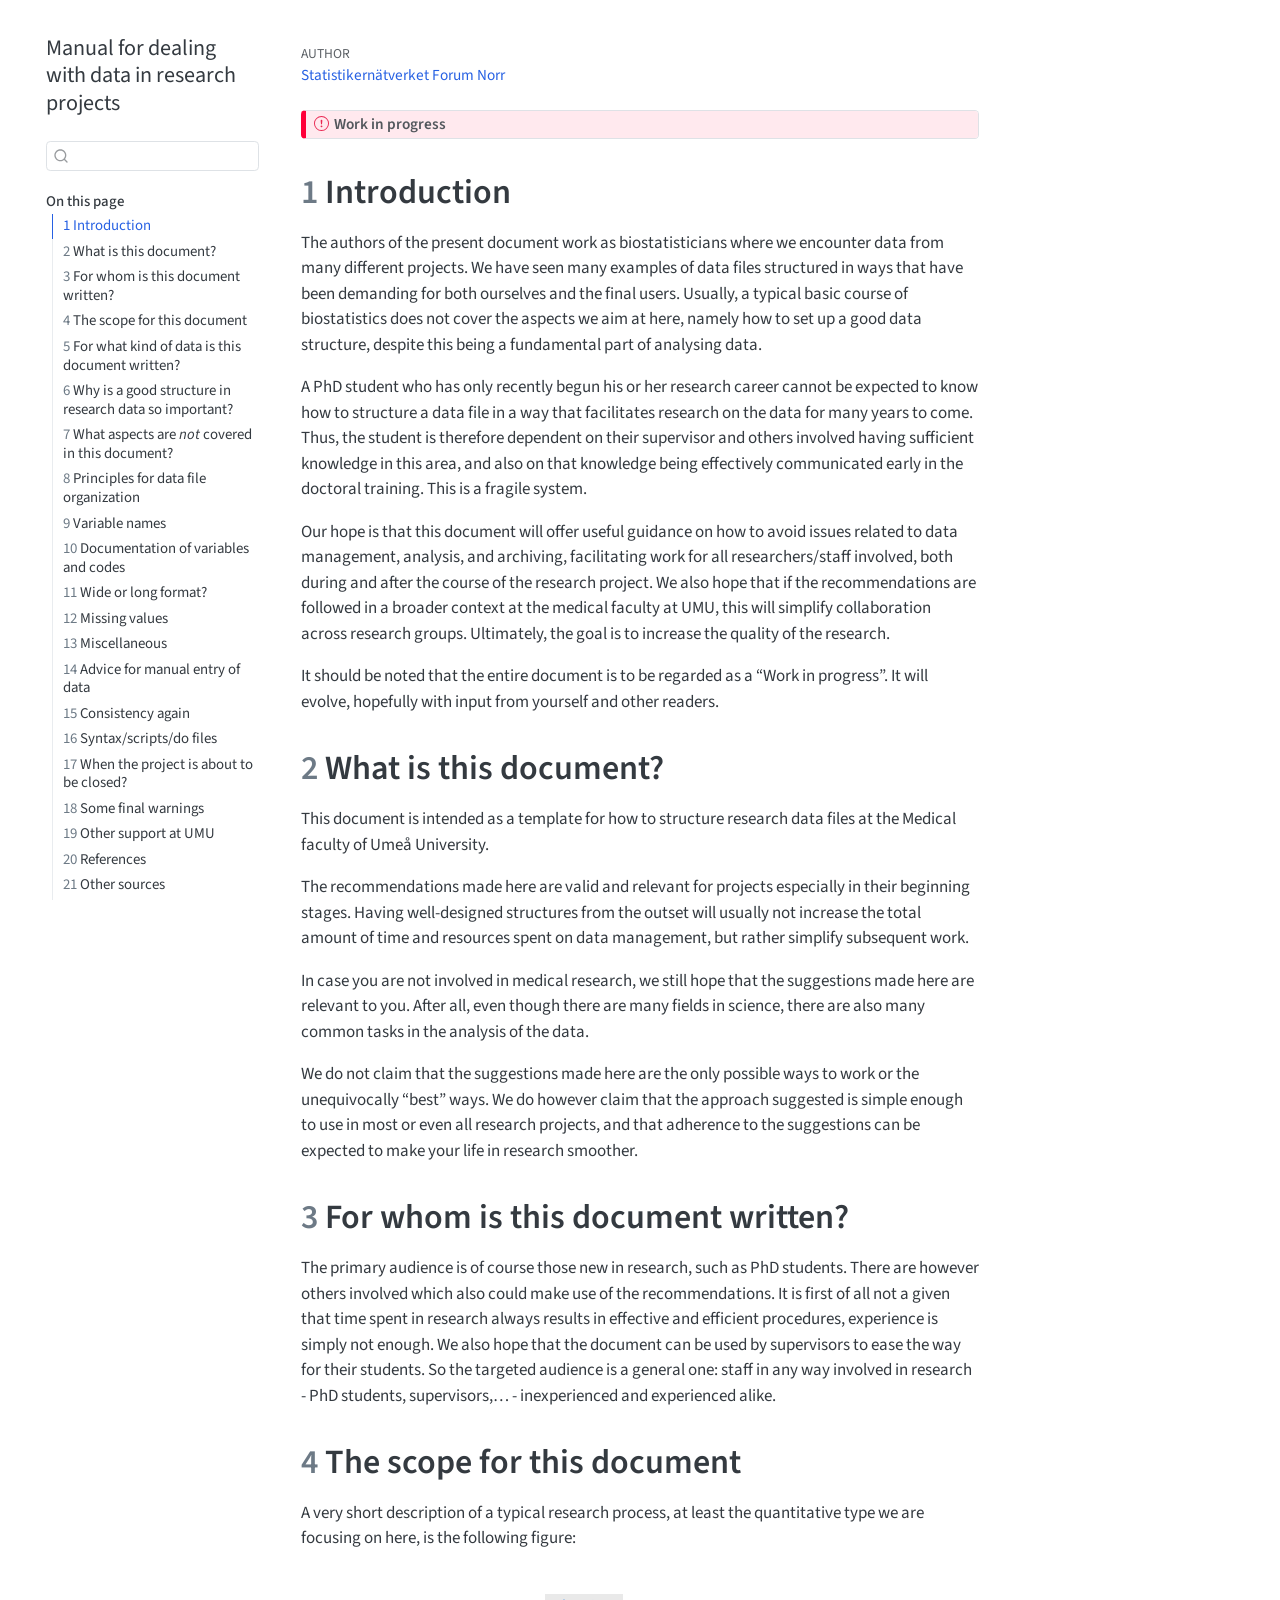
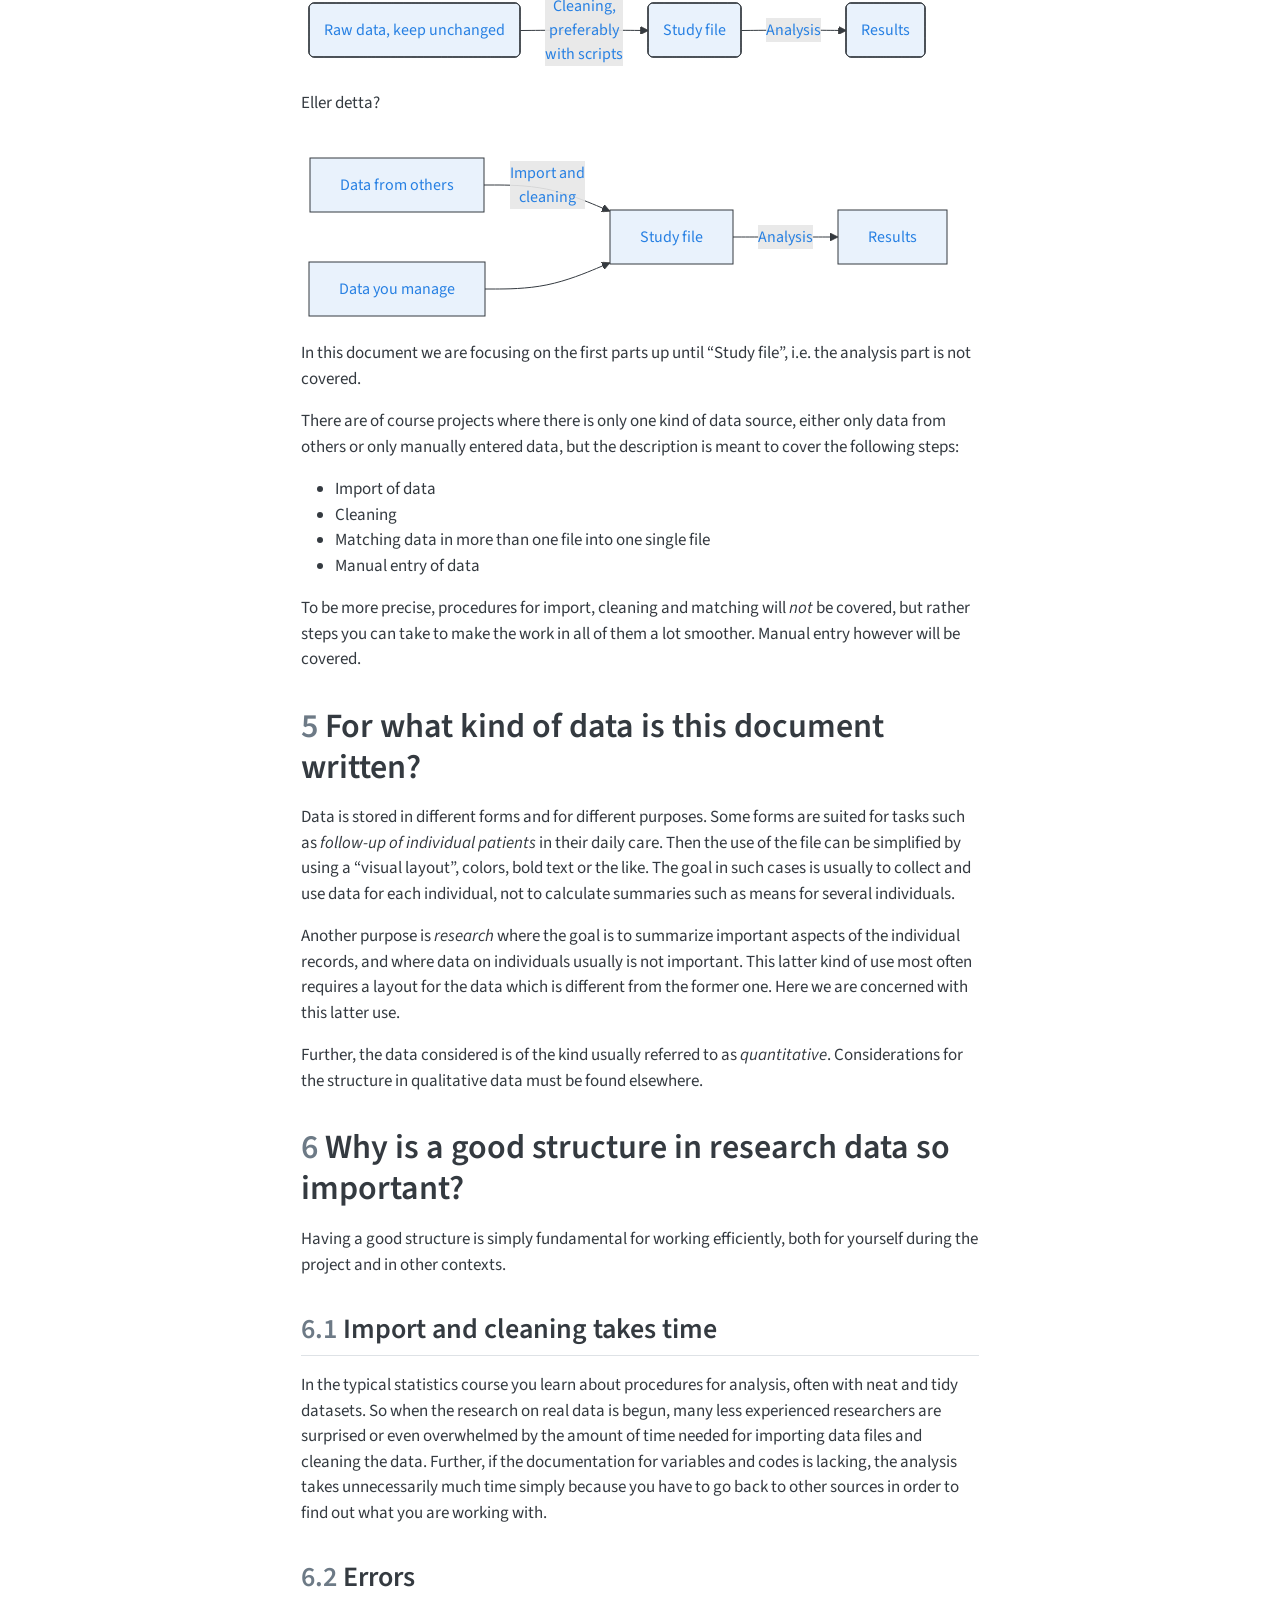
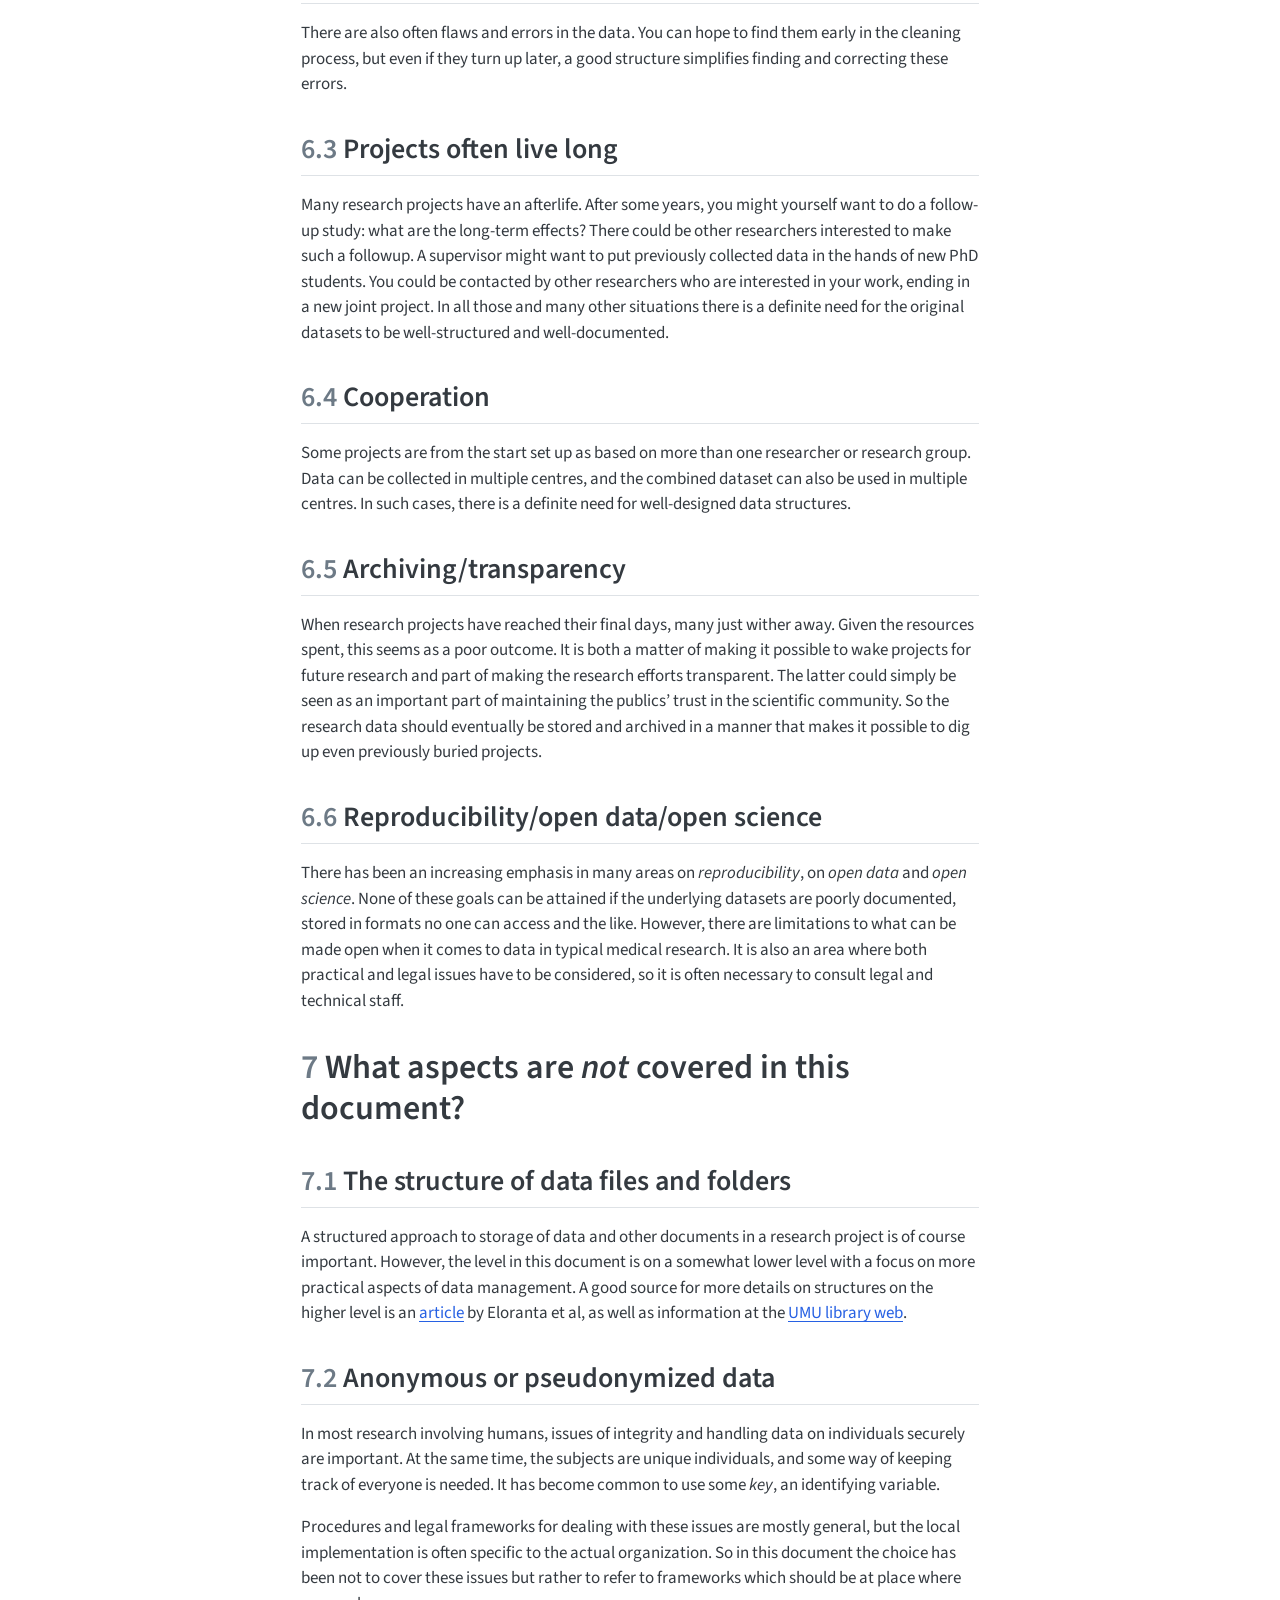
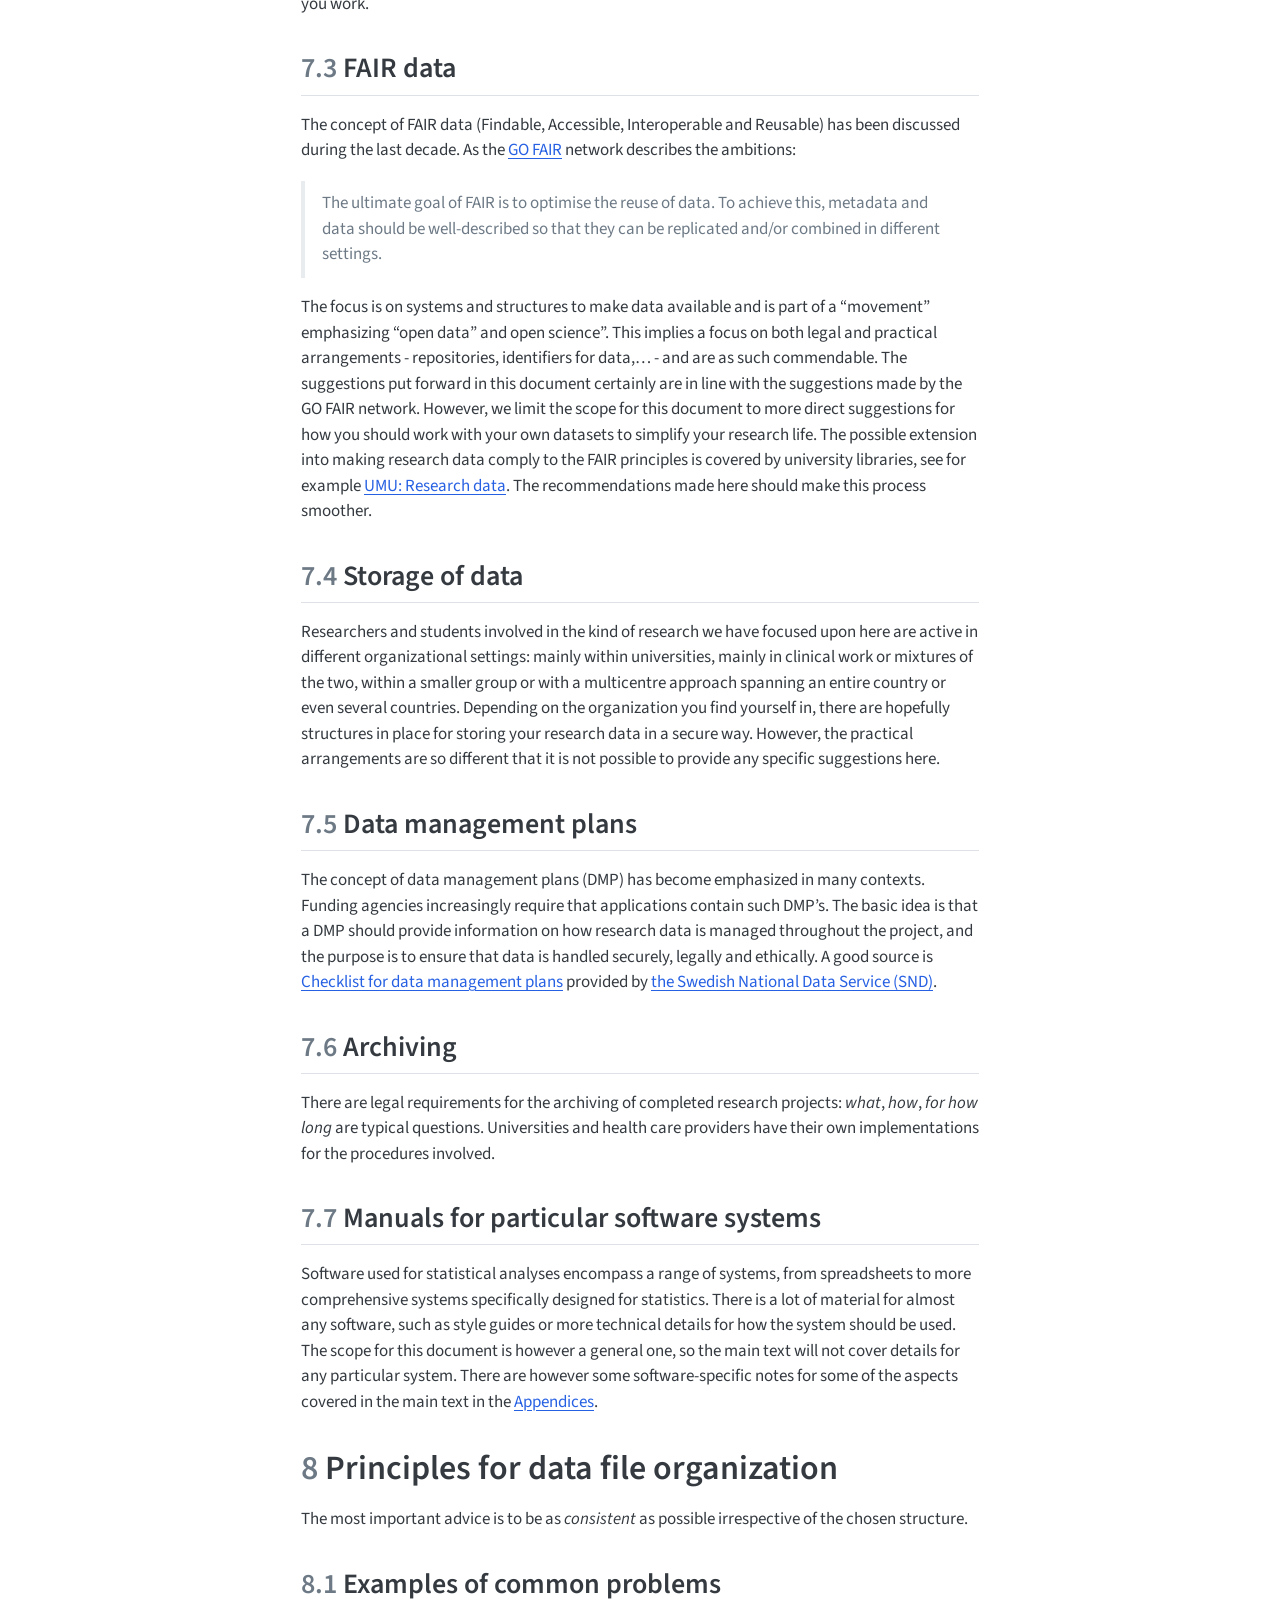
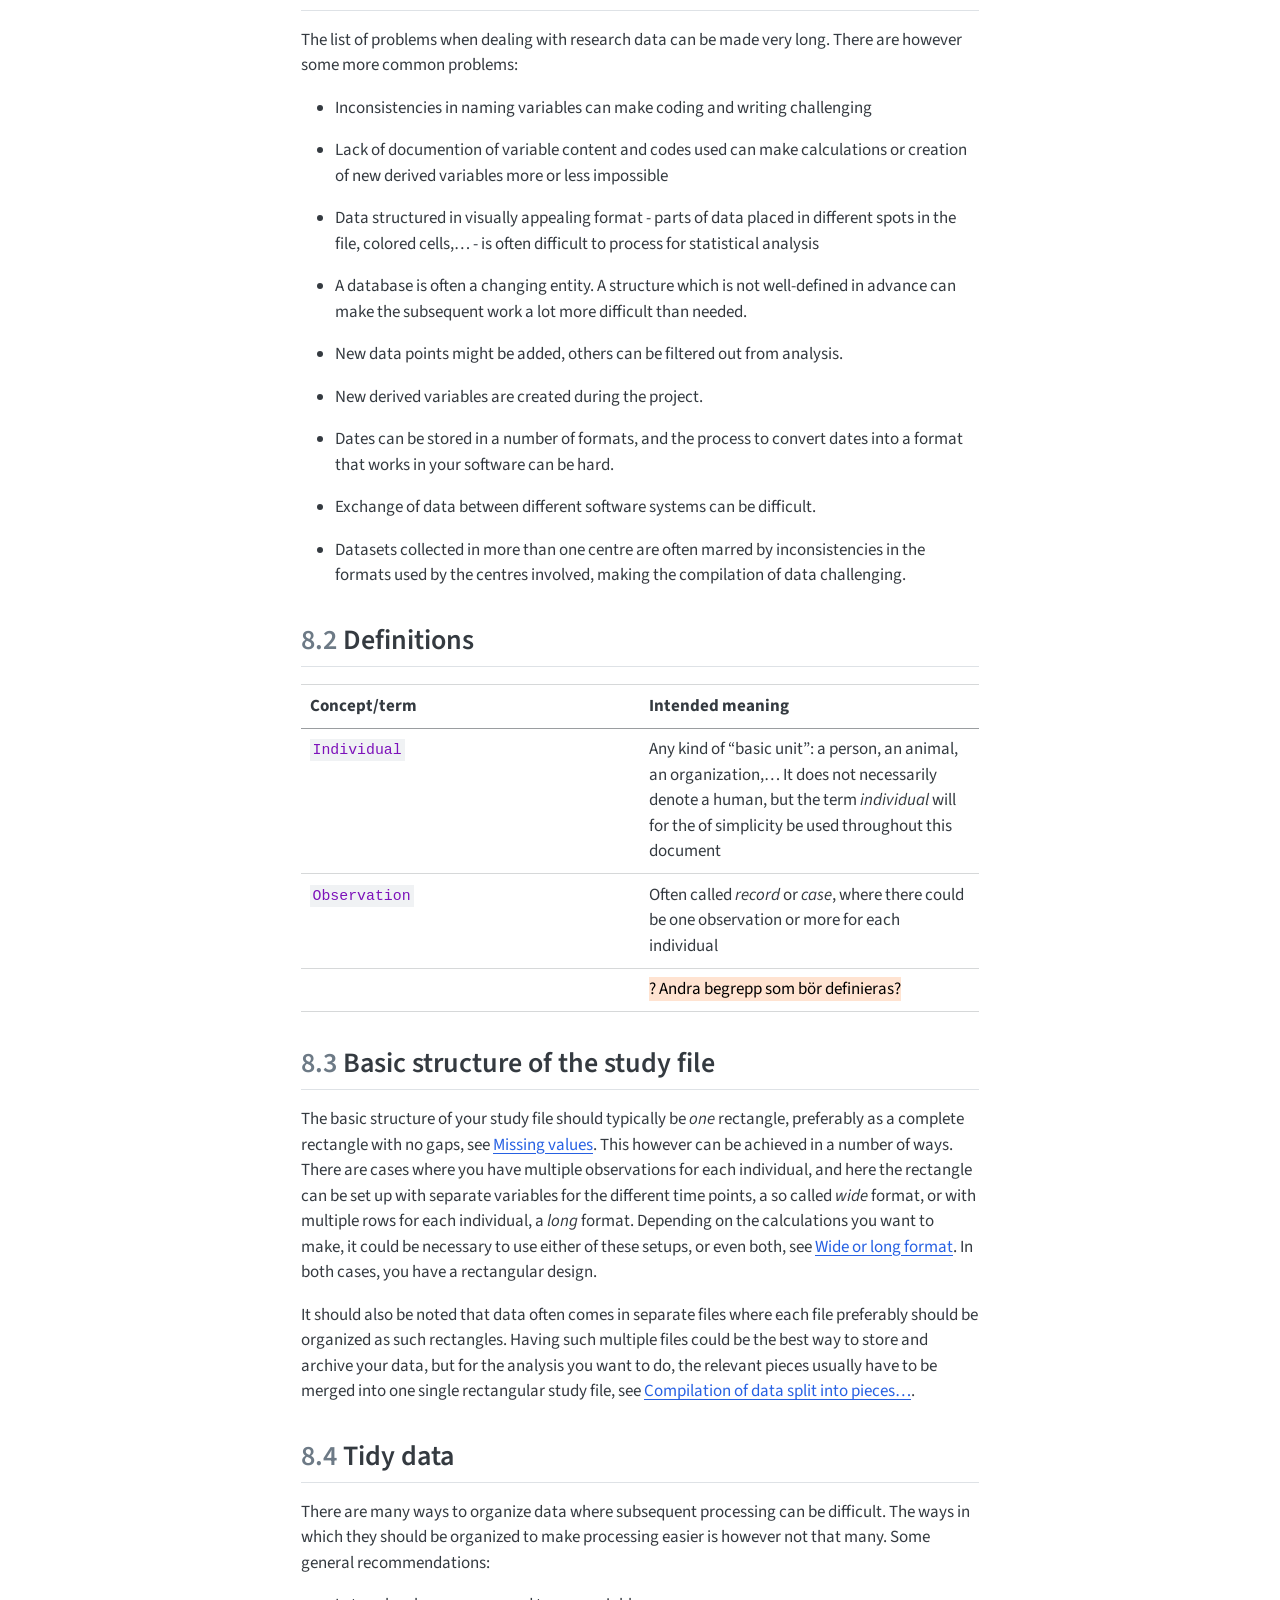
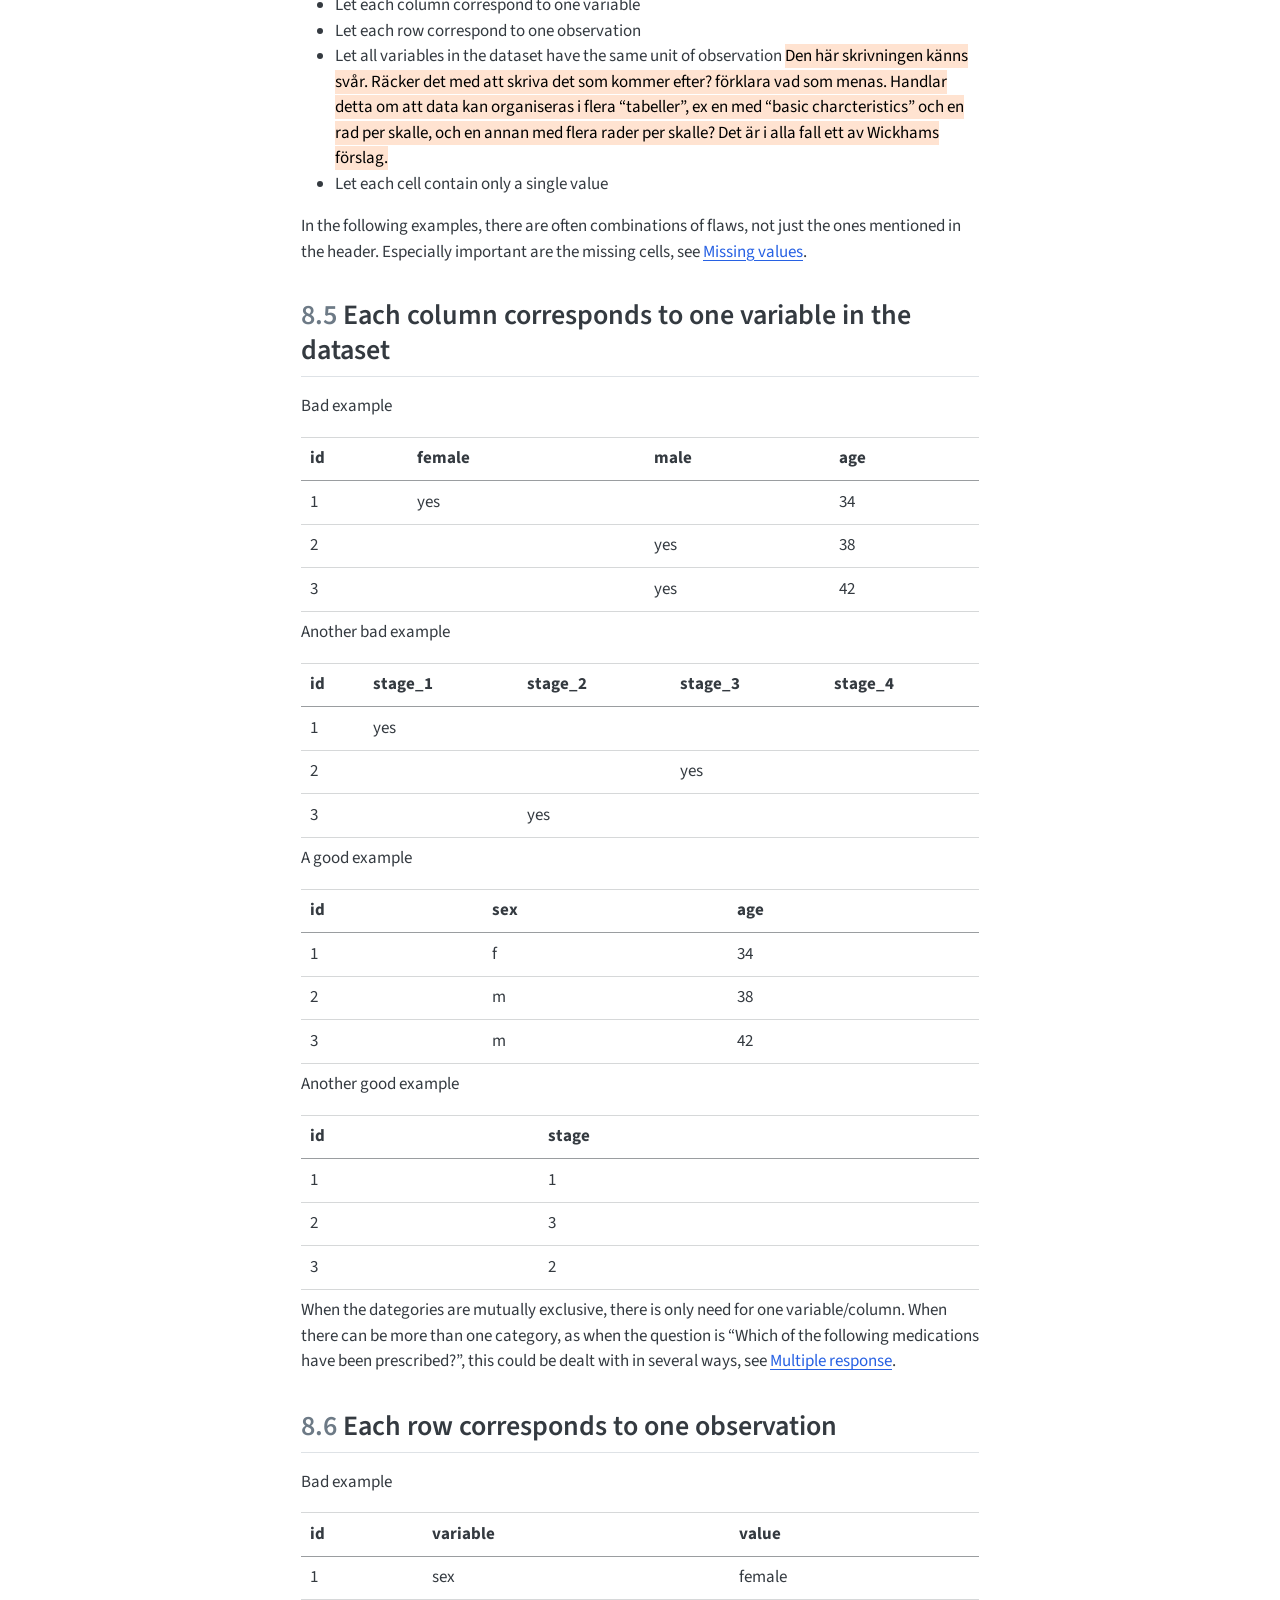
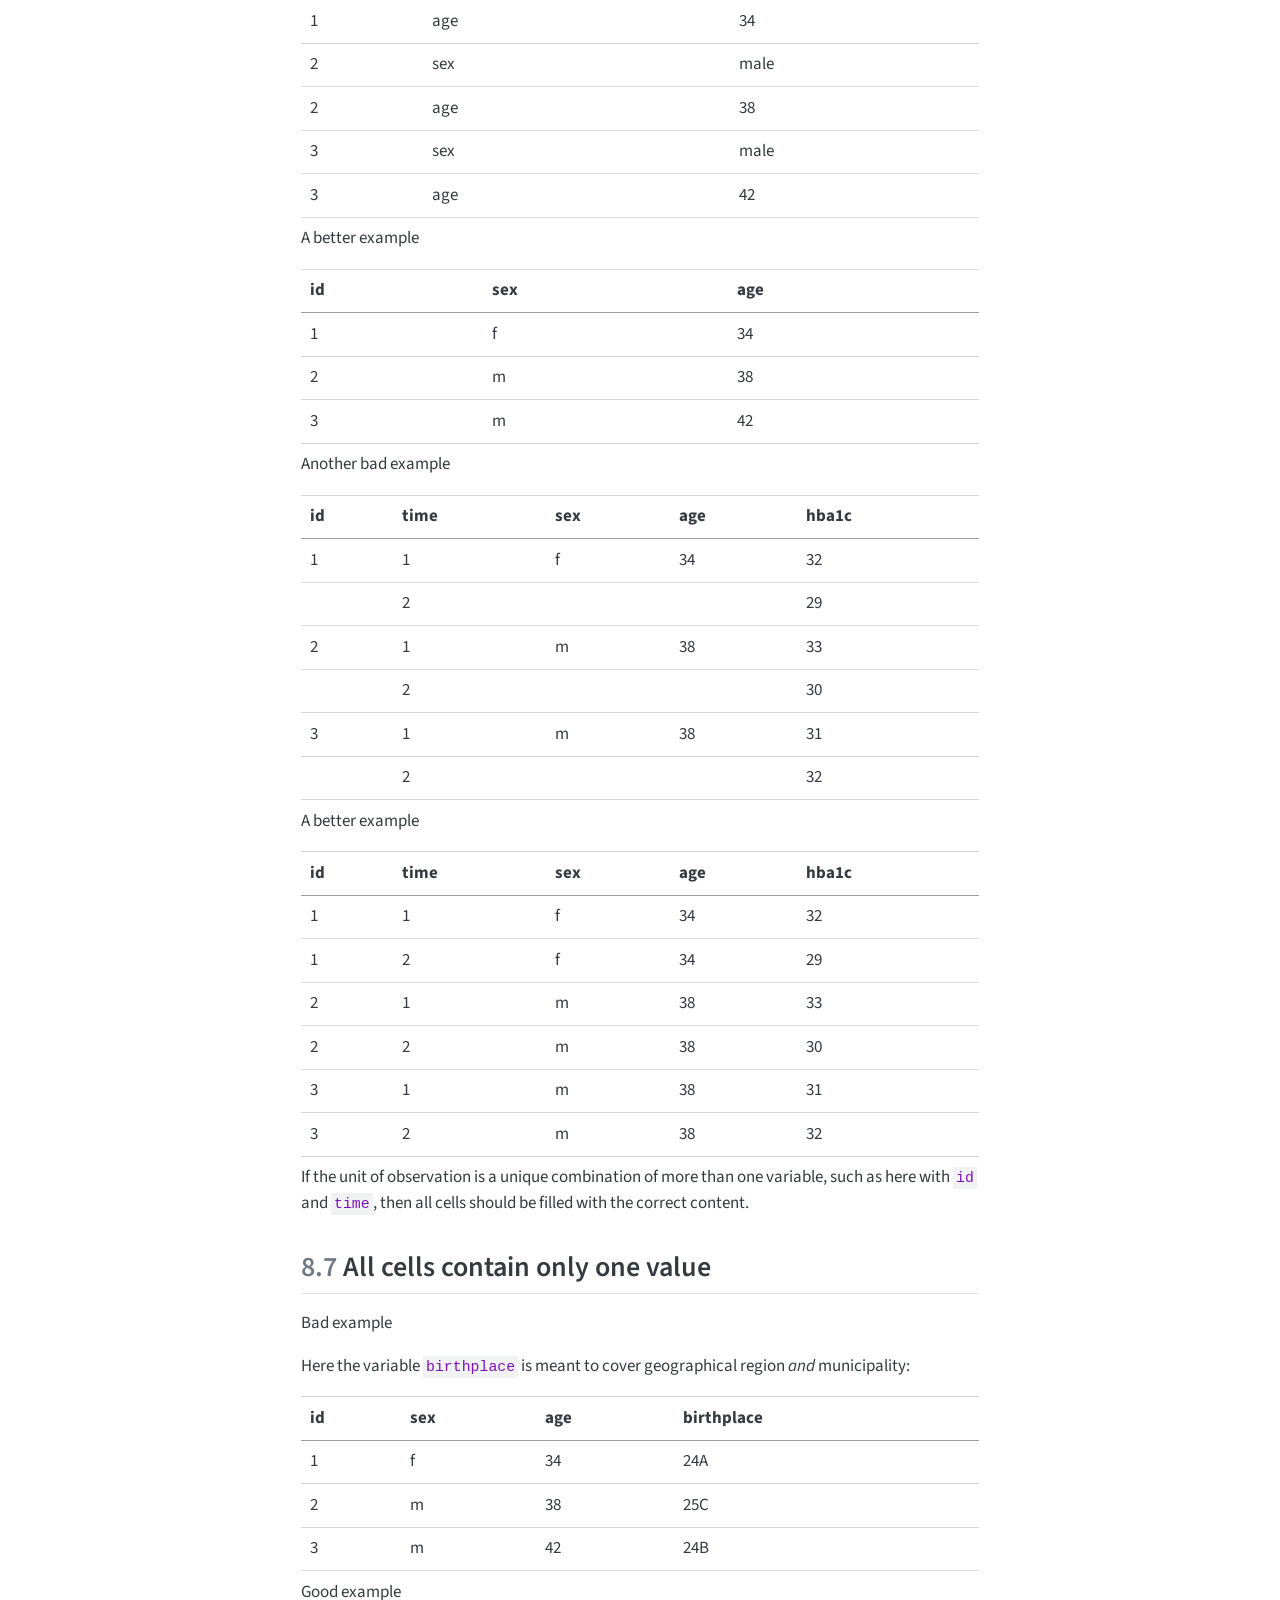
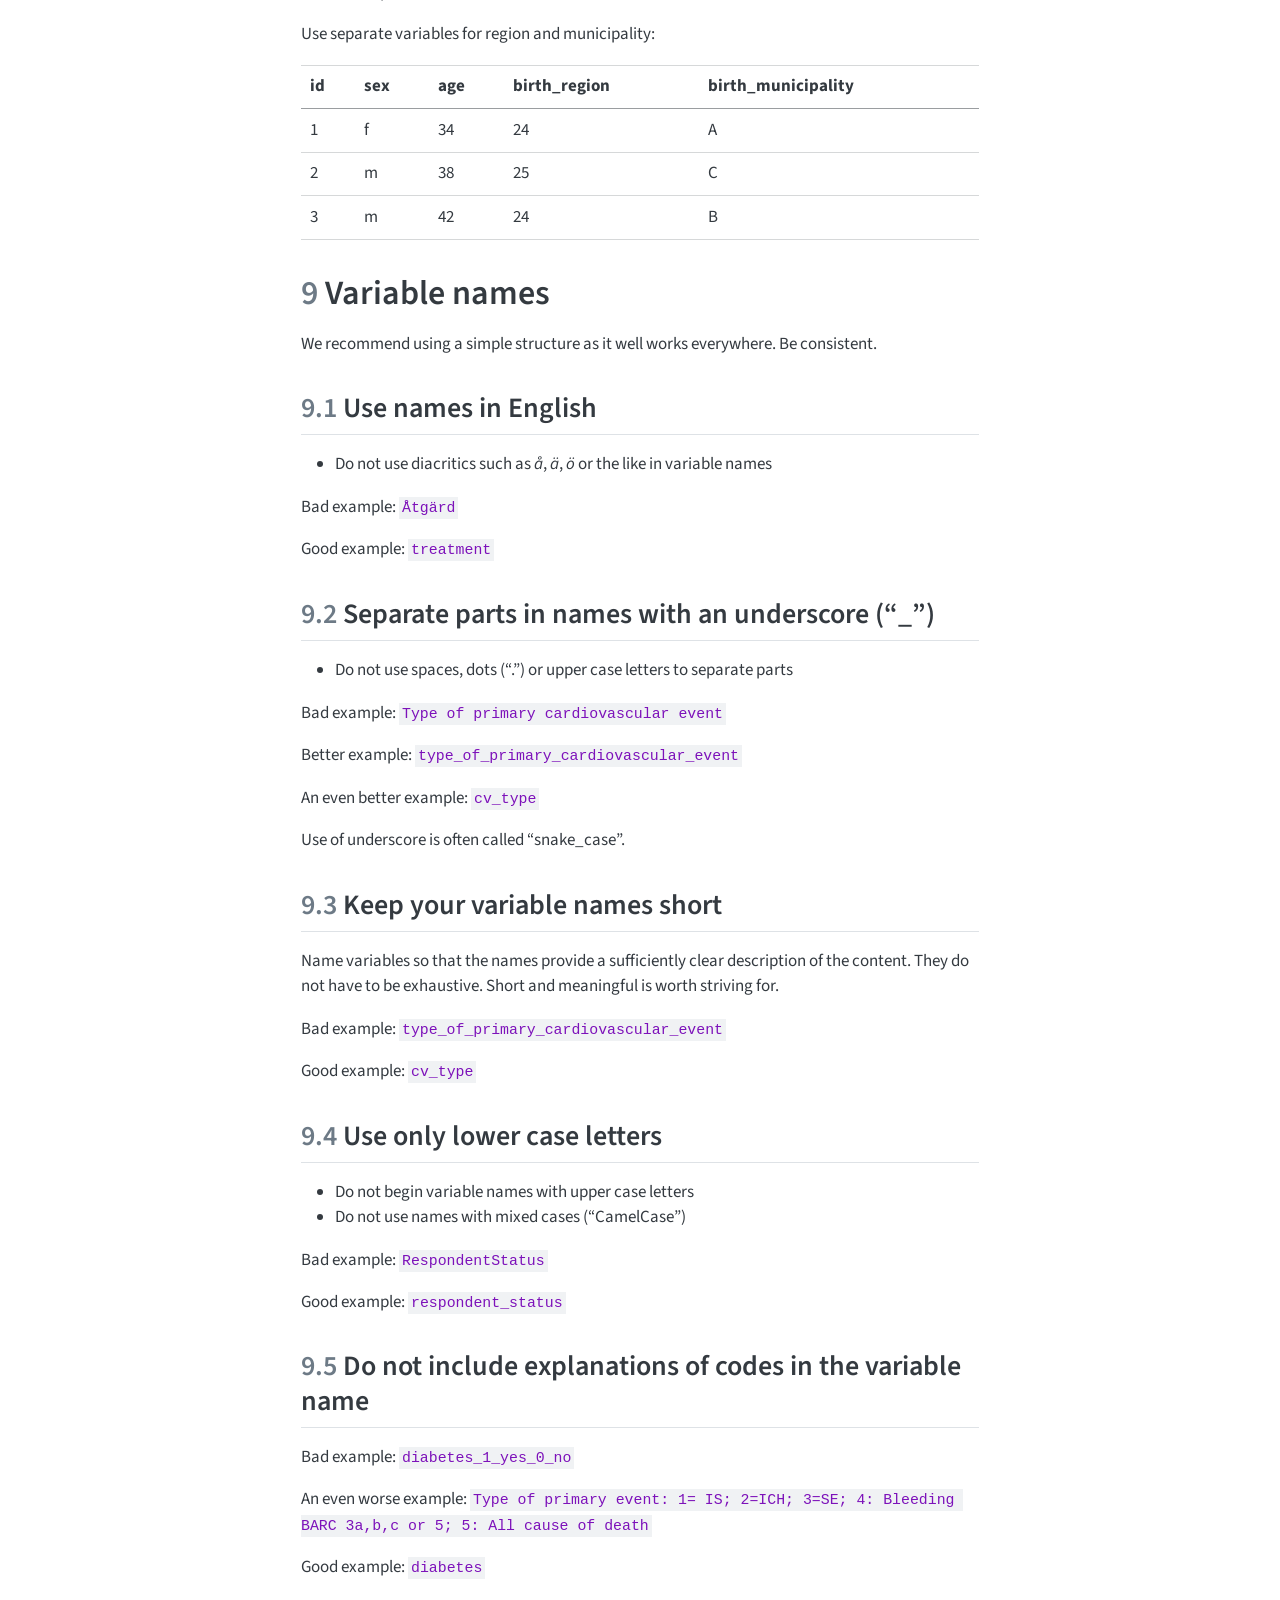
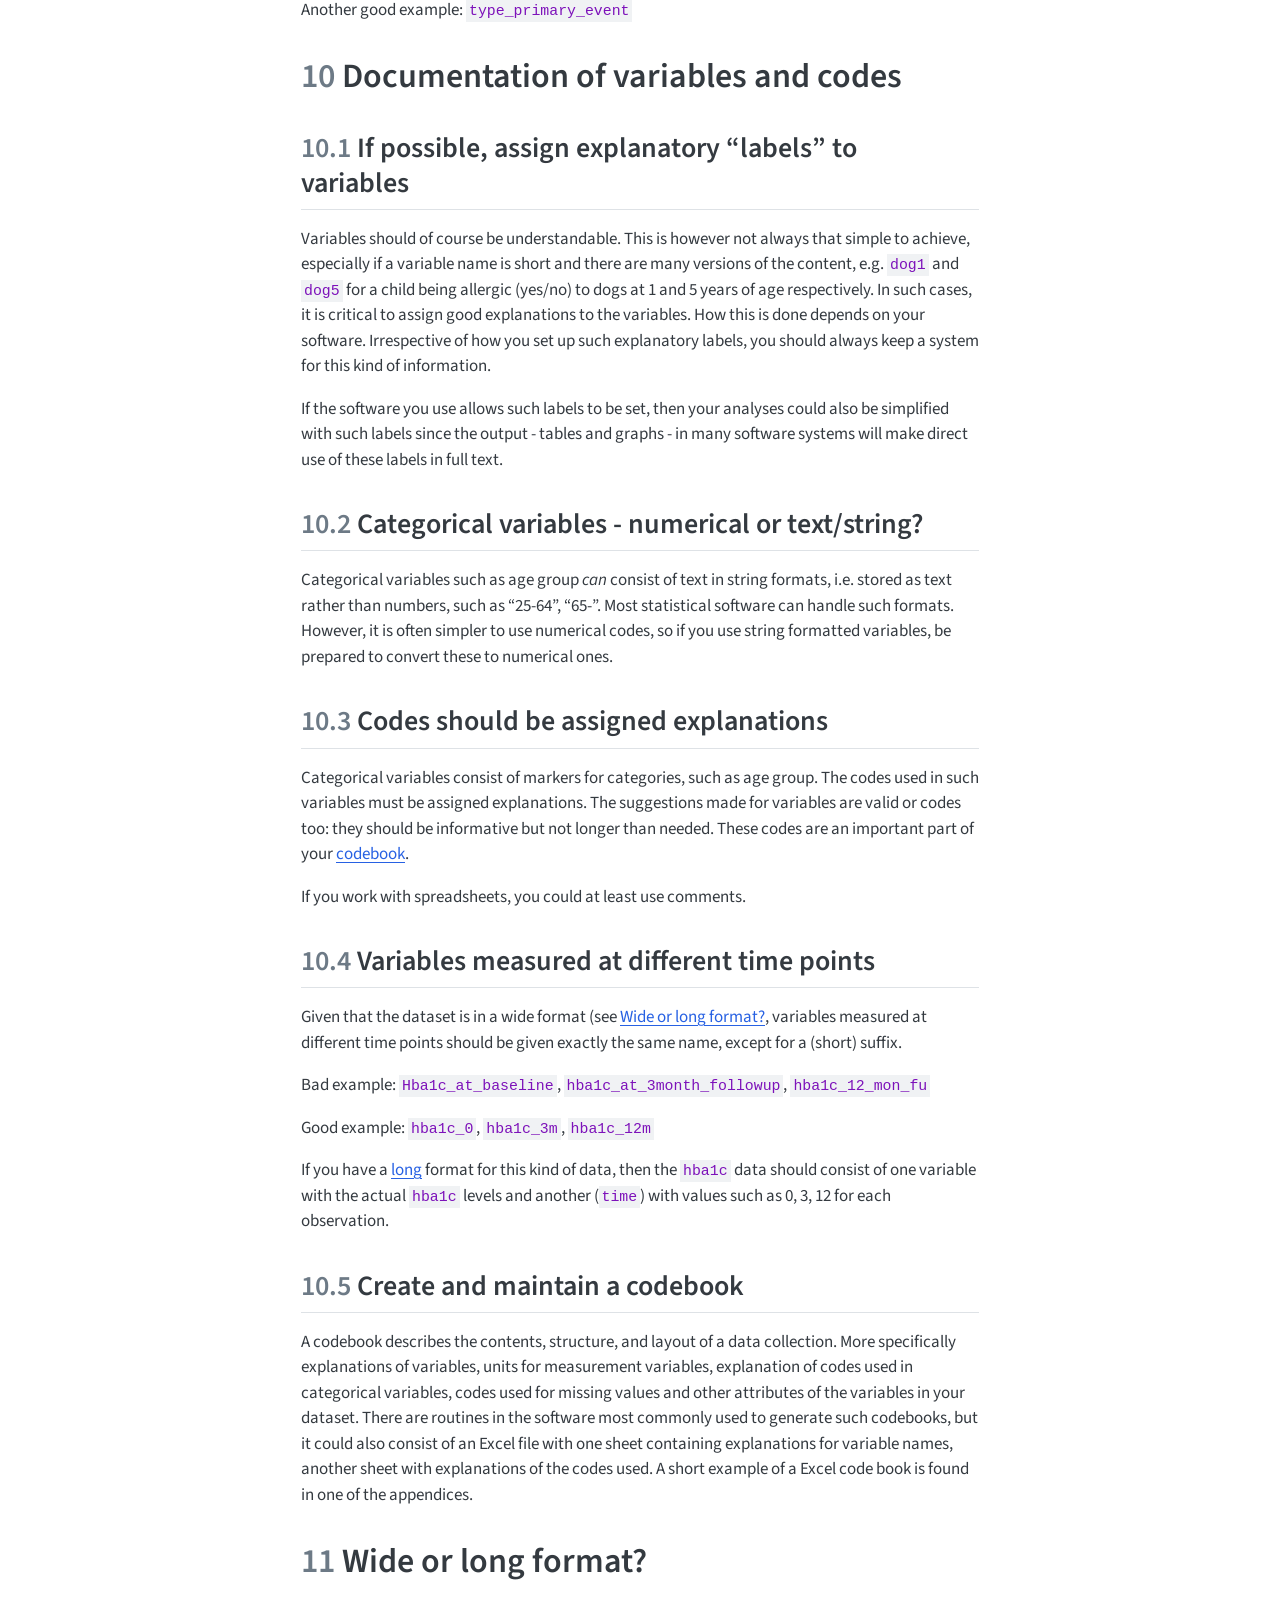
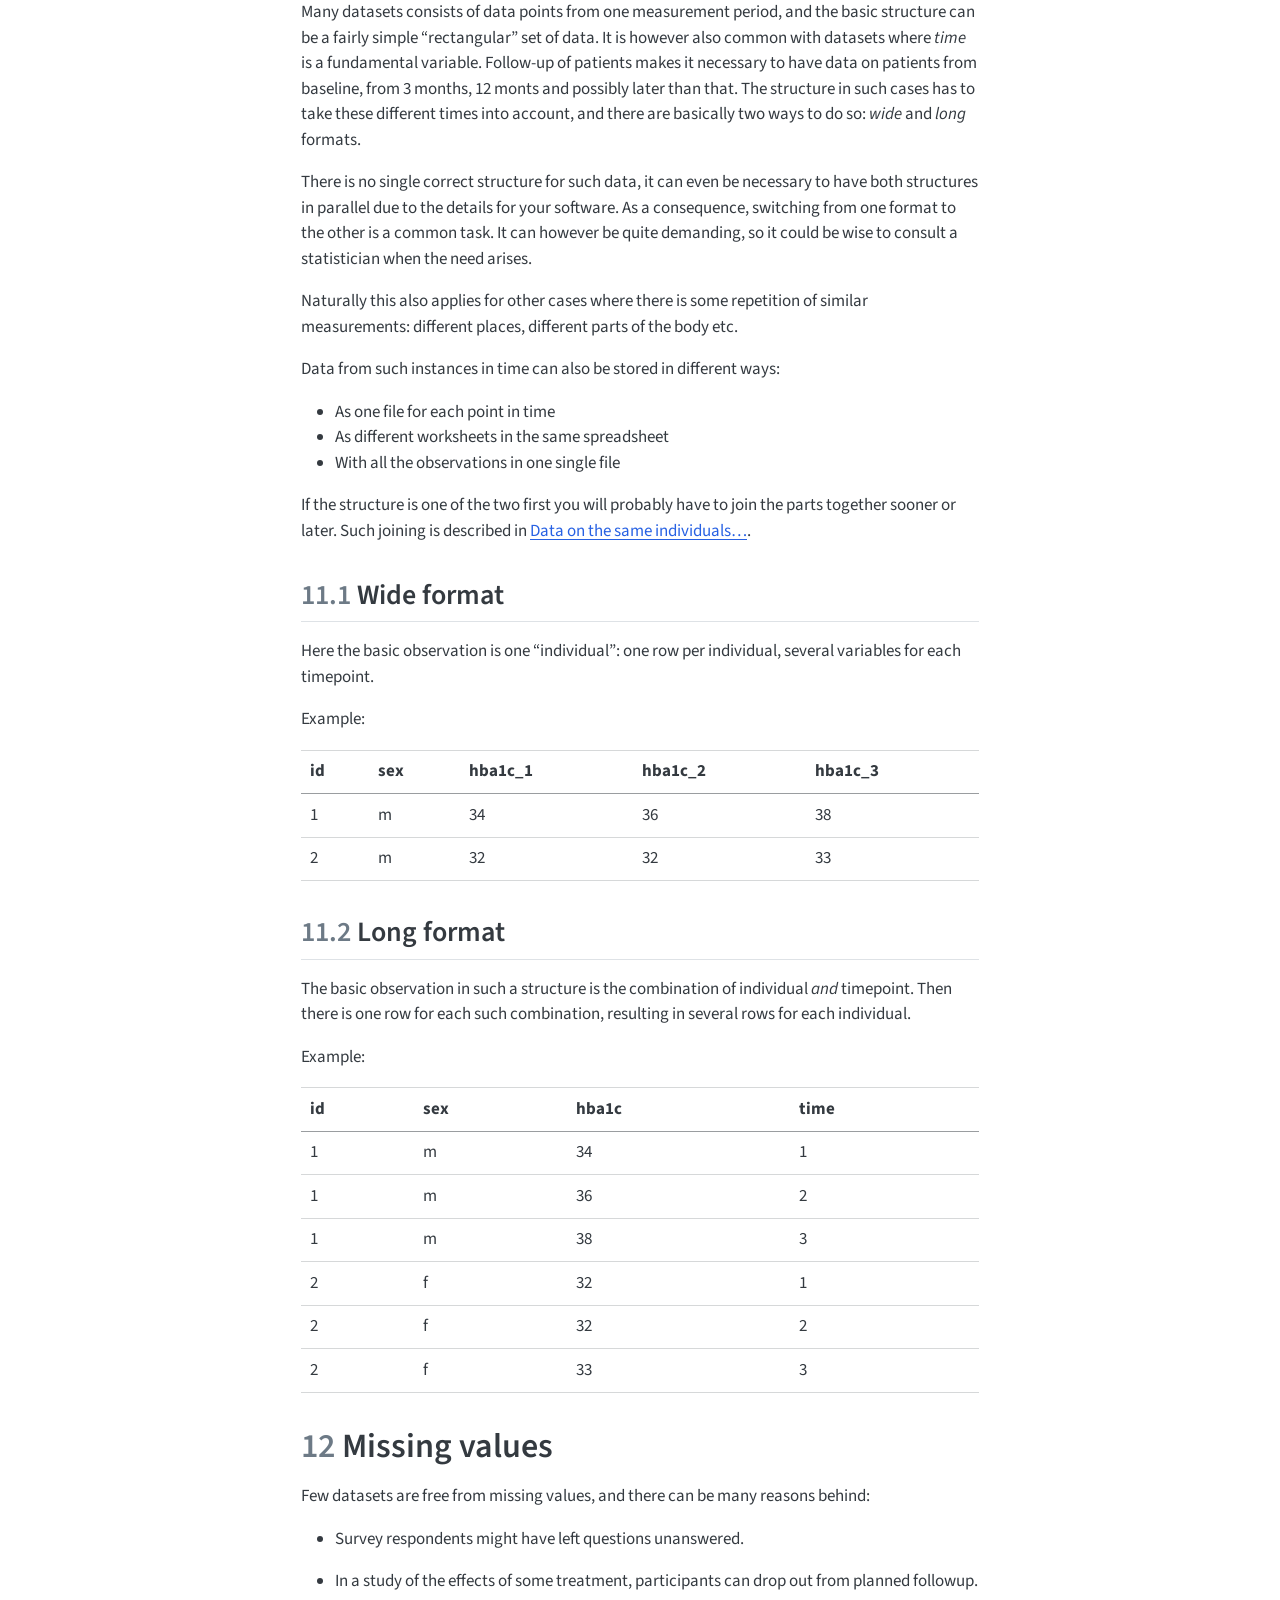
<file: index.html>
<!DOCTYPE html>
<html xmlns="http://www.w3.org/1999/xhtml" lang="en" xml:lang="en"><head>

<meta charset="utf-8">
<meta name="generator" content="quarto-1.10.18">

<meta name="viewport" content="width=device-width, initial-scale=1.0, user-scalable=yes">

<meta name="author" content="Statistikernätverket Forum Norr">

<title>Manual for dealing with data in research projects</title>
<style>
/* Default styles provided by pandoc.
** See https://pandoc.org/MANUAL.html#variables-for-html for config info.
*/
span.smallcaps{font-variant: small-caps;}
div.columns{display: flex; gap: 1.5em;}
div.column{flex: auto;}
@media screen {
div.columns{gap: min(4vw, 1.5em);}
div.column{overflow-x: auto;}
}
div.hanging-indent{margin-left: 1.5em; text-indent: -1.5em;}
ul.task-list{list-style: none;}
ul.task-list li input[type="checkbox"] {
  width: 0.8em;
  margin: 0 0.8em 0.2em -1em; /* quarto-specific, see https://github.com/quarto-dev/quarto-cli/issues/4556 */ 
  vertical-align: middle;
}
</style>


<script src="site_libs/quarto-nav/quarto-nav.js"></script>
<script src="site_libs/quarto-nav/headroom.min.js"></script>
<script src="site_libs/clipboard/clipboard.min.js"></script>
<script src="site_libs/quarto-search/autocomplete.umd.js"></script>
<script src="site_libs/quarto-search/fuse.min.js"></script>
<script src="site_libs/quarto-search/quarto-search.js"></script>
<meta name="quarto:offset" content="./">
<script src="site_libs/quarto-html/quarto.js" type="module"></script>
<script src="site_libs/quarto-html/tabsets/tabsets.js" type="module"></script>
<script src="site_libs/quarto-html/popper.min.js"></script>
<script src="site_libs/quarto-html/tippy.umd.min.js"></script>
<script src="site_libs/quarto-html/anchor.min.js"></script>
<link href="site_libs/quarto-html/tippy.css" rel="stylesheet">
<link href="site_libs/quarto-html/quarto-syntax-highlighting-64a204ab8560d761af7679ceaba22944.css" rel="stylesheet" id="quarto-text-highlighting-styles">
<script src="site_libs/bootstrap/bootstrap.min.js"></script>
<link href="site_libs/bootstrap/bootstrap-icons.css" rel="stylesheet">
<link href="site_libs/bootstrap/bootstrap-55617497126496852ff9f5a59253c640.min.css" rel="stylesheet" append-hash="true" id="quarto-bootstrap" data-mode="light">
<script id="quarto-search-options" type="application/json">{
  "location": "sidebar",
  "copy-button": false,
  "collapse-after": 3,
  "panel-placement": "start",
  "type": "textbox",
  "limit": 50,
  "keyboard-shortcut": [
    "f",
    "/",
    "s"
  ],
  "show-item-context": false,
  "language": {
    "search-no-results-text": "No results",
    "search-matching-documents-text": "matching documents",
    "search-copy-link-title": "Copy link to search",
    "search-hide-matches-text": "Hide additional matches",
    "search-more-match-text": "more match in this document",
    "search-more-matches-text": "more matches in this document",
    "search-clear-button-title": "Clear",
    "search-text-placeholder": "",
    "search-detached-cancel-button-title": "Cancel",
    "search-submit-button-title": "Submit",
    "search-label": "Search"
  }
}</script>
<script src="site_libs/quarto-diagram/mermaid.min.js"></script>
<script src="site_libs/quarto-diagram/mermaid-init.js"></script>
<link href="site_libs/quarto-diagram/mermaid.css" rel="stylesheet">


</head>

<body class="nav-sidebar floating quarto-light">

<div id="quarto-search-results"></div>
  <header id="quarto-header" class="headroom fixed-top">
  <nav class="quarto-secondary-nav">
    <div class="container-fluid d-flex">
      <button type="button" class="quarto-btn-toggle btn" data-bs-toggle="collapse" role="button" data-bs-target=".quarto-sidebar-collapse-item" aria-controls="quarto-sidebar" aria-expanded="false" aria-label="Toggle sidebar navigation" onclick="if (window.quartoToggleHeadroom) { window.quartoToggleHeadroom(); }">
        <i class="bi bi-layout-text-sidebar-reverse"></i>
      </button>
        <nav class="quarto-page-breadcrumbs" aria-label="breadcrumb"><ol class="breadcrumb"><li class="breadcrumb-item">
      Manual for dealing with data in research projects
      </li></ol></nav>
        <a class="flex-grow-1" role="navigation" data-bs-toggle="collapse" data-bs-target=".quarto-sidebar-collapse-item" aria-controls="quarto-sidebar" aria-expanded="false" aria-label="Toggle sidebar navigation" onclick="if (window.quartoToggleHeadroom) { window.quartoToggleHeadroom(); }">      
        </a>
      <button type="button" class="btn quarto-search-button" aria-label="Search" onclick="window.quartoOpenSearch();">
        <i class="bi bi-search"></i>
      </button>
    </div>
  </nav>
</header>
<!-- content -->
<div id="quarto-content" class="quarto-container page-columns page-rows-contents page-layout-article">
<!-- sidebar -->
  <nav id="quarto-sidebar" class="sidebar collapse collapse-horizontal quarto-sidebar-collapse-item sidebar-navigation floating overflow-auto">
    <div class="pt-lg-2 mt-2 text-left sidebar-header">
    <div class="sidebar-title mb-0 py-0">
      <a href="./">Manual for dealing with data in research projects</a> 
    </div>
      </div>
        <div class="mt-2 flex-shrink-0 align-items-center">
        <div class="sidebar-search">
        <div id="quarto-search" class="" title="Search"></div>
        </div>
        </div>
    <nav id="TOC" role="doc-toc" class="toc-active">
    <h2 id="toc-title">On this page</h2>
   
  <ul>
  <li><a href="#introduction" id="toc-introduction" class="nav-link active" data-scroll-target="#introduction"><span class="header-section-number">1</span> Introduction</a></li>
  <li><a href="#what-is-this-document" id="toc-what-is-this-document" class="nav-link" data-scroll-target="#what-is-this-document"><span class="header-section-number">2</span> What is this document?</a></li>
  <li><a href="#for-whom-is-this-document-written" id="toc-for-whom-is-this-document-written" class="nav-link" data-scroll-target="#for-whom-is-this-document-written"><span class="header-section-number">3</span> For whom is this document written?</a></li>
  <li><a href="#the-scope-for-this-document" id="toc-the-scope-for-this-document" class="nav-link" data-scroll-target="#the-scope-for-this-document"><span class="header-section-number">4</span> The scope for this document</a></li>
  <li><a href="#for-what-kind-of-data-is-this-document-written" id="toc-for-what-kind-of-data-is-this-document-written" class="nav-link" data-scroll-target="#for-what-kind-of-data-is-this-document-written"><span class="header-section-number">5</span> For what kind of data is this document written?</a></li>
  <li><a href="#why-is-a-good-structure-in-research-data-so-important" id="toc-why-is-a-good-structure-in-research-data-so-important" class="nav-link" data-scroll-target="#why-is-a-good-structure-in-research-data-so-important"><span class="header-section-number">6</span> Why is a good structure in research data so important?</a>
  <ul class="collapse">
  <li><a href="#import-and-cleaning-takes-time" id="toc-import-and-cleaning-takes-time" class="nav-link" data-scroll-target="#import-and-cleaning-takes-time"><span class="header-section-number">6.1</span> Import and cleaning takes time</a></li>
  <li><a href="#errors" id="toc-errors" class="nav-link" data-scroll-target="#errors"><span class="header-section-number">6.2</span> Errors</a></li>
  <li><a href="#projects-often-live-long" id="toc-projects-often-live-long" class="nav-link" data-scroll-target="#projects-often-live-long"><span class="header-section-number">6.3</span> Projects often live long</a></li>
  <li><a href="#cooperation" id="toc-cooperation" class="nav-link" data-scroll-target="#cooperation"><span class="header-section-number">6.4</span> Cooperation</a></li>
  <li><a href="#archivingtransparency" id="toc-archivingtransparency" class="nav-link" data-scroll-target="#archivingtransparency"><span class="header-section-number">6.5</span> Archiving/transparency</a></li>
  <li><a href="#reproducibilityopen-dataopen-science" id="toc-reproducibilityopen-dataopen-science" class="nav-link" data-scroll-target="#reproducibilityopen-dataopen-science"><span class="header-section-number">6.6</span> Reproducibility/open data/open science</a></li>
  </ul></li>
  <li><a href="#what-aspects-are-not-covered-in-this-document" id="toc-what-aspects-are-not-covered-in-this-document" class="nav-link" data-scroll-target="#what-aspects-are-not-covered-in-this-document"><span class="header-section-number">7</span> What aspects are <em>not</em> covered in this document?</a>
  <ul class="collapse">
  <li><a href="#the-structure-of-data-files-and-folders" id="toc-the-structure-of-data-files-and-folders" class="nav-link" data-scroll-target="#the-structure-of-data-files-and-folders"><span class="header-section-number">7.1</span> The structure of data files and folders</a></li>
  <li><a href="#anonymous-or-pseudonymized-data" id="toc-anonymous-or-pseudonymized-data" class="nav-link" data-scroll-target="#anonymous-or-pseudonymized-data"><span class="header-section-number">7.2</span> Anonymous or pseudonymized data</a></li>
  <li><a href="#fair-data" id="toc-fair-data" class="nav-link" data-scroll-target="#fair-data"><span class="header-section-number">7.3</span> FAIR data</a></li>
  <li><a href="#storage-of-data" id="toc-storage-of-data" class="nav-link" data-scroll-target="#storage-of-data"><span class="header-section-number">7.4</span> Storage of data</a></li>
  <li><a href="#data-management-plans" id="toc-data-management-plans" class="nav-link" data-scroll-target="#data-management-plans"><span class="header-section-number">7.5</span> Data management plans</a></li>
  <li><a href="#archiving" id="toc-archiving" class="nav-link" data-scroll-target="#archiving"><span class="header-section-number">7.6</span> Archiving</a></li>
  <li><a href="#manuals-for-particular-software-systems" id="toc-manuals-for-particular-software-systems" class="nav-link" data-scroll-target="#manuals-for-particular-software-systems"><span class="header-section-number">7.7</span> Manuals for particular software systems</a></li>
  </ul></li>
  <li><a href="#principles-for-data-file-organization" id="toc-principles-for-data-file-organization" class="nav-link" data-scroll-target="#principles-for-data-file-organization"><span class="header-section-number">8</span> Principles for data file organization</a>
  <ul class="collapse">
  <li><a href="#examples-of-common-problems" id="toc-examples-of-common-problems" class="nav-link" data-scroll-target="#examples-of-common-problems"><span class="header-section-number">8.1</span> Examples of common problems</a></li>
  <li><a href="#definitions" id="toc-definitions" class="nav-link" data-scroll-target="#definitions"><span class="header-section-number">8.2</span> Definitions</a></li>
  <li><a href="#basic-structure-of-the-study-file" id="toc-basic-structure-of-the-study-file" class="nav-link" data-scroll-target="#basic-structure-of-the-study-file"><span class="header-section-number">8.3</span> Basic structure of the study file</a></li>
  <li><a href="#tidy-data" id="toc-tidy-data" class="nav-link" data-scroll-target="#tidy-data"><span class="header-section-number">8.4</span> Tidy data</a></li>
  <li><a href="#each-column-corresponds-to-one-variable-in-the-dataset" id="toc-each-column-corresponds-to-one-variable-in-the-dataset" class="nav-link" data-scroll-target="#each-column-corresponds-to-one-variable-in-the-dataset"><span class="header-section-number">8.5</span> Each column corresponds to one variable in the dataset</a></li>
  <li><a href="#each-row-corresponds-to-one-observation" id="toc-each-row-corresponds-to-one-observation" class="nav-link" data-scroll-target="#each-row-corresponds-to-one-observation"><span class="header-section-number">8.6</span> Each row corresponds to one observation</a></li>
  <li><a href="#all-cells-contain-only-one-value" id="toc-all-cells-contain-only-one-value" class="nav-link" data-scroll-target="#all-cells-contain-only-one-value"><span class="header-section-number">8.7</span> All cells contain only one value</a></li>
  </ul></li>
  <li><a href="#variable-names" id="toc-variable-names" class="nav-link" data-scroll-target="#variable-names"><span class="header-section-number">9</span> Variable names</a>
  <ul class="collapse">
  <li><a href="#use-names-in-english" id="toc-use-names-in-english" class="nav-link" data-scroll-target="#use-names-in-english"><span class="header-section-number">9.1</span> Use names in English</a></li>
  <li><a href="#separate-parts-in-names-with-an-underscore-_" id="toc-separate-parts-in-names-with-an-underscore-_" class="nav-link" data-scroll-target="#separate-parts-in-names-with-an-underscore-_"><span class="header-section-number">9.2</span> Separate parts in names with an underscore (“_”)</a></li>
  <li><a href="#keep-your-variable-names-short" id="toc-keep-your-variable-names-short" class="nav-link" data-scroll-target="#keep-your-variable-names-short"><span class="header-section-number">9.3</span> Keep your variable names short</a></li>
  <li><a href="#use-only-lower-case-letters" id="toc-use-only-lower-case-letters" class="nav-link" data-scroll-target="#use-only-lower-case-letters"><span class="header-section-number">9.4</span> Use only lower case letters</a></li>
  <li><a href="#do-not-include-explanations-of-codes-in-the-variable-name" id="toc-do-not-include-explanations-of-codes-in-the-variable-name" class="nav-link" data-scroll-target="#do-not-include-explanations-of-codes-in-the-variable-name"><span class="header-section-number">9.5</span> Do not include explanations of codes in the variable name</a></li>
  </ul></li>
  <li><a href="#documentation-of-variables-and-codes" id="toc-documentation-of-variables-and-codes" class="nav-link" data-scroll-target="#documentation-of-variables-and-codes"><span class="header-section-number">10</span> Documentation of variables and codes</a>
  <ul class="collapse">
  <li><a href="#if-possible-assign-explanatory-labels-to-variables" id="toc-if-possible-assign-explanatory-labels-to-variables" class="nav-link" data-scroll-target="#if-possible-assign-explanatory-labels-to-variables"><span class="header-section-number">10.1</span> If possible, assign explanatory “labels” to variables</a></li>
  <li><a href="#categorical-variables---numerical-or-textstring" id="toc-categorical-variables---numerical-or-textstring" class="nav-link" data-scroll-target="#categorical-variables---numerical-or-textstring"><span class="header-section-number">10.2</span> Categorical variables - numerical or text/string?</a></li>
  <li><a href="#codes-should-be-assigned-explanations" id="toc-codes-should-be-assigned-explanations" class="nav-link" data-scroll-target="#codes-should-be-assigned-explanations"><span class="header-section-number">10.3</span> Codes should be assigned explanations</a></li>
  <li><a href="#variables-measured-at-different-time-points" id="toc-variables-measured-at-different-time-points" class="nav-link" data-scroll-target="#variables-measured-at-different-time-points"><span class="header-section-number">10.4</span> Variables measured at different time points</a></li>
  <li><a href="#create-and-maintain-a-codebook" id="toc-create-and-maintain-a-codebook" class="nav-link" data-scroll-target="#create-and-maintain-a-codebook"><span class="header-section-number">10.5</span> Create and maintain a codebook</a></li>
  </ul></li>
  <li><a href="#wide-or-long-format" id="toc-wide-or-long-format" class="nav-link" data-scroll-target="#wide-or-long-format"><span class="header-section-number">11</span> Wide or long format?</a>
  <ul class="collapse">
  <li><a href="#wide-format" id="toc-wide-format" class="nav-link" data-scroll-target="#wide-format"><span class="header-section-number">11.1</span> Wide format</a></li>
  <li><a href="#long-format" id="toc-long-format" class="nav-link" data-scroll-target="#long-format"><span class="header-section-number">11.2</span> Long format</a></li>
  </ul></li>
  <li><a href="#missing-values" id="toc-missing-values" class="nav-link" data-scroll-target="#missing-values"><span class="header-section-number">12</span> Missing values</a></li>
  <li><a href="#miscellaneous" id="toc-miscellaneous" class="nav-link" data-scroll-target="#miscellaneous"><span class="header-section-number">13</span> Miscellaneous</a>
  <ul class="collapse">
  <li><a href="#data-on-the-same-individuals-in-more-than-one-place" id="toc-data-on-the-same-individuals-in-more-than-one-place" class="nav-link" data-scroll-target="#data-on-the-same-individuals-in-more-than-one-place"><span class="header-section-number">13.1</span> Data on the same individuals in more than one place</a></li>
  <li><a href="#compilation-of-data-split-into-pieces-into-one-dataset" id="toc-compilation-of-data-split-into-pieces-into-one-dataset" class="nav-link" data-scroll-target="#compilation-of-data-split-into-pieces-into-one-dataset"><span class="header-section-number">13.2</span> Compilation of data split into pieces into one dataset</a></li>
  <li><a href="#import-of-files-from-others" id="toc-import-of-files-from-others" class="nav-link" data-scroll-target="#import-of-files-from-others"><span class="header-section-number">13.3</span> Import of files from others</a></li>
  <li><a href="#should-all-parts-of-the-datasets-be-put-in-good-order" id="toc-should-all-parts-of-the-datasets-be-put-in-good-order" class="nav-link" data-scroll-target="#should-all-parts-of-the-datasets-be-put-in-good-order"><span class="header-section-number">13.4</span> Should all parts of the datasets be put in good order?</a></li>
  <li><a href="#the-raw-data-file" id="toc-the-raw-data-file" class="nav-link" data-scroll-target="#the-raw-data-file"><span class="header-section-number">13.5</span> The raw data file</a></li>
  <li><a href="#how-should-additions-and-corrections-to-data-files-be-made" id="toc-how-should-additions-and-corrections-to-data-files-be-made" class="nav-link" data-scroll-target="#how-should-additions-and-corrections-to-data-files-be-made"><span class="header-section-number">13.6</span> How should additions and corrections to data files be made?</a></li>
  <li><a href="#backup" id="toc-backup" class="nav-link" data-scroll-target="#backup"><span class="header-section-number">13.7</span> Backup</a></li>
  <li><a href="#version-control" id="toc-version-control" class="nav-link" data-scroll-target="#version-control"><span class="header-section-number">13.8</span> Version control</a></li>
  <li><a href="#multiple-response" id="toc-multiple-response" class="nav-link" data-scroll-target="#multiple-response"><span class="header-section-number">13.9</span> Multiple response</a>
  <ul class="collapse">
  <li><a href="#only-a-few-combinations-mostly-only-one-of-the-alternative-is-chosen" id="toc-only-a-few-combinations-mostly-only-one-of-the-alternative-is-chosen" class="nav-link" data-scroll-target="#only-a-few-combinations-mostly-only-one-of-the-alternative-is-chosen"><span class="header-section-number">13.9.1</span> Only a few combinations, mostly only one of the alternative is chosen</a></li>
  <li><a href="#many-possible-combinations" id="toc-many-possible-combinations" class="nav-link" data-scroll-target="#many-possible-combinations"><span class="header-section-number">13.9.2</span> Many possible combinations</a></li>
  </ul></li>
  </ul></li>
  <li><a href="#advice-for-manual-entry-of-data" id="toc-advice-for-manual-entry-of-data" class="nav-link" data-scroll-target="#advice-for-manual-entry-of-data"><span class="header-section-number">14</span> Advice for manual entry of data</a>
  <ul class="collapse">
  <li><a href="#systems-for-data-entry" id="toc-systems-for-data-entry" class="nav-link" data-scroll-target="#systems-for-data-entry"><span class="header-section-number">14.1</span> Systems for data entry</a></li>
  <li><a href="#keep-the-structure-simple-in-order-to-minimize-errors" id="toc-keep-the-structure-simple-in-order-to-minimize-errors" class="nav-link" data-scroll-target="#keep-the-structure-simple-in-order-to-minimize-errors"><span class="header-section-number">14.2</span> Keep the structure simple in order to minimize errors</a></li>
  <li><a href="#different-worksheets-or-different-files-for-data-in-the-same-individuals" id="toc-different-worksheets-or-different-files-for-data-in-the-same-individuals" class="nav-link" data-scroll-target="#different-worksheets-or-different-files-for-data-in-the-same-individuals"><span class="header-section-number">14.3</span> Different worksheets or different files for data in the same individuals</a></li>
  <li><a href="#if-there-are-questions-put-comments-in-adjoining-columns" id="toc-if-there-are-questions-put-comments-in-adjoining-columns" class="nav-link" data-scroll-target="#if-there-are-questions-put-comments-in-adjoining-columns"><span class="header-section-number">14.4</span> If there are questions, put comments in adjoining columns</a></li>
  <li><a href="#dates" id="toc-dates" class="nav-link" data-scroll-target="#dates"><span class="header-section-number">14.5</span> Dates</a></li>
  <li><a href="#no-calculated-values-in-the-raw-data-files" id="toc-no-calculated-values-in-the-raw-data-files" class="nav-link" data-scroll-target="#no-calculated-values-in-the-raw-data-files"><span class="header-section-number">14.6</span> No calculated values in the raw data files</a></li>
  <li><a href="#multicentre-studies" id="toc-multicentre-studies" class="nav-link" data-scroll-target="#multicentre-studies"><span class="header-section-number">14.7</span> Multicentre studies</a></li>
  </ul></li>
  <li><a href="#consistency-again" id="toc-consistency-again" class="nav-link" data-scroll-target="#consistency-again"><span class="header-section-number">15</span> Consistency again</a></li>
  <li><a href="#syntax-files" id="toc-syntax-files" class="nav-link" data-scroll-target="#syntax-files"><span class="header-section-number">16</span> Syntax/scripts/do files</a></li>
  <li><a href="#when-the-project-is-about-to-be-closed" id="toc-when-the-project-is-about-to-be-closed" class="nav-link" data-scroll-target="#when-the-project-is-about-to-be-closed"><span class="header-section-number">17</span> When the project is about to be closed?</a></li>
  <li><a href="#some-final-warnings" id="toc-some-final-warnings" class="nav-link" data-scroll-target="#some-final-warnings"><span class="header-section-number">18</span> Some final warnings</a></li>
  <li><a href="#support" id="toc-support" class="nav-link" data-scroll-target="#support"><span class="header-section-number">19</span> Other support at UMU</a></li>
  <li><a href="#references" id="toc-references" class="nav-link" data-scroll-target="#references"><span class="header-section-number">20</span> References</a></li>
  <li><a href="#other-sources" id="toc-other-sources" class="nav-link" data-scroll-target="#other-sources"><span class="header-section-number">21</span> Other sources</a></li>
  <li><a href="#appendices" id="toc-appendices" class="nav-link" data-scroll-target="#appendices"><span class="header-section-number">22</span> Appendices</a>
  <ul class="collapse">
  <li><a href="#codebook-in-excel" id="toc-codebook-in-excel" class="nav-link" data-scroll-target="#codebook-in-excel"><span class="header-section-number">22.1</span> Codebook in Excel</a></li>
  <li><a href="#style-guides" id="toc-style-guides" class="nav-link" data-scroll-target="#style-guides"><span class="header-section-number">22.2</span> Style guides</a></li>
  <li><a href="#notes-on-r" id="toc-notes-on-r" class="nav-link" data-scroll-target="#notes-on-r"><span class="header-section-number">22.3</span> Notes on R</a>
  <ul class="collapse">
  <li><a href="#missing-values-1" id="toc-missing-values-1" class="nav-link" data-scroll-target="#missing-values-1"><span class="header-section-number">22.3.1</span> Missing values</a></li>
  </ul></li>
  <li><a href="#notes-on-sas" id="toc-notes-on-sas" class="nav-link" data-scroll-target="#notes-on-sas"><span class="header-section-number">22.4</span> Notes on SAS</a>
  <ul class="collapse">
  <li><a href="#missing-values-2" id="toc-missing-values-2" class="nav-link" data-scroll-target="#missing-values-2"><span class="header-section-number">22.4.1</span> Missing values</a></li>
  </ul></li>
  <li><a href="#notes-on-spss" id="toc-notes-on-spss" class="nav-link" data-scroll-target="#notes-on-spss"><span class="header-section-number">22.5</span> Notes on SPSS</a>
  <ul class="collapse">
  <li><a href="#practical-issues-in-spss" id="toc-practical-issues-in-spss" class="nav-link" data-scroll-target="#practical-issues-in-spss"><span class="header-section-number">22.5.1</span> Practical issues in SPSS</a></li>
  <li><a href="#logging-steps-taken" id="toc-logging-steps-taken" class="nav-link" data-scroll-target="#logging-steps-taken"><span class="header-section-number">22.5.2</span> Logging steps taken</a></li>
  <li><a href="#variable-attributes" id="toc-variable-attributes" class="nav-link" data-scroll-target="#variable-attributes"><span class="header-section-number">22.5.3</span> Variable attributes</a></li>
  <li><a href="#missing-values-3" id="toc-missing-values-3" class="nav-link" data-scroll-target="#missing-values-3"><span class="header-section-number">22.5.4</span> Missing values</a></li>
  <li><a href="#codebook" id="toc-codebook" class="nav-link" data-scroll-target="#codebook"><span class="header-section-number">22.5.5</span> Codebook</a></li>
  <li><a href="#syntax-files-1" id="toc-syntax-files-1" class="nav-link" data-scroll-target="#syntax-files-1"><span class="header-section-number">22.5.6</span> Syntax files</a></li>
  <li><a href="#help" id="toc-help" class="nav-link" data-scroll-target="#help"><span class="header-section-number">22.5.7</span> Help</a></li>
  </ul></li>
  <li><a href="#stata" id="toc-stata" class="nav-link" data-scroll-target="#stata"><span class="header-section-number">22.6</span> Stata</a>
  <ul class="collapse">
  <li><a href="#missing-values-4" id="toc-missing-values-4" class="nav-link" data-scroll-target="#missing-values-4"><span class="header-section-number">22.6.1</span> Missing values</a></li>
  </ul></li>
  </ul></li>
  </ul>
</nav>
</nav>
<div id="quarto-sidebar-glass" class="quarto-sidebar-collapse-item" data-bs-toggle="collapse" data-bs-target=".quarto-sidebar-collapse-item"></div>
<!-- margin-sidebar -->
    <div id="quarto-margin-sidebar" class="sidebar margin-sidebar zindex-bottom">
    </div>
<!-- main -->
<main class="content" id="quarto-document-content">

<header id="title-block-header" class="quarto-title-block default">
<div class="quarto-title">
</div>



<div class="quarto-title-meta">

    <div>
    <div class="quarto-title-meta-heading">Author</div>
    <div class="quarto-title-meta-contents">
             <p><a href="https://canvas.umu.se/courses/2600">Statistikernätverket Forum Norr</a> </p>
          </div>
  </div>
    
  
    
  </div>
  


</header>


<div class="callout callout-style-default callout-important callout-empty-content callout-titled">
<div class="callout-header d-flex align-content-center">
<div class="callout-icon-container">
<i class="callout-icon"></i>
</div>
<div class="callout-title-container flex-fill">
<span class="screen-reader-only">Important</span>Work in progress
</div>
</div>
<div class="callout-body-container callout-body">

</div>
</div>
<section id="introduction" class="level1" data-number="1">
<h1 data-number="1"><span class="header-section-number">1</span> Introduction</h1>
<p>The authors of the present document work as biostatisticians where we encounter data from many different projects. We have seen many examples of data files structured in ways that have been demanding for both ourselves and the final users. Usually, a typical basic course of biostatistics does not cover the aspects we aim at here, namely how to set up a good data structure, despite this being a fundamental part of analysing data.</p>
<p>A PhD student who has only recently begun his or her research career cannot be expected to know how to structure a data file in a way that facilitates research on the data for many years to come. Thus, the student is therefore dependent on their supervisor and others involved having sufficient knowledge in this area, and also on that knowledge being effectively communicated early in the doctoral training. This is a fragile system.</p>
<p>Our hope is that this document will offer useful guidance on how to avoid issues related to data management, analysis, and archiving, facilitating work for all researchers/staff involved, both during and after the course of the research project. We also hope that if the recommendations are followed in a broader context at the medical faculty at UMU, this will simplify collaboration across research groups. Ultimately, the goal is to increase the quality of the research.</p>
<p>It should be noted that the entire document is to be regarded as a “Work in progress”. It will evolve, hopefully with input from yourself and other readers.</p>
</section>
<section id="what-is-this-document" class="level1" data-number="2">
<h1 data-number="2"><span class="header-section-number">2</span> What is this document?</h1>
<p>This document is intended as a template for how to structure research data files at the Medical faculty of Umeå University.</p>
<p>The recommendations made here are valid and relevant for projects especially in their beginning stages. Having well-designed structures from the outset will usually not increase the total amount of time and resources spent on data management, but rather simplify subsequent work.</p>
<p>In case you are not involved in medical research, we still hope that the suggestions made here are relevant to you. After all, even though there are many fields in science, there are also many common tasks in the analysis of the data.</p>
<p>We do not claim that the suggestions made here are the only possible ways to work or the unequivocally “best” ways. We do however claim that the approach suggested is simple enough to use in most or even all research projects, and that adherence to the suggestions can be expected to make your life in research smoother.</p>
</section>
<section id="for-whom-is-this-document-written" class="level1" data-number="3">
<h1 data-number="3"><span class="header-section-number">3</span> For whom is this document written?</h1>
<p>The primary audience is of course those new in research, such as PhD students. There are however others involved which also could make use of the recommendations. It is first of all not a given that time spent in research always results in effective and efficient procedures, experience is simply not enough. We also hope that the document can be used by supervisors to ease the way for their students. So the targeted audience is a general one: staff in any way involved in research - PhD students, supervisors,… - inexperienced and experienced alike.</p>
</section>
<section id="the-scope-for-this-document" class="level1" data-number="4">
<h1 data-number="4"><span class="header-section-number">4</span> The scope for this document</h1>
<p>A very short description of a typical research process, at least the quantitative type we are focusing on here, is the following figure:</p>
<div class="cell" data-layout-align="default">
<div class="cell-output-display">
<div>
<p></p><figure class="figure"><p></p>
<div>
<pre class="mermaid mermaid-js">graph LR
  A(Raw data, keep unchanged) --&gt;|Cleaning, &lt;br/&gt;preferably &lt;br/&gt;with scripts| B(Study file)
  B --&gt; |Analysis| C(Results)     
</pre>
</div>
<p></p></figure><p></p>
</div>
</div>
</div>
<p>Eller detta?</p>
<div class="cell" data-layout-align="default">
<div class="cell-output-display">
<div>
<p></p><figure class="figure"><p></p>
<div>
<pre class="mermaid mermaid-js">graph LR
  A[Data from others] --&gt; |Import and &lt;br/&gt;cleaning|C
  B[Data you manage] --&gt; C[Study file]
  D[Results]
  C --&gt;|Analysis|D
</pre>
</div>
<p></p></figure><p></p>
</div>
</div>
</div>
<p>In this document we are focusing on the first parts up until “Study file”, i.e.&nbsp;the analysis part is not covered.</p>
<p>There are of course projects where there is only one kind of data source, either only data from others or only manually entered data, but the description is meant to cover the following steps:</p>
<ul>
<li>Import of data</li>
<li>Cleaning</li>
<li>Matching data in more than one file into one single file</li>
<li>Manual entry of data</li>
</ul>
<p>To be more precise, procedures for import, cleaning and matching will <em>not</em> be covered, but rather steps you can take to make the work in all of them a lot smoother. Manual entry however will be covered.</p>
</section>
<section id="for-what-kind-of-data-is-this-document-written" class="level1" data-number="5">
<h1 data-number="5"><span class="header-section-number">5</span> For what kind of data is this document written?</h1>
<p>Data is stored in different forms and for different purposes. Some forms are suited for tasks such as <em>follow-up of individual patients</em> in their daily care. Then the use of the file can be simplified by using a “visual layout”, colors, bold text or the like. The goal in such cases is usually to collect and use data for each individual, not to calculate summaries such as means for several individuals.</p>
<p>Another purpose is <em>research</em> where the goal is to summarize important aspects of the individual records, and where data on individuals usually is not important. This latter kind of use most often requires a layout for the data which is different from the former one. Here we are concerned with this latter use.</p>
<p>Further, the data considered is of the kind usually referred to as <em>quantitative</em>. Considerations for the structure in qualitative data must be found elsewhere.</p>
</section>
<section id="why-is-a-good-structure-in-research-data-so-important" class="level1" data-number="6">
<h1 data-number="6"><span class="header-section-number">6</span> Why is a good structure in research data so important?</h1>
<p>Having a good structure is simply fundamental for working efficiently, both for yourself during the project and in other contexts.</p>
<section id="import-and-cleaning-takes-time" class="level2" data-number="6.1">
<h2 data-number="6.1" class="anchored" data-anchor-id="import-and-cleaning-takes-time"><span class="header-section-number">6.1</span> Import and cleaning takes time</h2>
<p>In the typical statistics course you learn about procedures for analysis, often with neat and tidy datasets. So when the research on real data is begun, many less experienced researchers are surprised or even overwhelmed by the amount of time needed for importing data files and cleaning the data. Further, if the documentation for variables and codes is lacking, the analysis takes unnecessarily much time simply because you have to go back to other sources in order to find out what you are working with.</p>
</section>
<section id="errors" class="level2" data-number="6.2">
<h2 data-number="6.2" class="anchored" data-anchor-id="errors"><span class="header-section-number">6.2</span> Errors</h2>
<p>There are also often flaws and errors in the data. You can hope to find them early in the cleaning process, but even if they turn up later, a good structure simplifies finding and correcting these errors.</p>
</section>
<section id="projects-often-live-long" class="level2" data-number="6.3">
<h2 data-number="6.3" class="anchored" data-anchor-id="projects-often-live-long"><span class="header-section-number">6.3</span> Projects often live long</h2>
<p>Many research projects have an afterlife. After some years, you might yourself want to do a follow-up study: what are the long-term effects? There could be other researchers interested to make such a followup. A supervisor might want to put previously collected data in the hands of new PhD students. You could be contacted by other researchers who are interested in your work, ending in a new joint project. In all those and many other situations there is a definite need for the original datasets to be well-structured and well-documented.</p>
</section>
<section id="cooperation" class="level2" data-number="6.4">
<h2 data-number="6.4" class="anchored" data-anchor-id="cooperation"><span class="header-section-number">6.4</span> Cooperation</h2>
<p>Some projects are from the start set up as based on more than one researcher or research group. Data can be collected in multiple centres, and the combined dataset can also be used in multiple centres. In such cases, there is a definite need for well-designed data structures.</p>
</section>
<section id="archivingtransparency" class="level2" data-number="6.5">
<h2 data-number="6.5" class="anchored" data-anchor-id="archivingtransparency"><span class="header-section-number">6.5</span> Archiving/transparency</h2>
<p>When research projects have reached their final days, many just wither away. Given the resources spent, this seems as a poor outcome. It is both a matter of making it possible to wake projects for future research and part of making the research efforts transparent. The latter could simply be seen as an important part of maintaining the publics’ trust in the scientific community. So the research data should eventually be stored and archived in a manner that makes it possible to dig up even previously buried projects.</p>
</section>
<section id="reproducibilityopen-dataopen-science" class="level2" data-number="6.6">
<h2 data-number="6.6" class="anchored" data-anchor-id="reproducibilityopen-dataopen-science"><span class="header-section-number">6.6</span> Reproducibility/open data/open science</h2>
<p>There has been an increasing emphasis in many areas on <em>reproducibility</em>, on <em>open data</em> and <em>open science</em>. None of these goals can be attained if the underlying datasets are poorly documented, stored in formats no one can access and the like. However, there are limitations to what can be made open when it comes to data in typical medical research. It is also an area where both practical and legal issues have to be considered, so it is often necessary to consult legal and technical staff.</p>
</section>
</section>
<section id="what-aspects-are-not-covered-in-this-document" class="level1" data-number="7">
<h1 data-number="7"><span class="header-section-number">7</span> What aspects are <em>not</em> covered in this document?</h1>
<section id="the-structure-of-data-files-and-folders" class="level2" data-number="7.1">
<h2 data-number="7.1" class="anchored" data-anchor-id="the-structure-of-data-files-and-folders"><span class="header-section-number">7.1</span> The structure of data files and folders</h2>
<p>A structured approach to storage of data and other documents in a research project is of course important. However, the level in this document is on a somewhat lower level with a focus on more practical aspects of data management. A good source for more details on structures on the higher level is an <a href="https://lakartidningen.se/klinik-och-vetenskap-1/2013/02/att-strukturera-och-dokumentera-forskningsprojekt/">article</a> by Eloranta et al, as well as information at the <a href="https://www.umu.se/bibliotek/forskningsdata/samla-och-organisera/">UMU library web</a>.</p>
</section>
<section id="anonymous-or-pseudonymized-data" class="level2" data-number="7.2">
<h2 data-number="7.2" class="anchored" data-anchor-id="anonymous-or-pseudonymized-data"><span class="header-section-number">7.2</span> Anonymous or pseudonymized data</h2>
<p>In most research involving humans, issues of integrity and handling data on individuals securely are important. At the same time, the subjects are unique individuals, and some way of keeping track of everyone is needed. It has become common to use some <em>key</em>, an identifying variable.</p>
<p>Procedures and legal frameworks for dealing with these issues are mostly general, but the local implementation is often specific to the actual organization. So in this document the choice has been not to cover these issues but rather to refer to frameworks which should be at place where you work.</p>
</section>
<section id="fair-data" class="level2" data-number="7.3">
<h2 data-number="7.3" class="anchored" data-anchor-id="fair-data"><span class="header-section-number">7.3</span> FAIR data</h2>
<p>The concept of FAIR data (Findable, Accessible, Interoperable and Reusable) has been discussed during the last decade. As the <a href="https://www.go-fair.org">GO FAIR</a> network describes the ambitions:</p>
<blockquote class="blockquote">
<p>The ultimate goal of FAIR is to optimise the reuse of data. To achieve this, metadata and data should be well-described so that they can be replicated and/or combined in different settings.</p>
</blockquote>
<p>The focus is on systems and structures to make data available and is part of a “movement” emphasizing “open data” and open science”. This implies a focus on both legal and practical arrangements - repositories, identifiers for data,… - and are as such commendable. The suggestions put forward in this document certainly are in line with the suggestions made by the GO FAIR network. However, we limit the scope for this document to more direct suggestions for how you should work with your own datasets to simplify your research life. The possible extension into making research data comply to the FAIR principles is covered by university libraries, see for example <a href="https://www.umu.se/bibliotek/forskningsdata">UMU: Research data</a>. The recommendations made here should make this process smoother.</p>
</section>
<section id="storage-of-data" class="level2" data-number="7.4">
<h2 data-number="7.4" class="anchored" data-anchor-id="storage-of-data"><span class="header-section-number">7.4</span> Storage of data</h2>
<p>Researchers and students involved in the kind of research we have focused upon here are active in different organizational settings: mainly within universities, mainly in clinical work or mixtures of the two, within a smaller group or with a multicentre approach spanning an entire country or even several countries. Depending on the organization you find yourself in, there are hopefully structures in place for storing your research data in a secure way. However, the practical arrangements are so different that it is not possible to provide any specific suggestions here.</p>
</section>
<section id="data-management-plans" class="level2" data-number="7.5">
<h2 data-number="7.5" class="anchored" data-anchor-id="data-management-plans"><span class="header-section-number">7.5</span> Data management plans</h2>
<p>The concept of data management plans (DMP) has become emphasized in many contexts. Funding agencies increasingly require that applications contain such DMP’s. The basic idea is that a DMP should provide information on how research data is managed throughout the project, and the purpose is to ensure that data is handled securely, legally and ethically. A good source is <a href="https://snd.se/en/resources/checklist-data-management-plans">Checklist for data management plans</a> provided by <a href="https://snd.se/en">the Swedish National Data Service (SND)</a>.</p>
</section>
<section id="archiving" class="level2" data-number="7.6">
<h2 data-number="7.6" class="anchored" data-anchor-id="archiving"><span class="header-section-number">7.6</span> Archiving</h2>
<p>There are legal requirements for the archiving of completed research projects: <em>what</em>, <em>how</em>, <em>for how long</em> are typical questions. Universities and health care providers have their own implementations for the procedures involved.</p>
</section>
<section id="manuals-for-particular-software-systems" class="level2" data-number="7.7">
<h2 data-number="7.7" class="anchored" data-anchor-id="manuals-for-particular-software-systems"><span class="header-section-number">7.7</span> Manuals for particular software systems</h2>
<p>Software used for statistical analyses encompass a range of systems, from spreadsheets to more comprehensive systems specifically designed for statistics. There is a lot of material for almost any software, such as style guides or more technical details for how the system should be used. The scope for this document is however a general one, so the main text will not cover details for any particular system. There are however some software-specific notes for some of the aspects covered in the main text in the <a href="#appendices">Appendices</a>.</p>
</section>
</section>
<section id="principles-for-data-file-organization" class="level1" data-number="8">
<h1 data-number="8"><span class="header-section-number">8</span> Principles for data file organization</h1>
<p>The most important advice is to be as <em>consistent</em> as possible irrespective of the chosen structure.</p>
<section id="examples-of-common-problems" class="level2" data-number="8.1">
<h2 data-number="8.1" class="anchored" data-anchor-id="examples-of-common-problems"><span class="header-section-number">8.1</span> Examples of common problems</h2>
<p>The list of problems when dealing with research data can be made very long. There are however some more common problems:</p>
<ul>
<li><p>Inconsistencies in naming variables can make coding and writing challenging</p></li>
<li><p>Lack of documention of variable content and codes used can make calculations or creation of new derived variables more or less impossible</p></li>
<li><p>Data structured in visually appealing format - parts of data placed in different spots in the file, colored cells,… - is often difficult to process for statistical analysis</p></li>
<li><p>A database is often a changing entity. A structure which is not well-defined in advance can make the subsequent work a lot more difficult than needed.</p></li>
<li><p>New data points might be added, others can be filtered out from analysis.</p></li>
<li><p>New derived variables are created during the project.</p></li>
<li><p>Dates can be stored in a number of formats, and the process to convert dates into a format that works in your software can be hard.</p></li>
<li><p>Exchange of data between different software systems can be difficult.</p></li>
<li><p>Datasets collected in more than one centre are often marred by inconsistencies in the formats used by the centres involved, making the compilation of data challenging.</p></li>
</ul>
</section>
<section id="definitions" class="level2" data-number="8.2">
<h2 data-number="8.2" class="anchored" data-anchor-id="definitions"><span class="header-section-number">8.2</span> Definitions</h2>
<table class="caption-top table">
<colgroup>
<col style="width: 50%">
<col style="width: 50%">
</colgroup>
<thead>
<tr class="header">
<th>Concept/term</th>
<th>Intended meaning</th>
</tr>
</thead>
<tbody>
<tr class="odd">
<td><code>Individual</code></td>
<td>Any kind of “basic unit”: a person, an animal, an organization,… It does not necessarily denote a human, but the term <em>individual</em> will for the of simplicity be used throughout this document</td>
</tr>
<tr class="even">
<td><code>Observation</code></td>
<td>Often called <em>record</em> or <em>case</em>, where there could be one observation or more for each individual</td>
</tr>
<tr class="odd">
<td></td>
<td><mark>? Andra begrepp som bör definieras?</mark></td>
</tr>
</tbody>
</table>
</section>
<section id="basic-structure-of-the-study-file" class="level2" data-number="8.3">
<h2 data-number="8.3" class="anchored" data-anchor-id="basic-structure-of-the-study-file"><span class="header-section-number">8.3</span> Basic structure of the study file</h2>
<p>The basic structure of your study file should typically be <em>one</em> rectangle, preferably as a complete rectangle with no gaps, see <a href="#missing-values">Missing values</a>. This however can be achieved in a number of ways. There are cases where you have multiple observations for each individual, and here the rectangle can be set up with separate variables for the different time points, a so called <em>wide</em> format, or with multiple rows for each individual, a <em>long</em> format. Depending on the calculations you want to make, it could be necessary to use either of these setups, or even both, see <a href="#wide-or-long-format">Wide or long format</a>. In both cases, you have a rectangular design.</p>
<p>It should also be noted that data often comes in separate files where each file preferably should be organized as such rectangles. Having such multiple files could be the best way to store and archive your data, but for the analysis you want to do, the relevant pieces usually have to be merged into one single rectangular study file, see <a href="#compilation-of-data-split-into-pieces-into-one-dataset">Compilation of data split into pieces…</a>.</p>
</section>
<section id="tidy-data" class="level2" data-number="8.4">
<h2 data-number="8.4" class="anchored" data-anchor-id="tidy-data"><span class="header-section-number">8.4</span> Tidy data</h2>
<p>There are many ways to organize data where subsequent processing can be difficult. The ways in which they should be organized to make processing easier is however not that many. Some general recommendations:</p>
<ul>
<li>Let each column correspond to one variable</li>
<li>Let each row correspond to one observation</li>
<li>Let all variables in the dataset have the same unit of observation <mark>Den här skrivningen känns svår. Räcker det med att skriva det som kommer efter? förklara vad som menas. Handlar detta om att data kan organiseras i flera “tabeller”, ex en med “basic charcteristics” och en rad per skalle, och en annan med flera rader per skalle? Det är i alla fall ett av Wickhams förslag.</mark></li>
<li>Let each cell contain only a single value</li>
</ul>
<p>In the following examples, there are often combinations of flaws, not just the ones mentioned in the header. Especially important are the missing cells, see <a href="#missing-values">Missing values</a>.</p>
</section>
<section id="each-column-corresponds-to-one-variable-in-the-dataset" class="level2" data-number="8.5">
<h2 data-number="8.5" class="anchored" data-anchor-id="each-column-corresponds-to-one-variable-in-the-dataset"><span class="header-section-number">8.5</span> Each column corresponds to one variable in the dataset</h2>
<p>Bad example</p>
<table class="caption-top table">
<thead>
<tr class="header">
<th style="text-align: left;">id</th>
<th style="text-align: left;">female</th>
<th style="text-align: left;">male</th>
<th style="text-align: left;">age</th>
</tr>
</thead>
<tbody>
<tr class="odd">
<td style="text-align: left;">1</td>
<td style="text-align: left;">yes</td>
<td style="text-align: left;"></td>
<td style="text-align: left;">34</td>
</tr>
<tr class="even">
<td style="text-align: left;">2</td>
<td style="text-align: left;"></td>
<td style="text-align: left;">yes</td>
<td style="text-align: left;">38</td>
</tr>
<tr class="odd">
<td style="text-align: left;">3</td>
<td style="text-align: left;"></td>
<td style="text-align: left;">yes</td>
<td style="text-align: left;">42</td>
</tr>
</tbody>
</table>
<p>Another bad example</p>
<table class="caption-top table">
<thead>
<tr class="header">
<th style="text-align: left;">id</th>
<th style="text-align: left;">stage_1</th>
<th style="text-align: left;">stage_2</th>
<th style="text-align: left;">stage_3</th>
<th style="text-align: left;">stage_4</th>
</tr>
</thead>
<tbody>
<tr class="odd">
<td style="text-align: left;">1</td>
<td style="text-align: left;">yes</td>
<td style="text-align: left;"></td>
<td style="text-align: left;"></td>
<td style="text-align: left;"></td>
</tr>
<tr class="even">
<td style="text-align: left;">2</td>
<td style="text-align: left;"></td>
<td style="text-align: left;"></td>
<td style="text-align: left;">yes</td>
<td style="text-align: left;"></td>
</tr>
<tr class="odd">
<td style="text-align: left;">3</td>
<td style="text-align: left;"></td>
<td style="text-align: left;">yes</td>
<td style="text-align: left;"></td>
<td style="text-align: left;"></td>
</tr>
</tbody>
</table>
<p>A good example</p>
<table class="caption-top table">
<thead>
<tr class="header">
<th style="text-align: left;">id</th>
<th style="text-align: left;">sex</th>
<th style="text-align: left;">age</th>
</tr>
</thead>
<tbody>
<tr class="odd">
<td style="text-align: left;">1</td>
<td style="text-align: left;">f</td>
<td style="text-align: left;">34</td>
</tr>
<tr class="even">
<td style="text-align: left;">2</td>
<td style="text-align: left;">m</td>
<td style="text-align: left;">38</td>
</tr>
<tr class="odd">
<td style="text-align: left;">3</td>
<td style="text-align: left;">m</td>
<td style="text-align: left;">42</td>
</tr>
</tbody>
</table>
<p>Another good example</p>
<table class="caption-top table">
<thead>
<tr class="header">
<th style="text-align: left;">id</th>
<th style="text-align: left;">stage</th>
</tr>
</thead>
<tbody>
<tr class="odd">
<td style="text-align: left;">1</td>
<td style="text-align: left;">1</td>
</tr>
<tr class="even">
<td style="text-align: left;">2</td>
<td style="text-align: left;">3</td>
</tr>
<tr class="odd">
<td style="text-align: left;">3</td>
<td style="text-align: left;">2</td>
</tr>
</tbody>
</table>
<p>When the dategories are mutually exclusive, there is only need for one variable/column. When there can be more than one category, as when the question is “Which of the following medications have been prescribed?”, this could be dealt with in several ways, see <a href="#multiple-response">Multiple response</a>.</p>
</section>
<section id="each-row-corresponds-to-one-observation" class="level2" data-number="8.6">
<h2 data-number="8.6" class="anchored" data-anchor-id="each-row-corresponds-to-one-observation"><span class="header-section-number">8.6</span> Each row corresponds to one observation</h2>
<p>Bad example</p>
<table class="caption-top table">
<thead>
<tr class="header">
<th style="text-align: left;">id</th>
<th style="text-align: left;">variable</th>
<th style="text-align: left;">value</th>
</tr>
</thead>
<tbody>
<tr class="odd">
<td style="text-align: left;">1</td>
<td style="text-align: left;">sex</td>
<td style="text-align: left;">female</td>
</tr>
<tr class="even">
<td style="text-align: left;">1</td>
<td style="text-align: left;">age</td>
<td style="text-align: left;">34</td>
</tr>
<tr class="odd">
<td style="text-align: left;">2</td>
<td style="text-align: left;">sex</td>
<td style="text-align: left;">male</td>
</tr>
<tr class="even">
<td style="text-align: left;">2</td>
<td style="text-align: left;">age</td>
<td style="text-align: left;">38</td>
</tr>
<tr class="odd">
<td style="text-align: left;">3</td>
<td style="text-align: left;">sex</td>
<td style="text-align: left;">male</td>
</tr>
<tr class="even">
<td style="text-align: left;">3</td>
<td style="text-align: left;">age</td>
<td style="text-align: left;">42</td>
</tr>
</tbody>
</table>
<p>A better example</p>
<table class="caption-top table">
<thead>
<tr class="header">
<th style="text-align: left;">id</th>
<th style="text-align: left;">sex</th>
<th style="text-align: left;">age</th>
</tr>
</thead>
<tbody>
<tr class="odd">
<td style="text-align: left;">1</td>
<td style="text-align: left;">f</td>
<td style="text-align: left;">34</td>
</tr>
<tr class="even">
<td style="text-align: left;">2</td>
<td style="text-align: left;">m</td>
<td style="text-align: left;">38</td>
</tr>
<tr class="odd">
<td style="text-align: left;">3</td>
<td style="text-align: left;">m</td>
<td style="text-align: left;">42</td>
</tr>
</tbody>
</table>
<p>Another bad example</p>
<table class="caption-top table">
<thead>
<tr class="header">
<th style="text-align: left;">id</th>
<th style="text-align: left;">time</th>
<th style="text-align: left;">sex</th>
<th style="text-align: left;">age</th>
<th style="text-align: left;">hba1c</th>
</tr>
</thead>
<tbody>
<tr class="odd">
<td style="text-align: left;">1</td>
<td style="text-align: left;">1</td>
<td style="text-align: left;">f</td>
<td style="text-align: left;">34</td>
<td style="text-align: left;">32</td>
</tr>
<tr class="even">
<td style="text-align: left;"></td>
<td style="text-align: left;">2</td>
<td style="text-align: left;"></td>
<td style="text-align: left;"></td>
<td style="text-align: left;">29</td>
</tr>
<tr class="odd">
<td style="text-align: left;">2</td>
<td style="text-align: left;">1</td>
<td style="text-align: left;">m</td>
<td style="text-align: left;">38</td>
<td style="text-align: left;">33</td>
</tr>
<tr class="even">
<td style="text-align: left;"></td>
<td style="text-align: left;">2</td>
<td style="text-align: left;"></td>
<td style="text-align: left;"></td>
<td style="text-align: left;">30</td>
</tr>
<tr class="odd">
<td style="text-align: left;">3</td>
<td style="text-align: left;">1</td>
<td style="text-align: left;">m</td>
<td style="text-align: left;">38</td>
<td style="text-align: left;">31</td>
</tr>
<tr class="even">
<td style="text-align: left;"></td>
<td style="text-align: left;">2</td>
<td style="text-align: left;"></td>
<td style="text-align: left;"></td>
<td style="text-align: left;">32</td>
</tr>
</tbody>
</table>
<p>A better example</p>
<table class="caption-top table">
<thead>
<tr class="header">
<th style="text-align: left;">id</th>
<th style="text-align: left;">time</th>
<th style="text-align: left;">sex</th>
<th style="text-align: left;">age</th>
<th style="text-align: left;">hba1c</th>
</tr>
</thead>
<tbody>
<tr class="odd">
<td style="text-align: left;">1</td>
<td style="text-align: left;">1</td>
<td style="text-align: left;">f</td>
<td style="text-align: left;">34</td>
<td style="text-align: left;">32</td>
</tr>
<tr class="even">
<td style="text-align: left;">1</td>
<td style="text-align: left;">2</td>
<td style="text-align: left;">f</td>
<td style="text-align: left;">34</td>
<td style="text-align: left;">29</td>
</tr>
<tr class="odd">
<td style="text-align: left;">2</td>
<td style="text-align: left;">1</td>
<td style="text-align: left;">m</td>
<td style="text-align: left;">38</td>
<td style="text-align: left;">33</td>
</tr>
<tr class="even">
<td style="text-align: left;">2</td>
<td style="text-align: left;">2</td>
<td style="text-align: left;">m</td>
<td style="text-align: left;">38</td>
<td style="text-align: left;">30</td>
</tr>
<tr class="odd">
<td style="text-align: left;">3</td>
<td style="text-align: left;">1</td>
<td style="text-align: left;">m</td>
<td style="text-align: left;">38</td>
<td style="text-align: left;">31</td>
</tr>
<tr class="even">
<td style="text-align: left;">3</td>
<td style="text-align: left;">2</td>
<td style="text-align: left;">m</td>
<td style="text-align: left;">38</td>
<td style="text-align: left;">32</td>
</tr>
</tbody>
</table>
<p>If the unit of observation is a unique combination of more than one variable, such as here with <code>id</code> and <code>time</code>, then all cells should be filled with the correct content.</p>
</section>
<section id="all-cells-contain-only-one-value" class="level2" data-number="8.7">
<h2 data-number="8.7" class="anchored" data-anchor-id="all-cells-contain-only-one-value"><span class="header-section-number">8.7</span> All cells contain only one value</h2>
<p>Bad example</p>
<p>Here the variable <code>birthplace</code> is meant to cover geographical region <em>and</em> municipality:</p>
<table class="caption-top table">
<thead>
<tr class="header">
<th style="text-align: left;">id</th>
<th style="text-align: left;">sex</th>
<th style="text-align: left;">age</th>
<th style="text-align: left;">birthplace</th>
</tr>
</thead>
<tbody>
<tr class="odd">
<td style="text-align: left;">1</td>
<td style="text-align: left;">f</td>
<td style="text-align: left;">34</td>
<td style="text-align: left;">24A</td>
</tr>
<tr class="even">
<td style="text-align: left;">2</td>
<td style="text-align: left;">m</td>
<td style="text-align: left;">38</td>
<td style="text-align: left;">25C</td>
</tr>
<tr class="odd">
<td style="text-align: left;">3</td>
<td style="text-align: left;">m</td>
<td style="text-align: left;">42</td>
<td style="text-align: left;">24B</td>
</tr>
</tbody>
</table>
<p>Good example</p>
<p>Use separate variables for region and municipality:</p>
<table class="caption-top table">
<thead>
<tr class="header">
<th style="text-align: left;">id</th>
<th style="text-align: left;">sex</th>
<th style="text-align: left;">age</th>
<th style="text-align: left;">birth_region</th>
<th style="text-align: left;">birth_municipality</th>
</tr>
</thead>
<tbody>
<tr class="odd">
<td style="text-align: left;">1</td>
<td style="text-align: left;">f</td>
<td style="text-align: left;">34</td>
<td style="text-align: left;">24</td>
<td style="text-align: left;">A</td>
</tr>
<tr class="even">
<td style="text-align: left;">2</td>
<td style="text-align: left;">m</td>
<td style="text-align: left;">38</td>
<td style="text-align: left;">25</td>
<td style="text-align: left;">C</td>
</tr>
<tr class="odd">
<td style="text-align: left;">3</td>
<td style="text-align: left;">m</td>
<td style="text-align: left;">42</td>
<td style="text-align: left;">24</td>
<td style="text-align: left;">B</td>
</tr>
</tbody>
</table>
</section>
</section>
<section id="variable-names" class="level1" data-number="9">
<h1 data-number="9"><span class="header-section-number">9</span> Variable names</h1>
<p>We recommend using a simple structure as it well works everywhere. Be consistent.</p>
<section id="use-names-in-english" class="level2" data-number="9.1">
<h2 data-number="9.1" class="anchored" data-anchor-id="use-names-in-english"><span class="header-section-number">9.1</span> Use names in English</h2>
<ul>
<li>Do not use diacritics such as <em>å</em>, <em>ä</em>, <em>ö</em> or the like in variable names</li>
</ul>
<p>Bad example: <code>Åtgärd</code></p>
<p>Good example: <code>treatment</code></p>
</section>
<section id="separate-parts-in-names-with-an-underscore-_" class="level2" data-number="9.2">
<h2 data-number="9.2" class="anchored" data-anchor-id="separate-parts-in-names-with-an-underscore-_"><span class="header-section-number">9.2</span> Separate parts in names with an underscore (“_”)</h2>
<ul>
<li>Do not use spaces, dots (“.”) or upper case letters to separate parts</li>
</ul>
<p>Bad example: <code>Type of primary cardiovascular event</code></p>
<p>Better example: <code>type_of_primary_cardiovascular_event</code></p>
<p>An even better example: <code>cv_type</code></p>
<p>Use of underscore is often called “snake_case”.</p>
</section>
<section id="keep-your-variable-names-short" class="level2" data-number="9.3">
<h2 data-number="9.3" class="anchored" data-anchor-id="keep-your-variable-names-short"><span class="header-section-number">9.3</span> Keep your variable names short</h2>
<p>Name variables so that the names provide a sufficiently clear description of the content. They do not have to be exhaustive. Short and meaningful is worth striving for.</p>
<p>Bad example: <code>type_of_primary_cardiovascular_event</code></p>
<p>Good example: <code>cv_type</code></p>
</section>
<section id="use-only-lower-case-letters" class="level2" data-number="9.4">
<h2 data-number="9.4" class="anchored" data-anchor-id="use-only-lower-case-letters"><span class="header-section-number">9.4</span> Use only lower case letters</h2>
<ul>
<li>Do not begin variable names with upper case letters</li>
<li>Do not use names with mixed cases (“CamelCase”)</li>
</ul>
<p>Bad example: <code>RespondentStatus</code></p>
<p>Good example: <code>respondent_status</code></p>
</section>
<section id="do-not-include-explanations-of-codes-in-the-variable-name" class="level2" data-number="9.5">
<h2 data-number="9.5" class="anchored" data-anchor-id="do-not-include-explanations-of-codes-in-the-variable-name"><span class="header-section-number">9.5</span> Do not include explanations of codes in the variable name</h2>
<p>Bad example: <code>diabetes_1_yes_0_no</code></p>
<p>An even worse example: <code>Type of primary event: 1= IS; 2=ICH; 3=SE; 4: Bleeding BARC 3a,b,c or 5; 5: All cause of death</code></p>
<p>Good example: <code>diabetes</code></p>
<p>Another good example: <code>type_primary_event</code></p>
</section>
</section>
<section id="documentation-of-variables-and-codes" class="level1" data-number="10">
<h1 data-number="10"><span class="header-section-number">10</span> Documentation of variables and codes</h1>
<section id="if-possible-assign-explanatory-labels-to-variables" class="level2" data-number="10.1">
<h2 data-number="10.1" class="anchored" data-anchor-id="if-possible-assign-explanatory-labels-to-variables"><span class="header-section-number">10.1</span> If possible, assign explanatory “labels” to variables</h2>
<p>Variables should of course be understandable. This is however not always that simple to achieve, especially if a variable name is short and there are many versions of the content, e.g.&nbsp;<code>dog1</code> and <code>dog5</code> for a child being allergic (yes/no) to dogs at 1 and 5 years of age respectively. In such cases, it is critical to assign good explanations to the variables. How this is done depends on your software. Irrespective of how you set up such explanatory labels, you should always keep a system for this kind of information.</p>
<p>If the software you use allows such labels to be set, then your analyses could also be simplified with such labels since the output - tables and graphs - in many software systems will make direct use of these labels in full text.</p>
</section>
<section id="categorical-variables---numerical-or-textstring" class="level2" data-number="10.2">
<h2 data-number="10.2" class="anchored" data-anchor-id="categorical-variables---numerical-or-textstring"><span class="header-section-number">10.2</span> Categorical variables - numerical or text/string?</h2>
<p>Categorical variables such as age group <em>can</em> consist of text in string formats, i.e.&nbsp;stored as text rather than numbers, such as “25-64”, “65-”. Most statistical software can handle such formats. However, it is often simpler to use numerical codes, so if you use string formatted variables, be prepared to convert these to numerical ones.</p>
</section>
<section id="codes-should-be-assigned-explanations" class="level2" data-number="10.3">
<h2 data-number="10.3" class="anchored" data-anchor-id="codes-should-be-assigned-explanations"><span class="header-section-number">10.3</span> Codes should be assigned explanations</h2>
<p>Categorical variables consist of markers for categories, such as age group. The codes used in such variables must be assigned explanations. The suggestions made for variables are valid or codes too: they should be informative but not longer than needed. These codes are an important part of your <a href="#create-and-maintain-a-codebook">codebook</a>.</p>
<p>If you work with spreadsheets, you could at least use comments.</p>
</section>
<section id="variables-measured-at-different-time-points" class="level2" data-number="10.4">
<h2 data-number="10.4" class="anchored" data-anchor-id="variables-measured-at-different-time-points"><span class="header-section-number">10.4</span> Variables measured at different time points</h2>
<p>Given that the dataset is in a wide format (see <a href="#wide-or-long-format">Wide or long format?</a>, variables measured at different time points should be given exactly the same name, except for a (short) suffix.</p>
<p>Bad example: <code>Hba1c_at_baseline</code>, <code>hba1c_at_3month_followup</code>, <code>hba1c_12_mon_fu</code></p>
<p>Good example: <code>hba1c_0</code>, <code>hba1c_3m</code>, <code>hba1c_12m</code></p>
<p>If you have a <a href="#wide-or-long-format">long</a> format for this kind of data, then the <code>hba1c</code> data should consist of one variable with the actual <code>hba1c</code> levels and another (<code>time</code>) with values such as 0, 3, 12 for each observation.</p>
</section>
<section id="create-and-maintain-a-codebook" class="level2" data-number="10.5">
<h2 data-number="10.5" class="anchored" data-anchor-id="create-and-maintain-a-codebook"><span class="header-section-number">10.5</span> Create and maintain a codebook</h2>
<p>A codebook describes the contents, structure, and layout of a data collection. More specifically explanations of variables, units for measurement variables, explanation of codes used in categorical variables, codes used for missing values and other attributes of the variables in your dataset. There are routines in the software most commonly used to generate such codebooks, but it could also consist of an Excel file with one sheet containing explanations for variable names, another sheet with explanations of the codes used. A short example of a Excel code book is found in one of the appendices.</p>
</section>
</section>
<section id="wide-or-long-format" class="level1" data-number="11">
<h1 data-number="11"><span class="header-section-number">11</span> Wide or long format?</h1>
<p>Many datasets consists of data points from one measurement period, and the basic structure can be a fairly simple “rectangular” set of data. It is however also common with datasets where <em>time</em> is a fundamental variable. Follow-up of patients makes it necessary to have data on patients from baseline, from 3 months, 12 monts and possibly later than that. The structure in such cases has to take these different times into account, and there are basically two ways to do so: <em>wide</em> and <em>long</em> formats.</p>
<p>There is no single correct structure for such data, it can even be necessary to have both structures in parallel due to the details for your software. As a consequence, switching from one format to the other is a common task. It can however be quite demanding, so it could be wise to consult a statistician when the need arises.</p>
<p>Naturally this also applies for other cases where there is some repetition of similar measurements: different places, different parts of the body etc.</p>
<p>Data from such instances in time can also be stored in different ways:</p>
<ul>
<li>As one file for each point in time</li>
<li>As different worksheets in the same spreadsheet</li>
<li>With all the observations in one single file</li>
</ul>
<p>If the structure is one of the two first you will probably have to join the parts together sooner or later. Such joining is described in <a href="#data-on-the-same-individuals-in-more-than-one-place">Data on the same individuals…</a>.</p>
<section id="wide-format" class="level2" data-number="11.1">
<h2 data-number="11.1" class="anchored" data-anchor-id="wide-format"><span class="header-section-number">11.1</span> Wide format</h2>
<p>Here the basic observation is one “individual”: one row per individual, several variables for each timepoint.</p>
<p>Example:</p>
<table class="caption-top table">
<thead>
<tr class="header">
<th style="text-align: left;">id</th>
<th style="text-align: left;">sex</th>
<th style="text-align: left;">hba1c_1</th>
<th style="text-align: left;">hba1c_2</th>
<th style="text-align: left;">hba1c_3</th>
</tr>
</thead>
<tbody>
<tr class="odd">
<td style="text-align: left;">1</td>
<td style="text-align: left;">m</td>
<td style="text-align: left;">34</td>
<td style="text-align: left;">36</td>
<td style="text-align: left;">38</td>
</tr>
<tr class="even">
<td style="text-align: left;">2</td>
<td style="text-align: left;">m</td>
<td style="text-align: left;">32</td>
<td style="text-align: left;">32</td>
<td style="text-align: left;">33</td>
</tr>
</tbody>
</table>
</section>
<section id="long-format" class="level2" data-number="11.2">
<h2 data-number="11.2" class="anchored" data-anchor-id="long-format"><span class="header-section-number">11.2</span> Long format</h2>
<p>The basic observation in such a structure is the combination of individual <em>and</em> timepoint. Then there is one row for each such combination, resulting in several rows for each individual.</p>
<p>Example:</p>
<table class="caption-top table">
<thead>
<tr class="header">
<th style="text-align: left;">id</th>
<th style="text-align: left;">sex</th>
<th style="text-align: left;">hba1c</th>
<th style="text-align: left;">time</th>
</tr>
</thead>
<tbody>
<tr class="odd">
<td style="text-align: left;">1</td>
<td style="text-align: left;">m</td>
<td style="text-align: left;">34</td>
<td style="text-align: left;">1</td>
</tr>
<tr class="even">
<td style="text-align: left;">1</td>
<td style="text-align: left;">m</td>
<td style="text-align: left;">36</td>
<td style="text-align: left;">2</td>
</tr>
<tr class="odd">
<td style="text-align: left;">1</td>
<td style="text-align: left;">m</td>
<td style="text-align: left;">38</td>
<td style="text-align: left;">3</td>
</tr>
<tr class="even">
<td style="text-align: left;">2</td>
<td style="text-align: left;">f</td>
<td style="text-align: left;">32</td>
<td style="text-align: left;">1</td>
</tr>
<tr class="odd">
<td style="text-align: left;">2</td>
<td style="text-align: left;">f</td>
<td style="text-align: left;">32</td>
<td style="text-align: left;">2</td>
</tr>
<tr class="even">
<td style="text-align: left;">2</td>
<td style="text-align: left;">f</td>
<td style="text-align: left;">33</td>
<td style="text-align: left;">3</td>
</tr>
</tbody>
</table>
</section>
</section>
<section id="missing-values" class="level1" data-number="12">
<h1 data-number="12"><span class="header-section-number">12</span> Missing values</h1>
<p>Few datasets are free from missing values, and there can be many reasons behind:</p>
<ul>
<li><p>Survey respondents might have left questions unanswered.</p></li>
<li><p>In a study of the effects of some treatment, participants can drop out from planned followup.</p></li>
<li><p>Medical records often have gaps for variables which at the time for registration were not considered as sufficiently important to register.</p></li>
</ul>
<p>Such gaps should be treated with care. A general advice is to put effort into keeping track of such gaps since the subsequent analyses could be hampered. Some typical problems:</p>
<ul>
<li>In order to make readers of your results trust your findings, you should be able to keep track of and report such reasons and the frequence with which they have occurred.</li>
<li>Depending on software, missing values are in some systems coded with numerical values, such as 999 eller -999. If these are not defined as missing values, any calculation of such a variable will be erroneus.</li>
</ul>
<p>Generally, it is good to deal with missing values explicitly so that you can distinguish between truly missing values and unintentionally missing values. In other words, it is recommended to work with files where gaps in your original data have been filled. This is especially important in the raw data file. If you find empty cells later on in the process, you know that their origin lies in the calculations you have made.</p>
<p>An approach which works in all systems is to accompany a variable with missing values with another separate variable/column where the reasons for the missingness is recorded. This could however result in a large amount of variables. There are also other built-in mechanisms to deal with missing data in different software systems, see notes for some specific systems in the <a href="#appendices">Appendices</a>.</p>
<p>You should also scan through your data and codebooks accompanying your data and look for indications of how missing values have been dealt with. A general advice, especially when you work with datasets delivered to you, is that you in an early stage go through the variables. Go through the data in any way you can imagine, e.g.&nbsp;by sorting (both ascending and descending order) to help you find missing values. You need to make your self acquainted with your data.</p>
</section>
<section id="miscellaneous" class="level1" data-number="13">
<h1 data-number="13"><span class="header-section-number">13</span> Miscellaneous</h1>
<section id="data-on-the-same-individuals-in-more-than-one-place" class="level2" data-number="13.1">
<h2 data-number="13.1" class="anchored" data-anchor-id="data-on-the-same-individuals-in-more-than-one-place"><span class="header-section-number">13.1</span> Data on the same individuals in more than one place</h2>
<p>It is sometimes good to store data for the same individuals in different files. However, those files must often be combined into one single study file before you can begin with your analyses. Then it is necessary to have a common “key” variable in all parts meant to be joined: “personnummer” or some other identifying variable. The “key” could also consist of more than one variable, e.g.&nbsp;<code>id</code> <em>and</em> <code>time</code> if the basic unit of observation is one particular individual at a specific point in time.</p>
<p>For variables with any kind of repetition, in time or otherwise, it is also good to have the same names and formats when data in parts are to be joined, see <a href="#variables-measured-at-different-time-points">Variables measured at different time points</a>.</p>
</section>
<section id="compilation-of-data-split-into-pieces-into-one-dataset" class="level2" data-number="13.2">
<h2 data-number="13.2" class="anchored" data-anchor-id="compilation-of-data-split-into-pieces-into-one-dataset"><span class="header-section-number">13.2</span> Compilation of data split into pieces into one dataset</h2>
<p>Data stored in separate parts must in most cases be compiled into one dataset, a process often called “matching”, “merging” or “joining”. The most straightforward matching is when you have one row for each individual in all files, a 1-to-1 matching. Another kind of matching is when you want to assign information from one file with unique records for each individual into a file with many rows for the individuals involved, a so called 1-to-n or 1-to-many matching.</p>
<p>These matching procedures can be made in any decent statistical software. It could however be quite demanding to make it work, so do not hesitate to consult a statistician.</p>
</section>
<section id="import-of-files-from-others" class="level2" data-number="13.3">
<h2 data-number="13.3" class="anchored" data-anchor-id="import-of-files-from-others"><span class="header-section-number">13.3</span> Import of files from others</h2>
<p>It is common to have datasets coming from other sources: Socialstyrelsen, other data bases and the like, where their export is done into files in formats you do not use yourself. For example are files from Socialstyrelsen often SAS files, and you might work wth SPSS, Stata or R. Files of this kind can almost always be imported directly into your statistical software.</p>
<p>There can still be problems depending on the structure in the files you receive. One common example is when a numeric variables such as dates are formatted as “string” variables rather than numeric variables. Such variables can usually be converted into the format you need, but the time needed for such conversions can be quite demanding.</p>
<p>As a general rule, try to communicate with the organization, preferably <em>before</em> they send files to you, in order to see if they can send files in formats which are as easy for you to work with as possible. Do not simply accept files in the format they use.</p>
<p>Another advice is to see if you can get the source to send files in both <em>their</em> preferred format and other formats. It might be possible for them to send SPSS, Stata or R data files. They can also always export data files into non-proprietary formats such as comma or tab-delimited files. You can always import such files yourself. In this process, you are usually able to control the finer details of the import, so even it this could be seen as a rather laborious workaround, it can still take less time than converting variables <em>after</em> import.</p>
</section>
<section id="should-all-parts-of-the-datasets-be-put-in-good-order" class="level2" data-number="13.4">
<h2 data-number="13.4" class="anchored" data-anchor-id="should-all-parts-of-the-datasets-be-put-in-good-order"><span class="header-section-number">13.4</span> Should all parts of the datasets be put in good order?</h2>
<p>As has been stated elsewhere in this document, data often comes from different sources: your own manually entered data, external databases, data collected by others or the like.</p>
<p>In the case of data from other sources, you are not in complete control yourself. There might be a lot of variables already named, having more or less complete documentation, and the structures might not be in line with the recommendations made here. Then you have to make a decision about to what extent “old” structures should be changed. There is not any simple rule for how to proceed in such cases. You could limit your efforts to your own newly derived variables only, or you could set out to change all of the old variables.</p>
<p>Our recommendation is that whatever approach is chosen, you should try to make these decisions early in the process. It does not become easier to set up a good structure for the data later.</p>
</section>
<section id="the-raw-data-file" class="level2" data-number="13.5">
<h2 data-number="13.5" class="anchored" data-anchor-id="the-raw-data-file"><span class="header-section-number">13.5</span> The raw data file</h2>
<p>The original datafiles containg raw data should be kept raw, i.e. unchanged, preferably also in some other folder than cleaned files and/or files with new derived variables. Raw data files could also be write-protected as an extra countermeasure against possible errors.</p>
</section>
<section id="how-should-additions-and-corrections-to-data-files-be-made" class="level2" data-number="13.6">
<h2 data-number="13.6" class="anchored" data-anchor-id="how-should-additions-and-corrections-to-data-files-be-made"><span class="header-section-number">13.6</span> How should additions and corrections to data files be made?</h2>
<p>It is easier to say how additions and changes should <em>not</em> be made: manual changes in the datafiles. Such changes seldom leave any trace, and it could become impossible to to understand what changes have been made. A better approach is to use scripts/syntax. If scripts are not used, then all such changes should be clearly documented in a log book.</p>
<p>Changes should also be made in new copies of the file rather than keeping one single file, see <a href="#version-control">Version control</a>.</p>
</section>
<section id="backup" class="level2" data-number="13.7">
<h2 data-number="13.7" class="anchored" data-anchor-id="backup"><span class="header-section-number">13.7</span> Backup</h2>
<p>Backup is important. The simple solution is to store all files at secure servers made available where you work. If such resources are not available or if you for some other reason want to set up backup procedures yourself, make sure backup is done systematically and with regular intervals.</p>
</section>
<section id="version-control" class="level2" data-number="13.8">
<h2 data-number="13.8" class="anchored" data-anchor-id="version-control"><span class="header-section-number">13.8</span> Version control</h2>
<p>There are systems available for version control, e.g.&nbsp;“git” or “github”, which are particularly suitable for R users. However, for users of other systems, git may not provide a smooth workflow, so other alternatives should be used. A simple solution is to add the current date in the file names whenever a change is made. In that way, you might perhaps end up with many different but similar versions of the files. However, that is a small problem, and one that you can solve in the later stages of the process when there are files you clearly do not need anymore.</p>
</section>
<section id="multiple-response" class="level2" data-number="13.9">
<h2 data-number="13.9" class="anchored" data-anchor-id="multiple-response"><span class="header-section-number">13.9</span> Multiple response</h2>
<p>One fairly common type of data which needs extra attention is when there could be more than one answer, as for example to the question <em>Which of the following medicines have been prescribed during the last year? One or more alternatives can be marked</em> followed by possible alternatives such as “substance A”, “substance B” and so on.</p>
<p>This kind of data can be dealt with in more than one way:</p>
<section id="only-a-few-combinations-mostly-only-one-of-the-alternative-is-chosen" class="level3" data-number="13.9.1">
<h3 data-number="13.9.1" class="anchored" data-anchor-id="only-a-few-combinations-mostly-only-one-of-the-alternative-is-chosen"><span class="header-section-number">13.9.1</span> Only a few combinations, mostly only one of the alternative is chosen</h3>
<p>One single variable, combinations are entered as more than one code:</p>
<table class="caption-top table">
<thead>
<tr class="header">
<th style="text-align: left;">id</th>
<th style="text-align: left;">medicine</th>
</tr>
</thead>
<tbody>
<tr class="odd">
<td style="text-align: left;">1</td>
<td style="text-align: left;">a</td>
</tr>
<tr class="even">
<td style="text-align: left;">2</td>
<td style="text-align: left;">a</td>
</tr>
<tr class="odd">
<td style="text-align: left;">3</td>
<td style="text-align: left;">b</td>
</tr>
<tr class="even">
<td style="text-align: left;">4</td>
<td style="text-align: left;">ab</td>
</tr>
<tr class="odd">
<td style="text-align: left;">5</td>
<td style="text-align: left;">c</td>
</tr>
</tbody>
</table>
<p>This is technically possible, but not recommended. One common consequence is that there could be many different combinations, making it difficult to effectively summarize the variable..</p>
</section>
<section id="many-possible-combinations" class="level3" data-number="13.9.2">
<h3 data-number="13.9.2" class="anchored" data-anchor-id="many-possible-combinations"><span class="header-section-number">13.9.2</span> Many possible combinations</h3>
<p>One column/variable for each alternative, where each alternative is a binary variable either with 0’s and 1’s or simply 1’s:</p>
<table class="caption-top table">
<thead>
<tr class="header">
<th style="text-align: left;">id</th>
<th style="text-align: left;">med_1</th>
<th style="text-align: left;">med_2</th>
<th style="text-align: left;">med_3</th>
</tr>
</thead>
<tbody>
<tr class="odd">
<td style="text-align: left;">1</td>
<td style="text-align: left;">1</td>
<td style="text-align: left;">0</td>
<td style="text-align: left;">0</td>
</tr>
<tr class="even">
<td style="text-align: left;">2</td>
<td style="text-align: left;">1</td>
<td style="text-align: left;">0</td>
<td style="text-align: left;">0</td>
</tr>
<tr class="odd">
<td style="text-align: left;">3</td>
<td style="text-align: left;">0</td>
<td style="text-align: left;">1</td>
<td style="text-align: left;">0</td>
</tr>
<tr class="even">
<td style="text-align: left;">4</td>
<td style="text-align: left;">1</td>
<td style="text-align: left;">1</td>
<td style="text-align: left;">0</td>
</tr>
<tr class="odd">
<td style="text-align: left;">5</td>
<td style="text-align: left;">0</td>
<td style="text-align: left;">0</td>
<td style="text-align: left;">1</td>
</tr>
</tbody>
</table>
<p>This is usually the best approach, both because the data can easily be summarized and because all information is available and fairly strightforward to set up into other formats.</p>
</section>
</section>
</section>
<section id="advice-for-manual-entry-of-data" class="level1" data-number="14">
<h1 data-number="14"><span class="header-section-number">14</span> Advice for manual entry of data</h1>
<p>The recommendations made in this document are meant to be valid for any kind of data, irrespective of whether the source is someone else or if you have entered data manually yourself. Such manual entry is an important stage where you should strive to minimize the risk for errors and to make the entry process as smooth as possible.</p>
<section id="systems-for-data-entry" class="level2" data-number="14.1">
<h2 data-number="14.1" class="anchored" data-anchor-id="systems-for-data-entry"><span class="header-section-number">14.1</span> Systems for data entry</h2>
<p>Data could be entered in a number of ways:</p>
<table class="caption-top table">
<thead>
<tr class="header">
<th style="text-align: left;">System</th>
<th style="text-align: left;">Comments</th>
</tr>
</thead>
<tbody>
<tr class="odd">
<td style="text-align: left;">Excel/spreadsheets</td>
<td style="text-align: left;">Possible, flexible and available, but not particlarly safe. Consider adding “validation” to the data entry.</td>
</tr>
<tr class="even">
<td style="text-align: left;">Statistical software (SPSS, Stata R,…)</td>
<td style="text-align: left;">Works similarly to spreadsheets, perhaps less flexible and usually without validation procedures.</td>
</tr>
<tr class="odd">
<td style="text-align: left;">Redcap or other systems for “case report forms”</td>
<td style="text-align: left;">Works quite well, validation is possible, data can be exported to formats suitable for import into statistical software.</td>
</tr>
<tr class="even">
<td style="text-align: left;">Database systems: MS Access, SQL,…</td>
<td style="text-align: left;">Perhaps the safest tool, however setting up a good database structure is not always that straightforward.</td>
</tr>
</tbody>
</table>
</section>
<section id="keep-the-structure-simple-in-order-to-minimize-errors" class="level2" data-number="14.2">
<h2 data-number="14.2" class="anchored" data-anchor-id="keep-the-structure-simple-in-order-to-minimize-errors"><span class="header-section-number">14.2</span> Keep the structure simple in order to minimize errors</h2>
<p>Whatever structure, one single file for all data or data split in separate parts, make your utmost to set up a <em>simple</em> structure which is easy for all involved parties to understand and follow. Simplicity, consistency and ease of use is the best way to minimize errors and to avoid timeconsuming pitfalls.</p>
</section>
<section id="different-worksheets-or-different-files-for-data-in-the-same-individuals" class="level2" data-number="14.3">
<h2 data-number="14.3" class="anchored" data-anchor-id="different-worksheets-or-different-files-for-data-in-the-same-individuals"><span class="header-section-number">14.3</span> Different worksheets or different files for data in the same individuals</h2>
<p>If you use a spreadsheet for manual entry and there are different sources for the basic sources, such as repeated data from different time points, then the different pieces can be stored as separate files or as separate worksheets in one single spreadsheet.</p>
</section>
<section id="if-there-are-questions-put-comments-in-adjoining-columns" class="level2" data-number="14.4">
<h2 data-number="14.4" class="anchored" data-anchor-id="if-there-are-questions-put-comments-in-adjoining-columns"><span class="header-section-number">14.4</span> If there are questions, put comments in adjoining columns</h2>
<p>Bad example:</p>
<table class="caption-top table">
<thead>
<tr class="header">
<th style="text-align: left;">id</th>
<th style="text-align: left;">sex</th>
<th style="text-align: left;">hba1c_1</th>
<th style="text-align: left;">hba1c_2</th>
<th style="text-align: left;">hba1c_3</th>
</tr>
</thead>
<tbody>
<tr class="odd">
<td style="text-align: left;">1</td>
<td style="text-align: left;">m</td>
<td style="text-align: left;">34</td>
<td style="text-align: left;">36?</td>
<td style="text-align: left;">38</td>
</tr>
<tr class="even">
<td style="text-align: left;">2</td>
<td style="text-align: left;">m</td>
<td style="text-align: left;">32</td>
<td style="text-align: left;">32</td>
<td style="text-align: left;">33 (error?)</td>
</tr>
</tbody>
</table>
<p>Good example:</p>
<table class="caption-top table">
<thead>
<tr class="header">
<th style="text-align: left;">id</th>
<th style="text-align: left;">sex</th>
<th style="text-align: left;">hba1c_1</th>
<th style="text-align: left;">hba1c_1_c</th>
<th style="text-align: left;">hba1c_2</th>
<th style="text-align: left;">hba1c_2_c</th>
<th style="text-align: left;">hba1c_3</th>
<th style="text-align: left;">hba1c_3_c</th>
</tr>
</thead>
<tbody>
<tr class="odd">
<td style="text-align: left;">1</td>
<td style="text-align: left;">m</td>
<td style="text-align: left;">34</td>
<td style="text-align: left;"></td>
<td style="text-align: left;">36</td>
<td style="text-align: left;">?</td>
<td style="text-align: left;">38</td>
<td style="text-align: left;"></td>
</tr>
<tr class="even">
<td style="text-align: left;">2</td>
<td style="text-align: left;">m</td>
<td style="text-align: left;">32</td>
<td style="text-align: left;"></td>
<td style="text-align: left;">32</td>
<td style="text-align: left;"></td>
<td style="text-align: left;">33</td>
<td style="text-align: left;">error?</td>
</tr>
</tbody>
</table>
</section>
<section id="dates" class="level2" data-number="14.5">
<h2 data-number="14.5" class="anchored" data-anchor-id="dates"><span class="header-section-number">14.5</span> Dates</h2>
<p>In many research projects, <em>time</em> is involved. Counting the time from diagnosis to death and delimiting the records to some specific time period are common tasks. In order to make the treatment of time variables as simple as possible, there are some general suggestions especially relevant when you enter dates manually:</p>
<ul>
<li>Be consistent. Whatever way dates are entered, use one system.</li>
<li>Avoid formats for dates which can be misunderstood: 121110 could mean Nov 10 2012, Nov 12 2010 or even Dec 11 2010.</li>
<li>A good way to enter dates in line with international standards (ISO 8601) is the YYYY-MM-DD format, i.e.&nbsp;four digits for the year and two for month and day respectively. The “-” separator is preferred, but not always necessary.</li>
<li>A safe way to enter dates (and times if needed) is to use separate variabels for year, month and day (and possibly hour, minute and second too). There are most certainly procedures in your statistical software which can be used to combine these into a working date/time variable.</li>
</ul>
</section>
<section id="no-calculated-values-in-the-raw-data-files" class="level2" data-number="14.6">
<h2 data-number="14.6" class="anchored" data-anchor-id="no-calculated-values-in-the-raw-data-files"><span class="header-section-number">14.6</span> No calculated values in the raw data files</h2>
<p>Bad example:</p>
<table class="caption-top table">
<thead>
<tr class="header">
<th style="text-align: left;">id</th>
<th style="text-align: left;">sex</th>
<th style="text-align: left;">hba1c_1</th>
<th style="text-align: left;">hba1c_1_c</th>
<th style="text-align: left;">hba1c_2</th>
<th style="text-align: left;">hba1c_2_c</th>
<th style="text-align: left;">hba1c_3</th>
<th style="text-align: left;">hba1c_3_c</th>
</tr>
</thead>
<tbody>
<tr class="odd">
<td style="text-align: left;">1</td>
<td style="text-align: left;">m</td>
<td style="text-align: left;">34</td>
<td style="text-align: left;"></td>
<td style="text-align: left;">36</td>
<td style="text-align: left;">?</td>
<td style="text-align: left;">38</td>
<td style="text-align: left;"></td>
</tr>
<tr class="even">
<td style="text-align: left;">2</td>
<td style="text-align: left;">m</td>
<td style="text-align: left;">32</td>
<td style="text-align: left;"></td>
<td style="text-align: left;">32</td>
<td style="text-align: left;"></td>
<td style="text-align: left;">33</td>
<td style="text-align: left;">error?</td>
</tr>
<tr class="odd">
<td style="text-align: left;">.</td>
<td style="text-align: left;">.</td>
<td style="text-align: left;">.</td>
<td style="text-align: left;">.</td>
<td style="text-align: left;">.</td>
<td style="text-align: left;">.</td>
<td style="text-align: left;">.</td>
<td style="text-align: left;">.</td>
</tr>
<tr class="even">
<td style="text-align: left;">.</td>
<td style="text-align: left;">.</td>
<td style="text-align: left;">.</td>
<td style="text-align: left;">.</td>
<td style="text-align: left;">.</td>
<td style="text-align: left;">.</td>
<td style="text-align: left;">.</td>
<td style="text-align: left;">.</td>
</tr>
<tr class="odd">
<td style="text-align: left;">.</td>
<td style="text-align: left;">.</td>
<td style="text-align: left;">.</td>
<td style="text-align: left;">.</td>
<td style="text-align: left;">.</td>
<td style="text-align: left;">.</td>
<td style="text-align: left;">.</td>
<td style="text-align: left;">.</td>
</tr>
<tr class="even">
<td style="text-align: left;">356</td>
<td style="text-align: left;">f</td>
<td style="text-align: left;">31</td>
<td style="text-align: left;"></td>
<td style="text-align: left;">31</td>
<td style="text-align: left;"></td>
<td style="text-align: left;">30</td>
<td style="text-align: left;"></td>
</tr>
<tr class="odd">
<td style="text-align: left;">Mean</td>
<td style="text-align: left;"></td>
<td style="text-align: left;">32.3</td>
<td style="text-align: left;"></td>
<td style="text-align: left;">32.1</td>
<td style="text-align: left;"></td>
<td style="text-align: left;">31.9</td>
<td style="text-align: left;"></td>
</tr>
<tr class="even">
<td style="text-align: left;">Std</td>
<td style="text-align: left;"></td>
<td style="text-align: left;">3.4</td>
<td style="text-align: left;"></td>
<td style="text-align: left;">3.5</td>
<td style="text-align: left;"></td>
<td style="text-align: left;">3.6</td>
<td style="text-align: left;"></td>
</tr>
</tbody>
</table>
<p>Such additions of means and/or other calculated entities have no place in your raw data. In the best case, it only makes the structure more complicated than necessary. In the worst case, you end up using such aggregated values in your subsequent calculations.</p>
</section>
<section id="multicentre-studies" class="level2" data-number="14.7">
<h2 data-number="14.7" class="anchored" data-anchor-id="multicentre-studies"><span class="header-section-number">14.7</span> Multicentre studies</h2>
<p>Multicentre studies are prevalent. In most cases, there is an overall ambition to collect data in the centres in a streamlined fashion. Our experience however is that the resulting parts from the centres often are unnecessarily different. Some examples:</p>
<ul>
<li>Formats for dates differ, one centre could have used “2025.01.01” and another “250101”</li>
<li>In one centre, someone finds ways to “simplify” their own data entry using special formats, not taking into account that their part then becomes different from the parts from other centres</li>
<li>Data is structured and stored in an Excel file with a “visual” layout rather than having separate files or at least separate worksheets for each centre</li>
<li><mark>? Andra exempel?</mark></li>
</ul>
<p>The overall recommendation is that you devote time and energy on communication and calibrating the procedures for data entry. Also try to make all involved understand that even small changes in the data entry procedures will cause problems. On a more technical level, if you use Excel or similar, try also to add “validation” of the contents in the columns in order to minimize the risk for errors and inconsistencies.</p>
</section>
</section>
<section id="consistency-again" class="level1" data-number="15">
<h1 data-number="15"><span class="header-section-number">15</span> Consistency again</h1>
<p>It is often not so easy to be consistent. During the research process where you assign names to new derived variables, add explanatory labels to the variables and to codes used, maintain a codebook, there are a number of steps where choices have to be made and where inconsistencies can enter. As authors of this document, we cannot claim that we succeed in being entirely consistent ourselves. The basic message here is however that you should strive to be as consistent as possible. The more consistent, the better. And you should not hope that it will get any easier in the future. The gaps left behind today will most often not be covered later.</p>
</section>
<section id="syntax-files" class="level1" data-number="16">
<h1 data-number="16"><span class="header-section-number">16</span> Syntax/scripts/do files</h1>
<p>We strongly recommend that you work with “syntax” as a way to run your processing of data, i.e.&nbsp;setting up “code” which is stored in specific files for whatever you want to achieve, code which subsequently can be executed. It is not uncommon that users begin with using menus rather than syntax, so it could be preceived as a hurdle. However, our experience that there are many advantages with using syntax, and not that many disadvantages:</p>
<ul>
<li>You can add explanatory comments in the syntax files, making it much easier afterwards to see what you have done.</li>
<li>A syntax files is a rather complete record of what you have done.</li>
<li>If data is changed, e.g.&nbsp;additions of new records or the deletion of others, then going through all steps already done through the use of menus is often not possible or at least very demanding. With syntax it is often a matter of a few clicks.</li>
<li>In many statistical procedures there are options which might not be available in the menus.</li>
</ul>
<p>Depending on the software, the creation of syntax can be more or less straightforward, but it can always be done. Put in another way, one reason, along with several others, why we would not recommend use of spreadsheets for more systematic statistical work is that there is not any simple way to run such software with syntax.</p>
<p>When you choose to use syntax, a basic recommendation is to have different scripts for different tasks, typically</p>
<ul>
<li>Import of data file</li>
<li>Data cleaning</li>
<li>Analysis, possibly in steps.</li>
</ul>
<p>You could of course use a single syntax file for all parts - import of files, cleaning, analysis and presentation - but this tends to result in long files which can be difficult to navigate your way through.</p>
</section>
<section id="when-the-project-is-about-to-be-closed" class="level1" data-number="17">
<h1 data-number="17"><span class="header-section-number">17</span> When the project is about to be closed?</h1>
<ul>
<li>Contact the person or unit responsible for archiving in order to find out what parts of your files and documents should be archived, what formats they prefer and how the whole package should be stored.</li>
<li>Create codebooks for your data files.</li>
<li>Save the codebook in different formats: as plain text, pdf, HTML, Word, Excel, simply in any format which could be suitable for another reader.</li>
<li>Save the data in the format used in your software system.</li>
<li>Save the data in non-proprietary formats such as CSV or tab separated, perhaps also in proprietary formats such as Excel or SAS files. Here the most important are the non-proprietary formats since such files should be possible to read in all systems. However, keeping other formats can simplify future use.</li>
</ul>
</section>
<section id="some-final-warnings" class="level1" data-number="18">
<h1 data-number="18"><span class="header-section-number">18</span> Some final warnings</h1>
<ul>
<li>Don’t calculate the time between events by manual calculations based on your calendar. There are always better ways to do this in your software.</li>
<li>Don’t try to combine data stored in separate files by manual cut-and-paste operations. See <a href="#compilation-of-data-split-into-pieces-into-one-dataset">Compilation of data split into pieces into one dataset</a>.</li>
<li>Don’t calculate new variables for combinations of your basic variables, such as a binary variable for “males_age_34_and_older”, unless it is absolutely necessary. In most cases, you can use the two variables “gender” and “age” together to filter out such records, leaving you with a lot fewer variables.</li>
</ul>
</section>
<section id="support" class="level1" data-number="19">
<h1 data-number="19"><span class="header-section-number">19</span> Other support at UMU</h1>
<ul>
<li><p>Most or even all university libraries provide support for working with research data. At UMU, you can read more at <a href="https://www.umu.se/forskare/planera-och-genomfora/hantera-forskningsdata">Hantera forskningsdata</a>.</p></li>
<li><p>This document has been put together by statisticians working at <a href="https://rcnorr.se">Registercentrum Norr</a> in Region Västerbotten or in one of the other regions within Norra sjukvårdsregionen, i.e.&nbsp;Norrbotten, Västernorrland or Jämtland/Härjedalen. Our activities are held as part of <a href="https://kliniskastudier.se/forum-norr">Forum Norr</a>. If you have questions about statistical issues in your research, you are welcome to contact us. More information about past and future activities, especially short lectures on statistics in clinical research, and ways to contact us can be found on <a href="https://canvas.umu.se/courses/2600">our canvas site</a>.</p></li>
</ul>
</section>
<section id="references" class="level1" data-number="20">
<h1 data-number="20"><span class="header-section-number">20</span> References</h1>
<ul>
<li>Broman, K. W., &amp; Woo, K. H. (2018). Data Organization in Spreadsheets. The American Statistician, 72(1), 2–10. <a href="https://doi.org/10.1080/00031305.2017.1375989" class="uri">https://doi.org/10.1080/00031305.2017.1375989</a></li>
<li>Eloranta, S. et al, (2013). <a href="https://lakartidningen.se/klinik-och-vetenskap-1/2013/02/att-strukturera-och-dokumentera-forskningsprojekt">Att strukturera och dokumentera forskningsprojekt</a>. Läkartidningen, nr 8.<br>
</li>
<li>Wickham, H. (2014). Tidy Data. Journal of Statistical Software, 59(10), 1–23. <a href="https://doi.org/10.18637/jss.v059.i10" class="uri">https://doi.org/10.18637/jss.v059.i10</a></li>
</ul>
</section>
<section id="other-sources" class="level1" data-number="21">
<h1 data-number="21"><span class="header-section-number">21</span> Other sources</h1>
<ul>
<li><a href="https://www.go-fair.org/fair-principles">The FAIR principles</a></li>
<li>Svensk Nationell datatjänst (SND), <a href="https://snd.se/sv" class="uri">https://snd.se/sv</a></li>
<li>Reproducible research?</li>
<li><a href="https://r4ds.hadley.nz/">R for Data Science (2nd ed)</a></li>
<li>Corti, L., Van den Eynden, V., Bishop, L., Woollard, M. (2019), <a href="https://uk.sagepub.com/en-gb/eur/managing-and-sharing-research-data/book262873">Managing and Sharing Research Data - A Guide to Good Practice (Second Edition)</a>, SAGE</li>
<li>Collier, J. (2009), <a href="https://uk.sagepub.com/en-gb/eur/using-spss-syntax/book229167">Using SPSS Syntax: A Beginner’s Guide</a>, SAGE</li>
<li>Long, J.S. (2009), <a href="https://www.stata.com/bookstore/workflow-data-analysis-stata">The Workflow of Data Analysis Using Stata</a>, Stata Press, Stata Press</li>
</ul>
</section>
<section id="appendices" class="level1" data-number="22">
<h1 data-number="22"><span class="header-section-number">22</span> Appendices</h1>
<section id="codebook-in-excel" class="level2" data-number="22.1">
<h2 data-number="22.1" class="anchored" data-anchor-id="codebook-in-excel"><span class="header-section-number">22.1</span> Codebook in Excel</h2>
<p>*Min (RL) tanke här är att ge förslag på hur filinformation ska sparas ner om man nu nödvändigtvis vill ha det i Excel, eller kanske allra helst csv-format. Typ:</p>
<ul>
<li><p>En flik/fil med grundläggande information om datamaterialet: projektnamn, år, ansvarig,… Eventuellt referenser till metodbeskrivningar?</p></li>
<li><p>En flik/fil med variabelnamn och variabelförklaringar, helst i separata kolumner</p></li>
<li><p>En flik/fil med variabelnamn och kodförklaringar, gärna med en rad per variabel och flera kolumner för koder och förklaringar, typ “sex|1|man|2|kvinna|” (utan |). Den strukturen är rätt lätt att importera till SPSS och generera syntax för <code>VALUE LABELS</code>. Samtidigt är den hyfsat generell och någorlunda lättläst.</p></li>
<li><p>Annan information, ex enheter (“mmol/ml”), helst med variabelnamn och enhet (eller annat) som separata kolumner. Detta kan vara bra för arkiveringsvinkeln också i och med att det kan sparas ner i ett icke-proprietärt filformat. Eller är detta överflödigt och/eller kan lämnas till UB:s förslag/mallar?*</p></li>
</ul>
</section>
<section id="style-guides" class="level2" data-number="22.2">
<h2 data-number="22.2" class="anchored" data-anchor-id="style-guides"><span class="header-section-number">22.2</span> Style guides</h2>
<p>There are many style guides for the use of specific software, such as <a href="https://google.github.io/styleguide/Rguide.html#:~:text=R%20is%20a%20high-level%20programming%20language%20used%20primarily,the%20Tidyverse%20Style%20Guide%20by%20Hadley%20Wickham%20license">Google’s R style guide</a> or <a href="https://worldbank.github.io/dime-data-handbook/coding.html#the-dime-analytics-stata-style-guide">The DIME Analytics Stata Style Guide</a>.</p>
<p>It is however important to realize that there are many such guides, and they might not be telling the same story.</p>
</section>
<section id="notes-on-r" class="level2" data-number="22.3">
<h2 data-number="22.3" class="anchored" data-anchor-id="notes-on-r"><span class="header-section-number">22.3</span> Notes on R</h2>
<section id="missing-values-1" class="level3" data-number="22.3.1">
<h3 data-number="22.3.1" class="anchored" data-anchor-id="missing-values-1"><span class="header-section-number">22.3.1</span> Missing values</h3>
</section>
</section>
<section id="notes-on-sas" class="level2" data-number="22.4">
<h2 data-number="22.4" class="anchored" data-anchor-id="notes-on-sas"><span class="header-section-number">22.4</span> Notes on SAS</h2>
<section id="missing-values-2" class="level3" data-number="22.4.1">
<h3 data-number="22.4.1" class="anchored" data-anchor-id="missing-values-2"><span class="header-section-number">22.4.1</span> Missing values</h3>
</section>
</section>
<section id="notes-on-spss" class="level2" data-number="22.5">
<h2 data-number="22.5" class="anchored" data-anchor-id="notes-on-spss"><span class="header-section-number">22.5</span> Notes on SPSS</h2>
<section id="practical-issues-in-spss" class="level3" data-number="22.5.1">
<h3 data-number="22.5.1" class="anchored" data-anchor-id="practical-issues-in-spss"><span class="header-section-number">22.5.1</span> Practical issues in SPSS</h3>
<p>One way to learn more about practical issues when working with SPSS is material - recorded lectures, manuals,… - found on <a href="#support">our canvas site</a>.</p>
</section>
<section id="logging-steps-taken" class="level3" data-number="22.5.2">
<h3 data-number="22.5.2" class="anchored" data-anchor-id="logging-steps-taken"><span class="header-section-number">22.5.2</span> Logging steps taken</h3>
<p>One way to get an explicit account of the steps taken is to add the syntax text to the output generated by the software. Go to <code>Edit/Options</code> where you go to the <code>Viewer</code> window. There the “Display commands in the log” can be marked. Besides giving a more complete account of what you have done, the text can also be copied into syntax files.</p>
<p>There is also a “journal” keeping track of what has been done, which is simply a text file with the underlying syntax. This journal can be used as a security measure in case you have not remembered to save files as intended. The default location of the journal file can be seen in the <code>File locations</code> part of the <code>Edit/Options</code>.</p>
</section>
<section id="variable-attributes" class="level3" data-number="22.5.3">
<h3 data-number="22.5.3" class="anchored" data-anchor-id="variable-attributes"><span class="header-section-number">22.5.3</span> Variable attributes</h3>
<p>In SPSS, variables have <em>attributes</em> such as <code>type</code> (numeric, string, date etc), <code>missing</code>, <code>measure</code> (nominal, ordinal, scale) and some other aspects of the variables at hand. The <code>measure</code> attribute is particularly important since calculations or representations of your variables are in many routines determined by this attribute. Two examples are <em>Custom Tables</em> and <em>Chart Builder</em>, where the default for a scale variable is to calculate a mean, whereas the default for a nominal variable is a count. As a general rule, it is recommended that attributes are set for your variables of interest. However, in those routines where the measure attribute is important, you can make temporary changes of the measure level.</p>
<p>You can also define your own attributes, which could be a way to store other types of metadata, units for measurements is one simple example. In the menu system, the place to define such attributes is <code>Data/Define Variable Properties</code>. These attributes can also be included in the codebook.</p>
</section>
<section id="missing-values-3" class="level3" data-number="22.5.4">
<h3 data-number="22.5.4" class="anchored" data-anchor-id="missing-values-3"><span class="header-section-number">22.5.4</span> Missing values</h3>
<p>Some sources recommend that missing values in numeric variables should not be coded with numeric values, but rather by other means. This does however <em>not</em> work in SPSS. A numeric variable can only contain numeric values, so any attempt to use both numbers and string data in the same variable results in it being defined as a string variable.</p>
<p>The way missing values for numeric variables is treated in SPSS is to use the <em>system missing</em> and <em>user defined missing</em> status. <em>System missing</em> is simply an empty cell, displayed as a dot (.) in the cell. <em>User defined missing</em> means that you can define a specific number as a missing value, which makes the system exclude that cell in all calculations. You can also set more than one value to discern between different reasons for the missing mechanism, e.g.&nbsp;“77: no answer”, “88: wrong answer”, “99: no known reason for missing” or the like. This also requires that labels are assigned to these different values.</p>
<p>It is generally common to use “impossible” values to define user missing, e.g.&nbsp;-9 in a variable for height, or 999 in a variable containing answers to a question with five alternatives in a questionnaire.</p>
<p>The use of numerical values to define missing values makes subsequent processing of the data relatively simple, but there is also a definite drawback: all values intended to be markers for missing values <em>must</em> be defined as such. In case you get datasets from other sources, take your time to check if such values have been used. If you do not set the missing definitions correctly, all calculations based on variables with these gaps will be erroneous. In case you use procedures for imputation of missing values, then these procedures will also not work properly if there are values which should be defined as missing values but are not.</p>
<p>Besides using syntax for the definition of missing values, you can also use <code>Data/Define Variable Properties</code> in the menu system. The missing definition can also be set in the <code>Variable View</code> window, but since changes there are done without trace, this is not the recommended way.</p>
<p>For string variables, there is no specific code for a missing value, it is simply shown as an empty cell. You <em>can</em> define missing values for string variables, but it is not that common. A more common approach is to convert categorical string variables into numeric ones (see e g <code>Transform/Automatic Recode</code>) followed by defining numerical values as user missing.</p>
<p>Another issue is the way SPSS treats missing values in assignments:</p>
<ul>
<li>Use of operators such as “+” for addition yield missing values when there are missing values: <code>COMPUTE sum=var1+var2.</code> gives a missing a value if one or both of <code>var1</code> and <code>var2</code> are missing.</li>
<li>Use of functions such as <code>SUM</code> uses all non-missing values: <code>COMPUTE sum=SUM(var1, var2).</code> sums the content of <code>var1</code> and <code>var2</code> when one or both them are non-missing.</li>
</ul>
</section>
<section id="codebook" class="level3" data-number="22.5.5">
<h3 data-number="22.5.5" class="anchored" data-anchor-id="codebook"><span class="header-section-number">22.5.5</span> Codebook</h3>
<p>Codebooks can be produced by use of <code>Analyze/Reports/Codebook</code>. The result can preferably be placed as the single output in an output window which subsequently can be saved as an SPSS output file, but perhaps even better as a pdf or HTML file.</p>
<p>The structure in the codebook is also determined by the attributes set for your variables, most importantly the measure attribute. In order to make the best documentation of the data, it is clearly recommended that you assign “correct” attributes to your variables as fully as possible.</p>
</section>
<section id="syntax-files-1" class="level3" data-number="22.5.6">
<h3 data-number="22.5.6" class="anchored" data-anchor-id="syntax-files-1"><span class="header-section-number">22.5.6</span> Syntax files</h3>
<p>The overall recommendation is that you use syntax for your processing. With time, you might learn how to write syntax directly for some commands. However, the easiest tool is usually the <code>Paste</code> button found in almost everywhere. So press <code>Paste</code> instead of <code>OK</code>. Often directly, sometimes after you have experimented with different versions by use of menus and the OK button, but after which you press the Paste button when you think you have come up with a more definite version.</p>
<p>If you want to write syntax directly in the syntax file, the system should complete the name of the commands when you enter the first letters in the command. The same goes for subcommands beginning with <code>\</code>.</p>
<p>The syntax files can also become quite large. As a way to split the commands into more manageable chunks, see <a href="#syntax-files">Syntax/scripts/do files</a>, you can use a “master” syntax file to invoke sub files by <code>INSERT FILE</code> (for details, see the help documentation for <code>INSERT</code>). Another way is to have one file for reading the raw files, another for the cleaning, in which you invoke the previous file in the beginning with the <code>INSERT FILE</code> command.</p>
<p>There are also often ways to write more compact syntax than what you get from use of <code>Paste</code>. An example is when you assign the same labels to a set of similar variables. It is of course possible to do this one variable at a time, but you can write <code>VALUE LABELS var1 var2 var 3 var4 1 'Yes' 2 'No'.</code> If the variables are located together as a block you can also use <code>VALUE LABELS var1 TO var4 1 'Yes' 2 'No'.</code> For details, read the <code>Help</code> files for that actual syntax command.</p>
</section>
<section id="help" class="level3" data-number="22.5.7">
<h3 data-number="22.5.7" class="anchored" data-anchor-id="help"><span class="header-section-number">22.5.7</span> Help</h3>
<p>Help files can be found for almost every part of the menu system. One way to find such support is to use the <code>Help</code> button found in most of the windows/frames opened through the menus. For help with syntax, pressing F1 will open the help file for the actual command your marker is placed in. You can also see the <code>Help</code> menu in the menu system.</p>
</section>
</section>
<section id="stata" class="level2" data-number="22.6">
<h2 data-number="22.6" class="anchored" data-anchor-id="stata"><span class="header-section-number">22.6</span> Stata</h2>
<section id="missing-values-4" class="level3" data-number="22.6.1">
<h3 data-number="22.6.1" class="anchored" data-anchor-id="missing-values-4"><span class="header-section-number">22.6.1</span> Missing values</h3>


</section>
</section>
</section>

</main> <!-- /main -->
<script id="quarto-html-after-body" type="application/javascript">
  window.document.addEventListener("DOMContentLoaded", function (event) {
    const icon = "";
    const anchorJS = new window.AnchorJS();
    anchorJS.options = {
      placement: 'right',
      icon: icon
    };
    anchorJS.add('.anchored');
    const isCodeAnnotation = (el) => {
      for (const clz of el.classList) {
        if (clz.startsWith('code-annotation-')) {                     
          return true;
        }
      }
      return false;
    }
    const onCopySuccess = function(e) {
      // button target
      const button = e.trigger;
      // don't keep focus
      button.blur();
      // flash "checked"
      button.classList.add('code-copy-button-checked');
      var currentTitle = button.getAttribute("title");
      button.setAttribute("title", "Copied!");
      let tooltip;
      if (window.bootstrap) {
        button.setAttribute("data-bs-toggle", "tooltip");
        button.setAttribute("data-bs-placement", "left");
        button.setAttribute("data-bs-title", "Copied!");
        tooltip = new bootstrap.Tooltip(button, 
          { trigger: "manual", 
            customClass: "code-copy-button-tooltip",
            offset: [0, -8]});
        tooltip.show();    
      }
      setTimeout(function() {
        if (tooltip) {
          tooltip.hide();
          button.removeAttribute("data-bs-title");
          button.removeAttribute("data-bs-toggle");
          button.removeAttribute("data-bs-placement");
        }
        button.setAttribute("title", currentTitle);
        button.classList.remove('code-copy-button-checked');
      }, 1000);
      // clear code selection
      e.clearSelection();
    }
    const getTextToCopy = function(trigger) {
      const outerScaffold = trigger.parentElement.cloneNode(true);
      const codeEl = outerScaffold.querySelector('code');
      for (const childEl of codeEl.children) {
        if (isCodeAnnotation(childEl)) {
          childEl.remove();
        }
      }
      return codeEl.innerText;
    }
    const clipboard = new window.ClipboardJS('.code-copy-button:not([data-in-quarto-modal])', {
      text: getTextToCopy
    });
    clipboard.on('success', onCopySuccess);
    if (window.document.getElementById('quarto-embedded-source-code-modal')) {
      const clipboardModal = new window.ClipboardJS('.code-copy-button[data-in-quarto-modal]', {
        text: getTextToCopy,
        container: window.document.getElementById('quarto-embedded-source-code-modal')
      });
      clipboardModal.on('success', onCopySuccess);
    }
      var localhostRegex = new RegExp(/^(?:http|https):\/\/localhost\:?[0-9]*\//);
      var mailtoRegex = new RegExp(/^mailto:/);
        var filterRegex = new RegExp('/' + window.location.host + '/');
      var isInternal = (href) => {
          return filterRegex.test(href) || localhostRegex.test(href) || mailtoRegex.test(href);
      }
      // Inspect non-navigation links and adorn them if external
     var links = window.document.querySelectorAll('a[href]:not(.nav-link):not(.navbar-brand):not(.toc-action):not(.sidebar-link):not(.sidebar-item-toggle):not(.pagination-link):not(.no-external):not([aria-hidden]):not(.dropdown-item):not(.quarto-navigation-tool):not(.about-link)');
      for (var i=0; i<links.length; i++) {
        const link = links[i];
        if (!isInternal(link.href)) {
          // undo the damage that might have been done by quarto-nav.js in the case of
          // links that we want to consider external
          if (link.dataset.originalHref !== undefined) {
            link.href = link.dataset.originalHref;
          }
        }
      }
    function tippyHover(el, contentFn, onTriggerFn, onUntriggerFn) {
      const config = {
        allowHTML: true,
        maxWidth: 500,
        delay: 100,
        arrow: false,
        appendTo: function(el) {
            return el.parentElement;
        },
        interactive: true,
        interactiveBorder: 10,
        theme: 'quarto',
        placement: 'bottom-start',
      };
      if (contentFn) {
        config.content = contentFn;
      }
      if (onTriggerFn) {
        config.onTrigger = onTriggerFn;
      }
      if (onUntriggerFn) {
        config.onUntrigger = onUntriggerFn;
      }
      window.tippy(el, config); 
    }
    const noterefs = window.document.querySelectorAll('a[role="doc-noteref"]');
    for (var i=0; i<noterefs.length; i++) {
      const ref = noterefs[i];
      tippyHover(ref, function() {
        // use id or data attribute instead here
        let href = ref.getAttribute('data-footnote-href') || ref.getAttribute('href');
        try { href = new URL(href).hash; } catch {}
        const id = href.replace(/^#\/?/, "");
        const note = window.document.getElementById(id);
        if (note) {
          return note.innerHTML;
        } else {
          return "";
        }
      });
    }
    const xrefs = window.document.querySelectorAll('a.quarto-xref');
    const processXRef = (id, note) => {
      // Strip column container classes
      const stripColumnClz = (el) => {
        el.classList.remove("page-full", "page-columns");
        if (el.children) {
          for (const child of el.children) {
            stripColumnClz(child);
          }
        }
      }
      stripColumnClz(note)
      if (id === null || id.startsWith('sec-')) {
        // Special case sections, only their first couple elements
        const container = document.createElement("div");
        if (note.children && note.children.length > 2) {
          container.appendChild(note.children[0].cloneNode(true));
          for (let i = 1; i < note.children.length; i++) {
            const child = note.children[i];
            if (child.tagName === "P" && child.innerText === "") {
              continue;
            } else {
              container.appendChild(child.cloneNode(true));
              break;
            }
          }
          if (window.Quarto?.typesetMath) {
            window.Quarto.typesetMath(container);
          }
          return container.innerHTML
        } else {
          if (window.Quarto?.typesetMath) {
            window.Quarto.typesetMath(note);
          }
          return note.innerHTML;
        }
      } else {
        // Remove any anchor links if they are present
        const anchorLink = note.querySelector('a.anchorjs-link');
        if (anchorLink) {
          anchorLink.remove();
        }
        if (window.Quarto?.typesetMath) {
          window.Quarto.typesetMath(note);
        }
        if (note.classList.contains("callout")) {
          return note.outerHTML;
        } else {
          return note.innerHTML;
        }
      }
    }
    for (var i=0; i<xrefs.length; i++) {
      const xref = xrefs[i];
      tippyHover(xref, undefined, function(instance) {
        instance.disable();
        let url = xref.getAttribute('href');
        let hash = undefined; 
        if (url.startsWith('#')) {
          hash = url;
        } else {
          try { hash = new URL(url).hash; } catch {}
        }
        if (hash) {
          const id = hash.replace(/^#\/?/, "");
          const note = window.document.getElementById(id);
          if (note !== null) {
            try {
              const html = processXRef(id, note.cloneNode(true));
              instance.setContent(html);
            } finally {
              instance.enable();
              instance.show();
            }
          } else {
            // See if we can fetch this
            fetch(url.split('#')[0])
            .then(res => res.text())
            .then(html => {
              const parser = new DOMParser();
              const htmlDoc = parser.parseFromString(html, "text/html");
              const note = htmlDoc.getElementById(id);
              if (note !== null) {
                const html = processXRef(id, note);
                instance.setContent(html);
              } 
            }).finally(() => {
              instance.enable();
              instance.show();
            });
          }
        } else {
          // See if we can fetch a full url (with no hash to target)
          // This is a special case and we should probably do some content thinning / targeting
          fetch(url)
          .then(res => res.text())
          .then(html => {
            const parser = new DOMParser();
            const htmlDoc = parser.parseFromString(html, "text/html");
            const note = htmlDoc.querySelector('main.content');
            if (note !== null) {
              // This should only happen for chapter cross references
              // (since there is no id in the URL)
              // remove the first header
              if (note.children.length > 0 && note.children[0].tagName === "HEADER") {
                note.children[0].remove();
              }
              const html = processXRef(null, note);
              instance.setContent(html);
            } 
          }).finally(() => {
            instance.enable();
            instance.show();
          });
        }
      }, function(instance) {
      });
    }
        let selectedAnnoteEl;
        const selectorForAnnotation = ( cell, annotation) => {
          let cellAttr = 'data-code-cell="' + cell + '"';
          let lineAttr = 'data-code-annotation="' +  annotation + '"';
          const selector = 'span[' + cellAttr + '][' + lineAttr + ']';
          return selector;
        }
        const selectCodeLines = (annoteEl) => {
          const doc = window.document;
          const targetCell = annoteEl.getAttribute("data-target-cell");
          const targetAnnotation = annoteEl.getAttribute("data-target-annotation");
          const annoteSpan = window.document.querySelector(selectorForAnnotation(targetCell, targetAnnotation));
          const lines = annoteSpan.getAttribute("data-code-lines").split(",");
          const lineIds = lines.map((line) => {
            return targetCell + "-" + line;
          })
          let top = null;
          let height = null;
          let parent = null;
          if (lineIds.length > 0) {
              //compute the position of the single el (top and bottom and make a div)
              const el = window.document.getElementById(lineIds[0]);
              top = el.offsetTop;
              height = el.offsetHeight;
              parent = el.parentElement.parentElement;
            if (lineIds.length > 1) {
              const lastEl = window.document.getElementById(lineIds[lineIds.length - 1]);
              const bottom = lastEl.offsetTop + lastEl.offsetHeight;
              height = bottom - top;
            }
            if (top !== null && height !== null && parent !== null) {
              // cook up a div (if necessary) and position it 
              let div = window.document.getElementById("code-annotation-line-highlight");
              if (div === null) {
                div = window.document.createElement("div");
                div.setAttribute("id", "code-annotation-line-highlight");
                div.style.position = 'absolute';
                parent.appendChild(div);
              }
              div.style.top = top - 2 + "px";
              div.style.height = height + 4 + "px";
              div.style.left = 0;
              let gutterDiv = window.document.getElementById("code-annotation-line-highlight-gutter");
              if (gutterDiv === null) {
                gutterDiv = window.document.createElement("div");
                gutterDiv.setAttribute("id", "code-annotation-line-highlight-gutter");
                gutterDiv.style.position = 'absolute';
                const codeCell = window.document.getElementById(targetCell);
                const gutter = codeCell.querySelector('.code-annotation-gutter');
                gutter.appendChild(gutterDiv);
              }
              gutterDiv.style.top = top - 2 + "px";
              gutterDiv.style.height = height + 4 + "px";
            }
            selectedAnnoteEl = annoteEl;
          }
        };
        const unselectCodeLines = () => {
          const elementsIds = ["code-annotation-line-highlight", "code-annotation-line-highlight-gutter"];
          elementsIds.forEach((elId) => {
            const div = window.document.getElementById(elId);
            if (div) {
              div.remove();
            }
          });
          selectedAnnoteEl = undefined;
        };
          // Handle positioning of the toggle
      window.addEventListener(
        "resize",
        throttle(() => {
          elRect = undefined;
          if (selectedAnnoteEl) {
            selectCodeLines(selectedAnnoteEl);
          }
        }, 10)
      );
      function throttle(fn, ms) {
      let throttle = false;
      let timer;
        return (...args) => {
          if(!throttle) { // first call gets through
              fn.apply(this, args);
              throttle = true;
          } else { // all the others get throttled
              if(timer) clearTimeout(timer); // cancel #2
              timer = setTimeout(() => {
                fn.apply(this, args);
                timer = throttle = false;
              }, ms);
          }
        };
      }
        // Attach click handler to the DT
        const annoteDls = window.document.querySelectorAll('dt[data-target-cell]');
        for (const annoteDlNode of annoteDls) {
          annoteDlNode.addEventListener('click', (event) => {
            const clickedEl = event.target;
            if (clickedEl !== selectedAnnoteEl) {
              unselectCodeLines();
              const activeEl = window.document.querySelector('dt[data-target-cell].code-annotation-active');
              if (activeEl) {
                activeEl.classList.remove('code-annotation-active');
              }
              selectCodeLines(clickedEl);
              clickedEl.classList.add('code-annotation-active');
            } else {
              // Unselect the line
              unselectCodeLines();
              clickedEl.classList.remove('code-annotation-active');
            }
          });
        }
    const findCites = (el) => {
      const parentEl = el.parentElement;
      if (parentEl) {
        const cites = parentEl.dataset.cites;
        if (cites) {
          return {
            el,
            cites: cites.split(' ')
          };
        } else {
          return findCites(el.parentElement)
        }
      } else {
        return undefined;
      }
    };
    var bibliorefs = window.document.querySelectorAll('a[role="doc-biblioref"]');
    for (var i=0; i<bibliorefs.length; i++) {
      const ref = bibliorefs[i];
      const citeInfo = findCites(ref);
      if (citeInfo) {
        tippyHover(citeInfo.el, function() {
          var popup = window.document.createElement('div');
          citeInfo.cites.forEach(function(cite) {
            var citeDiv = window.document.createElement('div');
            citeDiv.classList.add('hanging-indent');
            citeDiv.classList.add('csl-entry');
            var biblioDiv = window.document.getElementById('ref-' + cite);
            if (biblioDiv) {
              citeDiv.innerHTML = biblioDiv.innerHTML;
            }
            popup.appendChild(citeDiv);
          });
          return popup.innerHTML;
        });
      }
    }
  });
  </script>
</div> <!-- /content -->




</body></html>
</file>
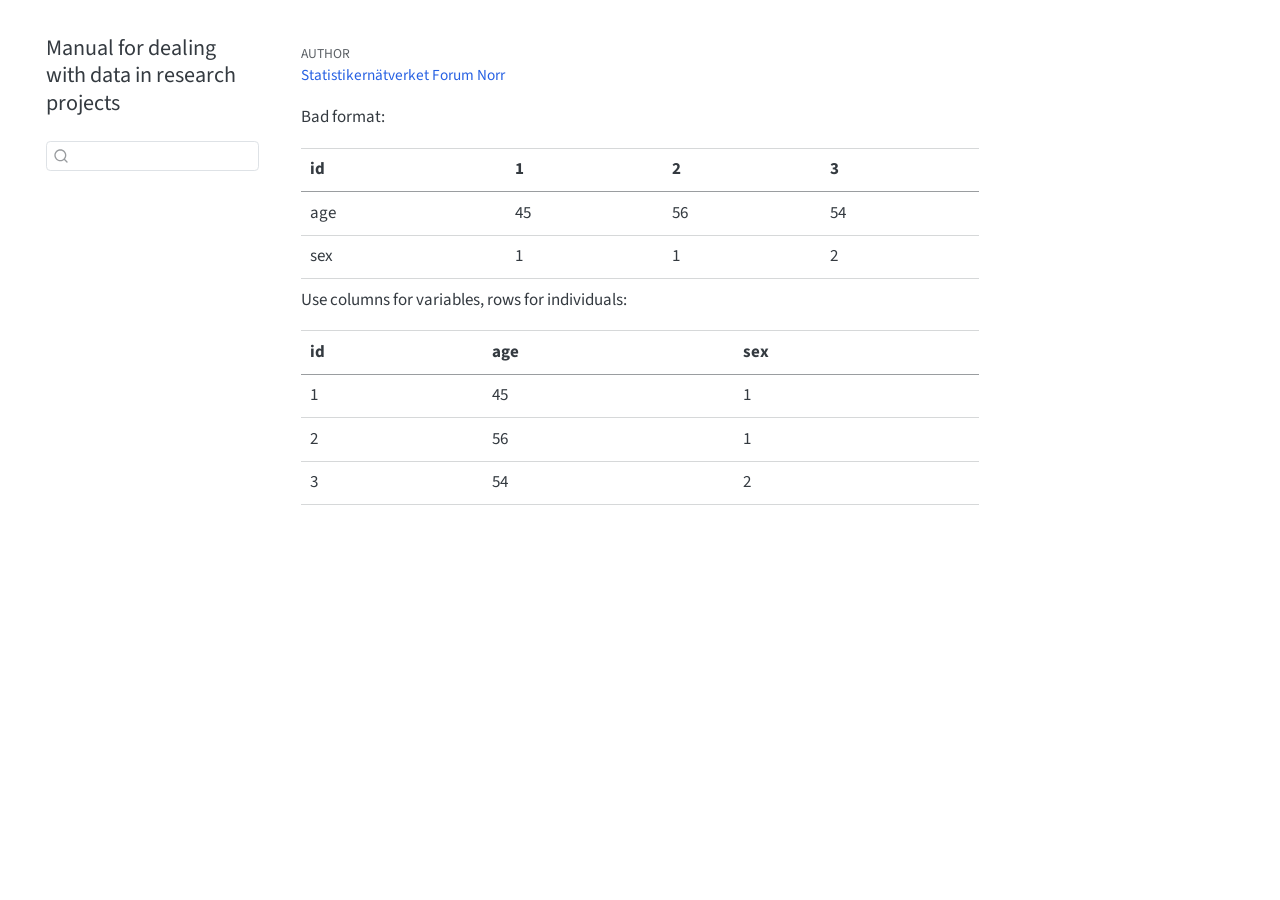
<file: examples_bad_1.html>
<!DOCTYPE html>
<html xmlns="http://www.w3.org/1999/xhtml" lang="en" xml:lang="en"><head>

<meta charset="utf-8">
<meta name="generator" content="quarto-1.10.18">

<meta name="viewport" content="width=device-width, initial-scale=1.0, user-scalable=yes">

<meta name="author" content="Statistikernätverket Forum Norr">

<title>examples_bad_1 – Manual for dealing with data in research projects</title>
<style>
/* Default styles provided by pandoc.
** See https://pandoc.org/MANUAL.html#variables-for-html for config info.
*/
span.smallcaps{font-variant: small-caps;}
div.columns{display: flex; gap: 1.5em;}
div.column{flex: auto;}
@media screen {
div.columns{gap: min(4vw, 1.5em);}
div.column{overflow-x: auto;}
}
div.hanging-indent{margin-left: 1.5em; text-indent: -1.5em;}
ul.task-list{list-style: none;}
ul.task-list li input[type="checkbox"] {
  width: 0.8em;
  margin: 0 0.8em 0.2em -1em; /* quarto-specific, see https://github.com/quarto-dev/quarto-cli/issues/4556 */ 
  vertical-align: middle;
}
</style>


<script src="site_libs/quarto-nav/quarto-nav.js"></script>
<script src="site_libs/quarto-nav/headroom.min.js"></script>
<script src="site_libs/clipboard/clipboard.min.js"></script>
<script src="site_libs/quarto-search/autocomplete.umd.js"></script>
<script src="site_libs/quarto-search/fuse.min.js"></script>
<script src="site_libs/quarto-search/quarto-search.js"></script>
<meta name="quarto:offset" content="./">
<script src="site_libs/quarto-html/quarto.js" type="module"></script>
<script src="site_libs/quarto-html/tabsets/tabsets.js" type="module"></script>
<script src="site_libs/quarto-html/popper.min.js"></script>
<script src="site_libs/quarto-html/tippy.umd.min.js"></script>
<script src="site_libs/quarto-html/anchor.min.js"></script>
<link href="site_libs/quarto-html/tippy.css" rel="stylesheet">
<link href="site_libs/quarto-html/quarto-syntax-highlighting-64a204ab8560d761af7679ceaba22944.css" rel="stylesheet" id="quarto-text-highlighting-styles">
<script src="site_libs/bootstrap/bootstrap.min.js"></script>
<link href="site_libs/bootstrap/bootstrap-icons.css" rel="stylesheet">
<link href="site_libs/bootstrap/bootstrap-55617497126496852ff9f5a59253c640.min.css" rel="stylesheet" append-hash="true" id="quarto-bootstrap" data-mode="light">
<script id="quarto-search-options" type="application/json">{
  "location": "sidebar",
  "copy-button": false,
  "collapse-after": 3,
  "panel-placement": "start",
  "type": "textbox",
  "limit": 50,
  "keyboard-shortcut": [
    "f",
    "/",
    "s"
  ],
  "show-item-context": false,
  "language": {
    "search-no-results-text": "No results",
    "search-matching-documents-text": "matching documents",
    "search-copy-link-title": "Copy link to search",
    "search-hide-matches-text": "Hide additional matches",
    "search-more-match-text": "more match in this document",
    "search-more-matches-text": "more matches in this document",
    "search-clear-button-title": "Clear",
    "search-text-placeholder": "",
    "search-detached-cancel-button-title": "Cancel",
    "search-submit-button-title": "Submit",
    "search-label": "Search"
  }
}</script>


</head>

<body class="nav-sidebar floating quarto-light">

<div id="quarto-search-results"></div>
  <header id="quarto-header" class="headroom fixed-top">
  <nav class="quarto-secondary-nav">
    <div class="container-fluid d-flex">
      <button type="button" class="quarto-btn-toggle btn" data-bs-toggle="collapse" role="button" data-bs-target=".quarto-sidebar-collapse-item" aria-controls="quarto-sidebar" aria-expanded="false" aria-label="Toggle sidebar navigation" onclick="if (window.quartoToggleHeadroom) { window.quartoToggleHeadroom(); }">
        <i class="bi bi-layout-text-sidebar-reverse"></i>
      </button>
        <nav class="quarto-page-breadcrumbs" aria-label="breadcrumb"><ol class="breadcrumb"><li class="breadcrumb-item">
      Manual for dealing with data in research projects
      </li></ol></nav>
        <a class="flex-grow-1" role="navigation" data-bs-toggle="collapse" data-bs-target=".quarto-sidebar-collapse-item" aria-controls="quarto-sidebar" aria-expanded="false" aria-label="Toggle sidebar navigation" onclick="if (window.quartoToggleHeadroom) { window.quartoToggleHeadroom(); }">      
        </a>
      <button type="button" class="btn quarto-search-button" aria-label="Search" onclick="window.quartoOpenSearch();">
        <i class="bi bi-search"></i>
      </button>
    </div>
  </nav>
</header>
<!-- content -->
<div id="quarto-content" class="quarto-container page-columns page-rows-contents page-layout-article">
<!-- sidebar -->
  <nav id="quarto-sidebar" class="sidebar collapse collapse-horizontal quarto-sidebar-collapse-item sidebar-navigation floating overflow-auto">
    <div class="pt-lg-2 mt-2 text-left sidebar-header">
    <div class="sidebar-title mb-0 py-0">
      <a href="./">Manual for dealing with data in research projects</a> 
    </div>
      </div>
        <div class="mt-2 flex-shrink-0 align-items-center">
        <div class="sidebar-search">
        <div id="quarto-search" class="" title="Search"></div>
        </div>
        </div>
    
</nav>
<div id="quarto-sidebar-glass" class="quarto-sidebar-collapse-item" data-bs-toggle="collapse" data-bs-target=".quarto-sidebar-collapse-item"></div>
<!-- margin-sidebar -->
    <div id="quarto-margin-sidebar" class="sidebar margin-sidebar zindex-bottom">
    </div>
<!-- main -->
<main class="content" id="quarto-document-content">

<header id="title-block-header" class="quarto-title-block default">
<div class="quarto-title">
</div>



<div class="quarto-title-meta">

    <div>
    <div class="quarto-title-meta-heading">Author</div>
    <div class="quarto-title-meta-contents">
             <p><a href="https://canvas.umu.se/courses/2600">Statistikernätverket Forum Norr</a> </p>
          </div>
  </div>
    
  
    
  </div>
  


</header>


<p>Bad format:</p>
<table class="caption-top table">
<thead>
<tr class="header">
<th>id</th>
<th>1</th>
<th>2</th>
<th>3</th>
</tr>
</thead>
<tbody>
<tr class="odd">
<td>age</td>
<td>45</td>
<td>56</td>
<td>54</td>
</tr>
<tr class="even">
<td>sex</td>
<td>1</td>
<td>1</td>
<td>2</td>
</tr>
</tbody>
</table>
<p>Use columns for variables, rows for individuals:</p>
<table class="caption-top table">
<thead>
<tr class="header">
<th>id</th>
<th>age</th>
<th>sex</th>
</tr>
</thead>
<tbody>
<tr class="odd">
<td>1</td>
<td>45</td>
<td>1</td>
</tr>
<tr class="even">
<td>2</td>
<td>56</td>
<td>1</td>
</tr>
<tr class="odd">
<td>3</td>
<td>54</td>
<td>2</td>
</tr>
</tbody>
</table>



</main> <!-- /main -->
<script id="quarto-html-after-body" type="application/javascript">
  window.document.addEventListener("DOMContentLoaded", function (event) {
    const icon = "";
    const anchorJS = new window.AnchorJS();
    anchorJS.options = {
      placement: 'right',
      icon: icon
    };
    anchorJS.add('.anchored');
    const isCodeAnnotation = (el) => {
      for (const clz of el.classList) {
        if (clz.startsWith('code-annotation-')) {                     
          return true;
        }
      }
      return false;
    }
    const onCopySuccess = function(e) {
      // button target
      const button = e.trigger;
      // don't keep focus
      button.blur();
      // flash "checked"
      button.classList.add('code-copy-button-checked');
      var currentTitle = button.getAttribute("title");
      button.setAttribute("title", "Copied!");
      let tooltip;
      if (window.bootstrap) {
        button.setAttribute("data-bs-toggle", "tooltip");
        button.setAttribute("data-bs-placement", "left");
        button.setAttribute("data-bs-title", "Copied!");
        tooltip = new bootstrap.Tooltip(button, 
          { trigger: "manual", 
            customClass: "code-copy-button-tooltip",
            offset: [0, -8]});
        tooltip.show();    
      }
      setTimeout(function() {
        if (tooltip) {
          tooltip.hide();
          button.removeAttribute("data-bs-title");
          button.removeAttribute("data-bs-toggle");
          button.removeAttribute("data-bs-placement");
        }
        button.setAttribute("title", currentTitle);
        button.classList.remove('code-copy-button-checked');
      }, 1000);
      // clear code selection
      e.clearSelection();
    }
    const getTextToCopy = function(trigger) {
      const outerScaffold = trigger.parentElement.cloneNode(true);
      const codeEl = outerScaffold.querySelector('code');
      for (const childEl of codeEl.children) {
        if (isCodeAnnotation(childEl)) {
          childEl.remove();
        }
      }
      return codeEl.innerText;
    }
    const clipboard = new window.ClipboardJS('.code-copy-button:not([data-in-quarto-modal])', {
      text: getTextToCopy
    });
    clipboard.on('success', onCopySuccess);
    if (window.document.getElementById('quarto-embedded-source-code-modal')) {
      const clipboardModal = new window.ClipboardJS('.code-copy-button[data-in-quarto-modal]', {
        text: getTextToCopy,
        container: window.document.getElementById('quarto-embedded-source-code-modal')
      });
      clipboardModal.on('success', onCopySuccess);
    }
      var localhostRegex = new RegExp(/^(?:http|https):\/\/localhost\:?[0-9]*\//);
      var mailtoRegex = new RegExp(/^mailto:/);
        var filterRegex = new RegExp('/' + window.location.host + '/');
      var isInternal = (href) => {
          return filterRegex.test(href) || localhostRegex.test(href) || mailtoRegex.test(href);
      }
      // Inspect non-navigation links and adorn them if external
     var links = window.document.querySelectorAll('a[href]:not(.nav-link):not(.navbar-brand):not(.toc-action):not(.sidebar-link):not(.sidebar-item-toggle):not(.pagination-link):not(.no-external):not([aria-hidden]):not(.dropdown-item):not(.quarto-navigation-tool):not(.about-link)');
      for (var i=0; i<links.length; i++) {
        const link = links[i];
        if (!isInternal(link.href)) {
          // undo the damage that might have been done by quarto-nav.js in the case of
          // links that we want to consider external
          if (link.dataset.originalHref !== undefined) {
            link.href = link.dataset.originalHref;
          }
        }
      }
    function tippyHover(el, contentFn, onTriggerFn, onUntriggerFn) {
      const config = {
        allowHTML: true,
        maxWidth: 500,
        delay: 100,
        arrow: false,
        appendTo: function(el) {
            return el.parentElement;
        },
        interactive: true,
        interactiveBorder: 10,
        theme: 'quarto',
        placement: 'bottom-start',
      };
      if (contentFn) {
        config.content = contentFn;
      }
      if (onTriggerFn) {
        config.onTrigger = onTriggerFn;
      }
      if (onUntriggerFn) {
        config.onUntrigger = onUntriggerFn;
      }
      window.tippy(el, config); 
    }
    const noterefs = window.document.querySelectorAll('a[role="doc-noteref"]');
    for (var i=0; i<noterefs.length; i++) {
      const ref = noterefs[i];
      tippyHover(ref, function() {
        // use id or data attribute instead here
        let href = ref.getAttribute('data-footnote-href') || ref.getAttribute('href');
        try { href = new URL(href).hash; } catch {}
        const id = href.replace(/^#\/?/, "");
        const note = window.document.getElementById(id);
        if (note) {
          return note.innerHTML;
        } else {
          return "";
        }
      });
    }
    const xrefs = window.document.querySelectorAll('a.quarto-xref');
    const processXRef = (id, note) => {
      // Strip column container classes
      const stripColumnClz = (el) => {
        el.classList.remove("page-full", "page-columns");
        if (el.children) {
          for (const child of el.children) {
            stripColumnClz(child);
          }
        }
      }
      stripColumnClz(note)
      if (id === null || id.startsWith('sec-')) {
        // Special case sections, only their first couple elements
        const container = document.createElement("div");
        if (note.children && note.children.length > 2) {
          container.appendChild(note.children[0].cloneNode(true));
          for (let i = 1; i < note.children.length; i++) {
            const child = note.children[i];
            if (child.tagName === "P" && child.innerText === "") {
              continue;
            } else {
              container.appendChild(child.cloneNode(true));
              break;
            }
          }
          if (window.Quarto?.typesetMath) {
            window.Quarto.typesetMath(container);
          }
          return container.innerHTML
        } else {
          if (window.Quarto?.typesetMath) {
            window.Quarto.typesetMath(note);
          }
          return note.innerHTML;
        }
      } else {
        // Remove any anchor links if they are present
        const anchorLink = note.querySelector('a.anchorjs-link');
        if (anchorLink) {
          anchorLink.remove();
        }
        if (window.Quarto?.typesetMath) {
          window.Quarto.typesetMath(note);
        }
        if (note.classList.contains("callout")) {
          return note.outerHTML;
        } else {
          return note.innerHTML;
        }
      }
    }
    for (var i=0; i<xrefs.length; i++) {
      const xref = xrefs[i];
      tippyHover(xref, undefined, function(instance) {
        instance.disable();
        let url = xref.getAttribute('href');
        let hash = undefined; 
        if (url.startsWith('#')) {
          hash = url;
        } else {
          try { hash = new URL(url).hash; } catch {}
        }
        if (hash) {
          const id = hash.replace(/^#\/?/, "");
          const note = window.document.getElementById(id);
          if (note !== null) {
            try {
              const html = processXRef(id, note.cloneNode(true));
              instance.setContent(html);
            } finally {
              instance.enable();
              instance.show();
            }
          } else {
            // See if we can fetch this
            fetch(url.split('#')[0])
            .then(res => res.text())
            .then(html => {
              const parser = new DOMParser();
              const htmlDoc = parser.parseFromString(html, "text/html");
              const note = htmlDoc.getElementById(id);
              if (note !== null) {
                const html = processXRef(id, note);
                instance.setContent(html);
              } 
            }).finally(() => {
              instance.enable();
              instance.show();
            });
          }
        } else {
          // See if we can fetch a full url (with no hash to target)
          // This is a special case and we should probably do some content thinning / targeting
          fetch(url)
          .then(res => res.text())
          .then(html => {
            const parser = new DOMParser();
            const htmlDoc = parser.parseFromString(html, "text/html");
            const note = htmlDoc.querySelector('main.content');
            if (note !== null) {
              // This should only happen for chapter cross references
              // (since there is no id in the URL)
              // remove the first header
              if (note.children.length > 0 && note.children[0].tagName === "HEADER") {
                note.children[0].remove();
              }
              const html = processXRef(null, note);
              instance.setContent(html);
            } 
          }).finally(() => {
            instance.enable();
            instance.show();
          });
        }
      }, function(instance) {
      });
    }
        let selectedAnnoteEl;
        const selectorForAnnotation = ( cell, annotation) => {
          let cellAttr = 'data-code-cell="' + cell + '"';
          let lineAttr = 'data-code-annotation="' +  annotation + '"';
          const selector = 'span[' + cellAttr + '][' + lineAttr + ']';
          return selector;
        }
        const selectCodeLines = (annoteEl) => {
          const doc = window.document;
          const targetCell = annoteEl.getAttribute("data-target-cell");
          const targetAnnotation = annoteEl.getAttribute("data-target-annotation");
          const annoteSpan = window.document.querySelector(selectorForAnnotation(targetCell, targetAnnotation));
          const lines = annoteSpan.getAttribute("data-code-lines").split(",");
          const lineIds = lines.map((line) => {
            return targetCell + "-" + line;
          })
          let top = null;
          let height = null;
          let parent = null;
          if (lineIds.length > 0) {
              //compute the position of the single el (top and bottom and make a div)
              const el = window.document.getElementById(lineIds[0]);
              top = el.offsetTop;
              height = el.offsetHeight;
              parent = el.parentElement.parentElement;
            if (lineIds.length > 1) {
              const lastEl = window.document.getElementById(lineIds[lineIds.length - 1]);
              const bottom = lastEl.offsetTop + lastEl.offsetHeight;
              height = bottom - top;
            }
            if (top !== null && height !== null && parent !== null) {
              // cook up a div (if necessary) and position it 
              let div = window.document.getElementById("code-annotation-line-highlight");
              if (div === null) {
                div = window.document.createElement("div");
                div.setAttribute("id", "code-annotation-line-highlight");
                div.style.position = 'absolute';
                parent.appendChild(div);
              }
              div.style.top = top - 2 + "px";
              div.style.height = height + 4 + "px";
              div.style.left = 0;
              let gutterDiv = window.document.getElementById("code-annotation-line-highlight-gutter");
              if (gutterDiv === null) {
                gutterDiv = window.document.createElement("div");
                gutterDiv.setAttribute("id", "code-annotation-line-highlight-gutter");
                gutterDiv.style.position = 'absolute';
                const codeCell = window.document.getElementById(targetCell);
                const gutter = codeCell.querySelector('.code-annotation-gutter');
                gutter.appendChild(gutterDiv);
              }
              gutterDiv.style.top = top - 2 + "px";
              gutterDiv.style.height = height + 4 + "px";
            }
            selectedAnnoteEl = annoteEl;
          }
        };
        const unselectCodeLines = () => {
          const elementsIds = ["code-annotation-line-highlight", "code-annotation-line-highlight-gutter"];
          elementsIds.forEach((elId) => {
            const div = window.document.getElementById(elId);
            if (div) {
              div.remove();
            }
          });
          selectedAnnoteEl = undefined;
        };
          // Handle positioning of the toggle
      window.addEventListener(
        "resize",
        throttle(() => {
          elRect = undefined;
          if (selectedAnnoteEl) {
            selectCodeLines(selectedAnnoteEl);
          }
        }, 10)
      );
      function throttle(fn, ms) {
      let throttle = false;
      let timer;
        return (...args) => {
          if(!throttle) { // first call gets through
              fn.apply(this, args);
              throttle = true;
          } else { // all the others get throttled
              if(timer) clearTimeout(timer); // cancel #2
              timer = setTimeout(() => {
                fn.apply(this, args);
                timer = throttle = false;
              }, ms);
          }
        };
      }
        // Attach click handler to the DT
        const annoteDls = window.document.querySelectorAll('dt[data-target-cell]');
        for (const annoteDlNode of annoteDls) {
          annoteDlNode.addEventListener('click', (event) => {
            const clickedEl = event.target;
            if (clickedEl !== selectedAnnoteEl) {
              unselectCodeLines();
              const activeEl = window.document.querySelector('dt[data-target-cell].code-annotation-active');
              if (activeEl) {
                activeEl.classList.remove('code-annotation-active');
              }
              selectCodeLines(clickedEl);
              clickedEl.classList.add('code-annotation-active');
            } else {
              // Unselect the line
              unselectCodeLines();
              clickedEl.classList.remove('code-annotation-active');
            }
          });
        }
    const findCites = (el) => {
      const parentEl = el.parentElement;
      if (parentEl) {
        const cites = parentEl.dataset.cites;
        if (cites) {
          return {
            el,
            cites: cites.split(' ')
          };
        } else {
          return findCites(el.parentElement)
        }
      } else {
        return undefined;
      }
    };
    var bibliorefs = window.document.querySelectorAll('a[role="doc-biblioref"]');
    for (var i=0; i<bibliorefs.length; i++) {
      const ref = bibliorefs[i];
      const citeInfo = findCites(ref);
      if (citeInfo) {
        tippyHover(citeInfo.el, function() {
          var popup = window.document.createElement('div');
          citeInfo.cites.forEach(function(cite) {
            var citeDiv = window.document.createElement('div');
            citeDiv.classList.add('hanging-indent');
            citeDiv.classList.add('csl-entry');
            var biblioDiv = window.document.getElementById('ref-' + cite);
            if (biblioDiv) {
              citeDiv.innerHTML = biblioDiv.innerHTML;
            }
            popup.appendChild(citeDiv);
          });
          return popup.innerHTML;
        });
      }
    }
  });
  </script>
</div> <!-- /content -->




</body></html>
</file>
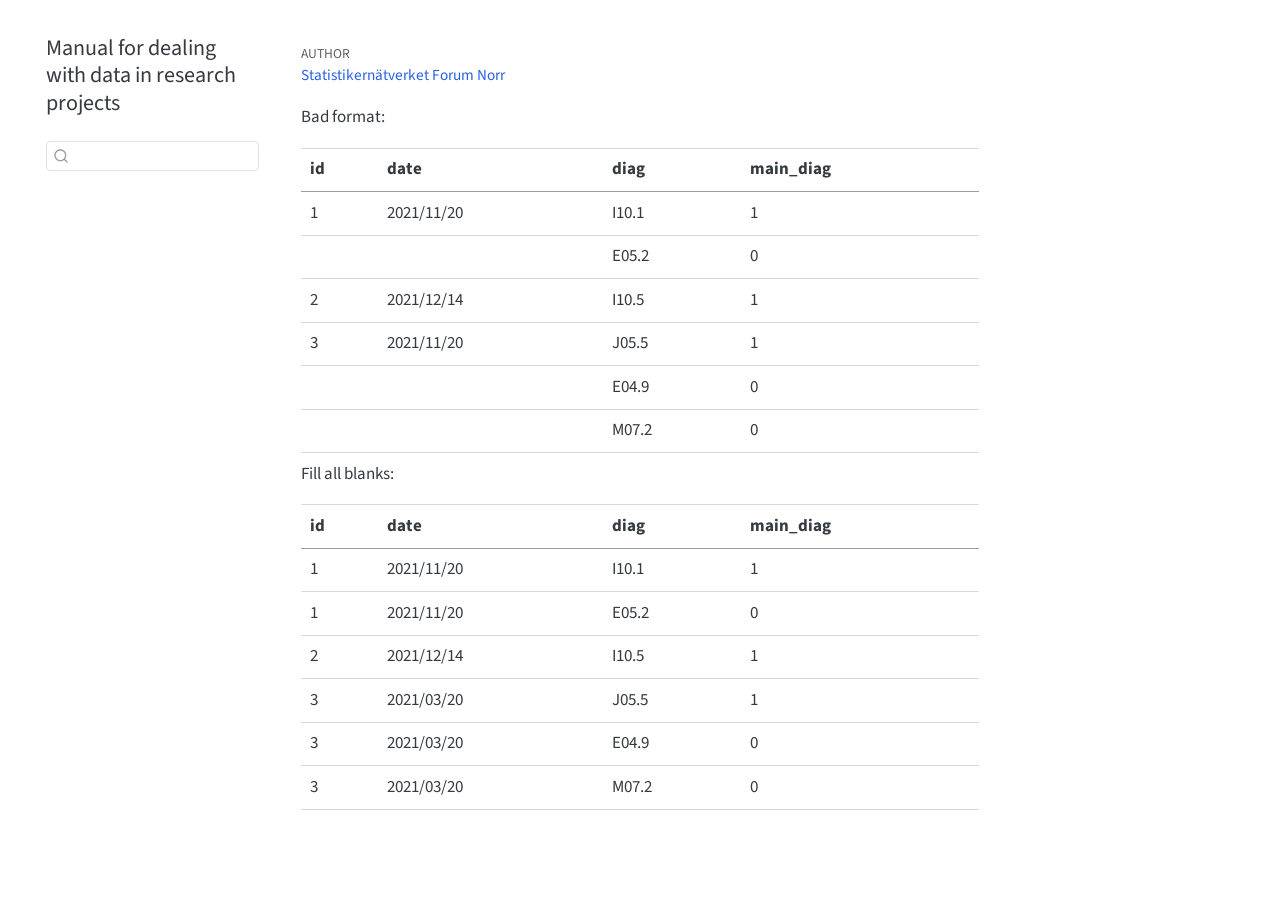
<file: examples_bad_2.html>
<!DOCTYPE html>
<html xmlns="http://www.w3.org/1999/xhtml" lang="en" xml:lang="en"><head>

<meta charset="utf-8">
<meta name="generator" content="quarto-1.10.18">

<meta name="viewport" content="width=device-width, initial-scale=1.0, user-scalable=yes">

<meta name="author" content="Statistikernätverket Forum Norr">

<title>examples_bad_2 – Manual for dealing with data in research projects</title>
<style>
/* Default styles provided by pandoc.
** See https://pandoc.org/MANUAL.html#variables-for-html for config info.
*/
span.smallcaps{font-variant: small-caps;}
div.columns{display: flex; gap: 1.5em;}
div.column{flex: auto;}
@media screen {
div.columns{gap: min(4vw, 1.5em);}
div.column{overflow-x: auto;}
}
div.hanging-indent{margin-left: 1.5em; text-indent: -1.5em;}
ul.task-list{list-style: none;}
ul.task-list li input[type="checkbox"] {
  width: 0.8em;
  margin: 0 0.8em 0.2em -1em; /* quarto-specific, see https://github.com/quarto-dev/quarto-cli/issues/4556 */ 
  vertical-align: middle;
}
</style>


<script src="site_libs/quarto-nav/quarto-nav.js"></script>
<script src="site_libs/quarto-nav/headroom.min.js"></script>
<script src="site_libs/clipboard/clipboard.min.js"></script>
<script src="site_libs/quarto-search/autocomplete.umd.js"></script>
<script src="site_libs/quarto-search/fuse.min.js"></script>
<script src="site_libs/quarto-search/quarto-search.js"></script>
<meta name="quarto:offset" content="./">
<script src="site_libs/quarto-html/quarto.js" type="module"></script>
<script src="site_libs/quarto-html/tabsets/tabsets.js" type="module"></script>
<script src="site_libs/quarto-html/popper.min.js"></script>
<script src="site_libs/quarto-html/tippy.umd.min.js"></script>
<script src="site_libs/quarto-html/anchor.min.js"></script>
<link href="site_libs/quarto-html/tippy.css" rel="stylesheet">
<link href="site_libs/quarto-html/quarto-syntax-highlighting-64a204ab8560d761af7679ceaba22944.css" rel="stylesheet" id="quarto-text-highlighting-styles">
<script src="site_libs/bootstrap/bootstrap.min.js"></script>
<link href="site_libs/bootstrap/bootstrap-icons.css" rel="stylesheet">
<link href="site_libs/bootstrap/bootstrap-55617497126496852ff9f5a59253c640.min.css" rel="stylesheet" append-hash="true" id="quarto-bootstrap" data-mode="light">
<script id="quarto-search-options" type="application/json">{
  "location": "sidebar",
  "copy-button": false,
  "collapse-after": 3,
  "panel-placement": "start",
  "type": "textbox",
  "limit": 50,
  "keyboard-shortcut": [
    "f",
    "/",
    "s"
  ],
  "show-item-context": false,
  "language": {
    "search-no-results-text": "No results",
    "search-matching-documents-text": "matching documents",
    "search-copy-link-title": "Copy link to search",
    "search-hide-matches-text": "Hide additional matches",
    "search-more-match-text": "more match in this document",
    "search-more-matches-text": "more matches in this document",
    "search-clear-button-title": "Clear",
    "search-text-placeholder": "",
    "search-detached-cancel-button-title": "Cancel",
    "search-submit-button-title": "Submit",
    "search-label": "Search"
  }
}</script>


</head>

<body class="nav-sidebar floating quarto-light">

<div id="quarto-search-results"></div>
  <header id="quarto-header" class="headroom fixed-top">
  <nav class="quarto-secondary-nav">
    <div class="container-fluid d-flex">
      <button type="button" class="quarto-btn-toggle btn" data-bs-toggle="collapse" role="button" data-bs-target=".quarto-sidebar-collapse-item" aria-controls="quarto-sidebar" aria-expanded="false" aria-label="Toggle sidebar navigation" onclick="if (window.quartoToggleHeadroom) { window.quartoToggleHeadroom(); }">
        <i class="bi bi-layout-text-sidebar-reverse"></i>
      </button>
        <nav class="quarto-page-breadcrumbs" aria-label="breadcrumb"><ol class="breadcrumb"><li class="breadcrumb-item">
      Manual for dealing with data in research projects
      </li></ol></nav>
        <a class="flex-grow-1" role="navigation" data-bs-toggle="collapse" data-bs-target=".quarto-sidebar-collapse-item" aria-controls="quarto-sidebar" aria-expanded="false" aria-label="Toggle sidebar navigation" onclick="if (window.quartoToggleHeadroom) { window.quartoToggleHeadroom(); }">      
        </a>
      <button type="button" class="btn quarto-search-button" aria-label="Search" onclick="window.quartoOpenSearch();">
        <i class="bi bi-search"></i>
      </button>
    </div>
  </nav>
</header>
<!-- content -->
<div id="quarto-content" class="quarto-container page-columns page-rows-contents page-layout-article">
<!-- sidebar -->
  <nav id="quarto-sidebar" class="sidebar collapse collapse-horizontal quarto-sidebar-collapse-item sidebar-navigation floating overflow-auto">
    <div class="pt-lg-2 mt-2 text-left sidebar-header">
    <div class="sidebar-title mb-0 py-0">
      <a href="./">Manual for dealing with data in research projects</a> 
    </div>
      </div>
        <div class="mt-2 flex-shrink-0 align-items-center">
        <div class="sidebar-search">
        <div id="quarto-search" class="" title="Search"></div>
        </div>
        </div>
    
</nav>
<div id="quarto-sidebar-glass" class="quarto-sidebar-collapse-item" data-bs-toggle="collapse" data-bs-target=".quarto-sidebar-collapse-item"></div>
<!-- margin-sidebar -->
    <div id="quarto-margin-sidebar" class="sidebar margin-sidebar zindex-bottom">
    </div>
<!-- main -->
<main class="content" id="quarto-document-content">

<header id="title-block-header" class="quarto-title-block default">
<div class="quarto-title">
</div>



<div class="quarto-title-meta">

    <div>
    <div class="quarto-title-meta-heading">Author</div>
    <div class="quarto-title-meta-contents">
             <p><a href="https://canvas.umu.se/courses/2600">Statistikernätverket Forum Norr</a> </p>
          </div>
  </div>
    
  
    
  </div>
  


</header>


<p>Bad format:</p>
<table class="caption-top table">
<thead>
<tr class="header">
<th>id</th>
<th>date</th>
<th>diag</th>
<th>main_diag</th>
</tr>
</thead>
<tbody>
<tr class="odd">
<td>1</td>
<td>2021/11/20</td>
<td>I10.1</td>
<td>1</td>
</tr>
<tr class="even">
<td></td>
<td></td>
<td>E05.2</td>
<td>0</td>
</tr>
<tr class="odd">
<td>2</td>
<td>2021/12/14</td>
<td>I10.5</td>
<td>1</td>
</tr>
<tr class="even">
<td>3</td>
<td>2021/11/20</td>
<td>J05.5</td>
<td>1</td>
</tr>
<tr class="odd">
<td></td>
<td></td>
<td>E04.9</td>
<td>0</td>
</tr>
<tr class="even">
<td></td>
<td></td>
<td>M07.2</td>
<td>0</td>
</tr>
</tbody>
</table>
<p>Fill all blanks:</p>
<table class="caption-top table">
<thead>
<tr class="header">
<th>id</th>
<th>date</th>
<th>diag</th>
<th>main_diag</th>
</tr>
</thead>
<tbody>
<tr class="odd">
<td>1</td>
<td>2021/11/20</td>
<td>I10.1</td>
<td>1</td>
</tr>
<tr class="even">
<td>1</td>
<td>2021/11/20</td>
<td>E05.2</td>
<td>0</td>
</tr>
<tr class="odd">
<td>2</td>
<td>2021/12/14</td>
<td>I10.5</td>
<td>1</td>
</tr>
<tr class="even">
<td>3</td>
<td>2021/03/20</td>
<td>J05.5</td>
<td>1</td>
</tr>
<tr class="odd">
<td>3</td>
<td>2021/03/20</td>
<td>E04.9</td>
<td>0</td>
</tr>
<tr class="even">
<td>3</td>
<td>2021/03/20</td>
<td>M07.2</td>
<td>0</td>
</tr>
</tbody>
</table>



</main> <!-- /main -->
<script id="quarto-html-after-body" type="application/javascript">
  window.document.addEventListener("DOMContentLoaded", function (event) {
    const icon = "";
    const anchorJS = new window.AnchorJS();
    anchorJS.options = {
      placement: 'right',
      icon: icon
    };
    anchorJS.add('.anchored');
    const isCodeAnnotation = (el) => {
      for (const clz of el.classList) {
        if (clz.startsWith('code-annotation-')) {                     
          return true;
        }
      }
      return false;
    }
    const onCopySuccess = function(e) {
      // button target
      const button = e.trigger;
      // don't keep focus
      button.blur();
      // flash "checked"
      button.classList.add('code-copy-button-checked');
      var currentTitle = button.getAttribute("title");
      button.setAttribute("title", "Copied!");
      let tooltip;
      if (window.bootstrap) {
        button.setAttribute("data-bs-toggle", "tooltip");
        button.setAttribute("data-bs-placement", "left");
        button.setAttribute("data-bs-title", "Copied!");
        tooltip = new bootstrap.Tooltip(button, 
          { trigger: "manual", 
            customClass: "code-copy-button-tooltip",
            offset: [0, -8]});
        tooltip.show();    
      }
      setTimeout(function() {
        if (tooltip) {
          tooltip.hide();
          button.removeAttribute("data-bs-title");
          button.removeAttribute("data-bs-toggle");
          button.removeAttribute("data-bs-placement");
        }
        button.setAttribute("title", currentTitle);
        button.classList.remove('code-copy-button-checked');
      }, 1000);
      // clear code selection
      e.clearSelection();
    }
    const getTextToCopy = function(trigger) {
      const outerScaffold = trigger.parentElement.cloneNode(true);
      const codeEl = outerScaffold.querySelector('code');
      for (const childEl of codeEl.children) {
        if (isCodeAnnotation(childEl)) {
          childEl.remove();
        }
      }
      return codeEl.innerText;
    }
    const clipboard = new window.ClipboardJS('.code-copy-button:not([data-in-quarto-modal])', {
      text: getTextToCopy
    });
    clipboard.on('success', onCopySuccess);
    if (window.document.getElementById('quarto-embedded-source-code-modal')) {
      const clipboardModal = new window.ClipboardJS('.code-copy-button[data-in-quarto-modal]', {
        text: getTextToCopy,
        container: window.document.getElementById('quarto-embedded-source-code-modal')
      });
      clipboardModal.on('success', onCopySuccess);
    }
      var localhostRegex = new RegExp(/^(?:http|https):\/\/localhost\:?[0-9]*\//);
      var mailtoRegex = new RegExp(/^mailto:/);
        var filterRegex = new RegExp('/' + window.location.host + '/');
      var isInternal = (href) => {
          return filterRegex.test(href) || localhostRegex.test(href) || mailtoRegex.test(href);
      }
      // Inspect non-navigation links and adorn them if external
     var links = window.document.querySelectorAll('a[href]:not(.nav-link):not(.navbar-brand):not(.toc-action):not(.sidebar-link):not(.sidebar-item-toggle):not(.pagination-link):not(.no-external):not([aria-hidden]):not(.dropdown-item):not(.quarto-navigation-tool):not(.about-link)');
      for (var i=0; i<links.length; i++) {
        const link = links[i];
        if (!isInternal(link.href)) {
          // undo the damage that might have been done by quarto-nav.js in the case of
          // links that we want to consider external
          if (link.dataset.originalHref !== undefined) {
            link.href = link.dataset.originalHref;
          }
        }
      }
    function tippyHover(el, contentFn, onTriggerFn, onUntriggerFn) {
      const config = {
        allowHTML: true,
        maxWidth: 500,
        delay: 100,
        arrow: false,
        appendTo: function(el) {
            return el.parentElement;
        },
        interactive: true,
        interactiveBorder: 10,
        theme: 'quarto',
        placement: 'bottom-start',
      };
      if (contentFn) {
        config.content = contentFn;
      }
      if (onTriggerFn) {
        config.onTrigger = onTriggerFn;
      }
      if (onUntriggerFn) {
        config.onUntrigger = onUntriggerFn;
      }
      window.tippy(el, config); 
    }
    const noterefs = window.document.querySelectorAll('a[role="doc-noteref"]');
    for (var i=0; i<noterefs.length; i++) {
      const ref = noterefs[i];
      tippyHover(ref, function() {
        // use id or data attribute instead here
        let href = ref.getAttribute('data-footnote-href') || ref.getAttribute('href');
        try { href = new URL(href).hash; } catch {}
        const id = href.replace(/^#\/?/, "");
        const note = window.document.getElementById(id);
        if (note) {
          return note.innerHTML;
        } else {
          return "";
        }
      });
    }
    const xrefs = window.document.querySelectorAll('a.quarto-xref');
    const processXRef = (id, note) => {
      // Strip column container classes
      const stripColumnClz = (el) => {
        el.classList.remove("page-full", "page-columns");
        if (el.children) {
          for (const child of el.children) {
            stripColumnClz(child);
          }
        }
      }
      stripColumnClz(note)
      if (id === null || id.startsWith('sec-')) {
        // Special case sections, only their first couple elements
        const container = document.createElement("div");
        if (note.children && note.children.length > 2) {
          container.appendChild(note.children[0].cloneNode(true));
          for (let i = 1; i < note.children.length; i++) {
            const child = note.children[i];
            if (child.tagName === "P" && child.innerText === "") {
              continue;
            } else {
              container.appendChild(child.cloneNode(true));
              break;
            }
          }
          if (window.Quarto?.typesetMath) {
            window.Quarto.typesetMath(container);
          }
          return container.innerHTML
        } else {
          if (window.Quarto?.typesetMath) {
            window.Quarto.typesetMath(note);
          }
          return note.innerHTML;
        }
      } else {
        // Remove any anchor links if they are present
        const anchorLink = note.querySelector('a.anchorjs-link');
        if (anchorLink) {
          anchorLink.remove();
        }
        if (window.Quarto?.typesetMath) {
          window.Quarto.typesetMath(note);
        }
        if (note.classList.contains("callout")) {
          return note.outerHTML;
        } else {
          return note.innerHTML;
        }
      }
    }
    for (var i=0; i<xrefs.length; i++) {
      const xref = xrefs[i];
      tippyHover(xref, undefined, function(instance) {
        instance.disable();
        let url = xref.getAttribute('href');
        let hash = undefined; 
        if (url.startsWith('#')) {
          hash = url;
        } else {
          try { hash = new URL(url).hash; } catch {}
        }
        if (hash) {
          const id = hash.replace(/^#\/?/, "");
          const note = window.document.getElementById(id);
          if (note !== null) {
            try {
              const html = processXRef(id, note.cloneNode(true));
              instance.setContent(html);
            } finally {
              instance.enable();
              instance.show();
            }
          } else {
            // See if we can fetch this
            fetch(url.split('#')[0])
            .then(res => res.text())
            .then(html => {
              const parser = new DOMParser();
              const htmlDoc = parser.parseFromString(html, "text/html");
              const note = htmlDoc.getElementById(id);
              if (note !== null) {
                const html = processXRef(id, note);
                instance.setContent(html);
              } 
            }).finally(() => {
              instance.enable();
              instance.show();
            });
          }
        } else {
          // See if we can fetch a full url (with no hash to target)
          // This is a special case and we should probably do some content thinning / targeting
          fetch(url)
          .then(res => res.text())
          .then(html => {
            const parser = new DOMParser();
            const htmlDoc = parser.parseFromString(html, "text/html");
            const note = htmlDoc.querySelector('main.content');
            if (note !== null) {
              // This should only happen for chapter cross references
              // (since there is no id in the URL)
              // remove the first header
              if (note.children.length > 0 && note.children[0].tagName === "HEADER") {
                note.children[0].remove();
              }
              const html = processXRef(null, note);
              instance.setContent(html);
            } 
          }).finally(() => {
            instance.enable();
            instance.show();
          });
        }
      }, function(instance) {
      });
    }
        let selectedAnnoteEl;
        const selectorForAnnotation = ( cell, annotation) => {
          let cellAttr = 'data-code-cell="' + cell + '"';
          let lineAttr = 'data-code-annotation="' +  annotation + '"';
          const selector = 'span[' + cellAttr + '][' + lineAttr + ']';
          return selector;
        }
        const selectCodeLines = (annoteEl) => {
          const doc = window.document;
          const targetCell = annoteEl.getAttribute("data-target-cell");
          const targetAnnotation = annoteEl.getAttribute("data-target-annotation");
          const annoteSpan = window.document.querySelector(selectorForAnnotation(targetCell, targetAnnotation));
          const lines = annoteSpan.getAttribute("data-code-lines").split(",");
          const lineIds = lines.map((line) => {
            return targetCell + "-" + line;
          })
          let top = null;
          let height = null;
          let parent = null;
          if (lineIds.length > 0) {
              //compute the position of the single el (top and bottom and make a div)
              const el = window.document.getElementById(lineIds[0]);
              top = el.offsetTop;
              height = el.offsetHeight;
              parent = el.parentElement.parentElement;
            if (lineIds.length > 1) {
              const lastEl = window.document.getElementById(lineIds[lineIds.length - 1]);
              const bottom = lastEl.offsetTop + lastEl.offsetHeight;
              height = bottom - top;
            }
            if (top !== null && height !== null && parent !== null) {
              // cook up a div (if necessary) and position it 
              let div = window.document.getElementById("code-annotation-line-highlight");
              if (div === null) {
                div = window.document.createElement("div");
                div.setAttribute("id", "code-annotation-line-highlight");
                div.style.position = 'absolute';
                parent.appendChild(div);
              }
              div.style.top = top - 2 + "px";
              div.style.height = height + 4 + "px";
              div.style.left = 0;
              let gutterDiv = window.document.getElementById("code-annotation-line-highlight-gutter");
              if (gutterDiv === null) {
                gutterDiv = window.document.createElement("div");
                gutterDiv.setAttribute("id", "code-annotation-line-highlight-gutter");
                gutterDiv.style.position = 'absolute';
                const codeCell = window.document.getElementById(targetCell);
                const gutter = codeCell.querySelector('.code-annotation-gutter');
                gutter.appendChild(gutterDiv);
              }
              gutterDiv.style.top = top - 2 + "px";
              gutterDiv.style.height = height + 4 + "px";
            }
            selectedAnnoteEl = annoteEl;
          }
        };
        const unselectCodeLines = () => {
          const elementsIds = ["code-annotation-line-highlight", "code-annotation-line-highlight-gutter"];
          elementsIds.forEach((elId) => {
            const div = window.document.getElementById(elId);
            if (div) {
              div.remove();
            }
          });
          selectedAnnoteEl = undefined;
        };
          // Handle positioning of the toggle
      window.addEventListener(
        "resize",
        throttle(() => {
          elRect = undefined;
          if (selectedAnnoteEl) {
            selectCodeLines(selectedAnnoteEl);
          }
        }, 10)
      );
      function throttle(fn, ms) {
      let throttle = false;
      let timer;
        return (...args) => {
          if(!throttle) { // first call gets through
              fn.apply(this, args);
              throttle = true;
          } else { // all the others get throttled
              if(timer) clearTimeout(timer); // cancel #2
              timer = setTimeout(() => {
                fn.apply(this, args);
                timer = throttle = false;
              }, ms);
          }
        };
      }
        // Attach click handler to the DT
        const annoteDls = window.document.querySelectorAll('dt[data-target-cell]');
        for (const annoteDlNode of annoteDls) {
          annoteDlNode.addEventListener('click', (event) => {
            const clickedEl = event.target;
            if (clickedEl !== selectedAnnoteEl) {
              unselectCodeLines();
              const activeEl = window.document.querySelector('dt[data-target-cell].code-annotation-active');
              if (activeEl) {
                activeEl.classList.remove('code-annotation-active');
              }
              selectCodeLines(clickedEl);
              clickedEl.classList.add('code-annotation-active');
            } else {
              // Unselect the line
              unselectCodeLines();
              clickedEl.classList.remove('code-annotation-active');
            }
          });
        }
    const findCites = (el) => {
      const parentEl = el.parentElement;
      if (parentEl) {
        const cites = parentEl.dataset.cites;
        if (cites) {
          return {
            el,
            cites: cites.split(' ')
          };
        } else {
          return findCites(el.parentElement)
        }
      } else {
        return undefined;
      }
    };
    var bibliorefs = window.document.querySelectorAll('a[role="doc-biblioref"]');
    for (var i=0; i<bibliorefs.length; i++) {
      const ref = bibliorefs[i];
      const citeInfo = findCites(ref);
      if (citeInfo) {
        tippyHover(citeInfo.el, function() {
          var popup = window.document.createElement('div');
          citeInfo.cites.forEach(function(cite) {
            var citeDiv = window.document.createElement('div');
            citeDiv.classList.add('hanging-indent');
            citeDiv.classList.add('csl-entry');
            var biblioDiv = window.document.getElementById('ref-' + cite);
            if (biblioDiv) {
              citeDiv.innerHTML = biblioDiv.innerHTML;
            }
            popup.appendChild(citeDiv);
          });
          return popup.innerHTML;
        });
      }
    }
  });
  </script>
</div> <!-- /content -->




</body></html>
</file>
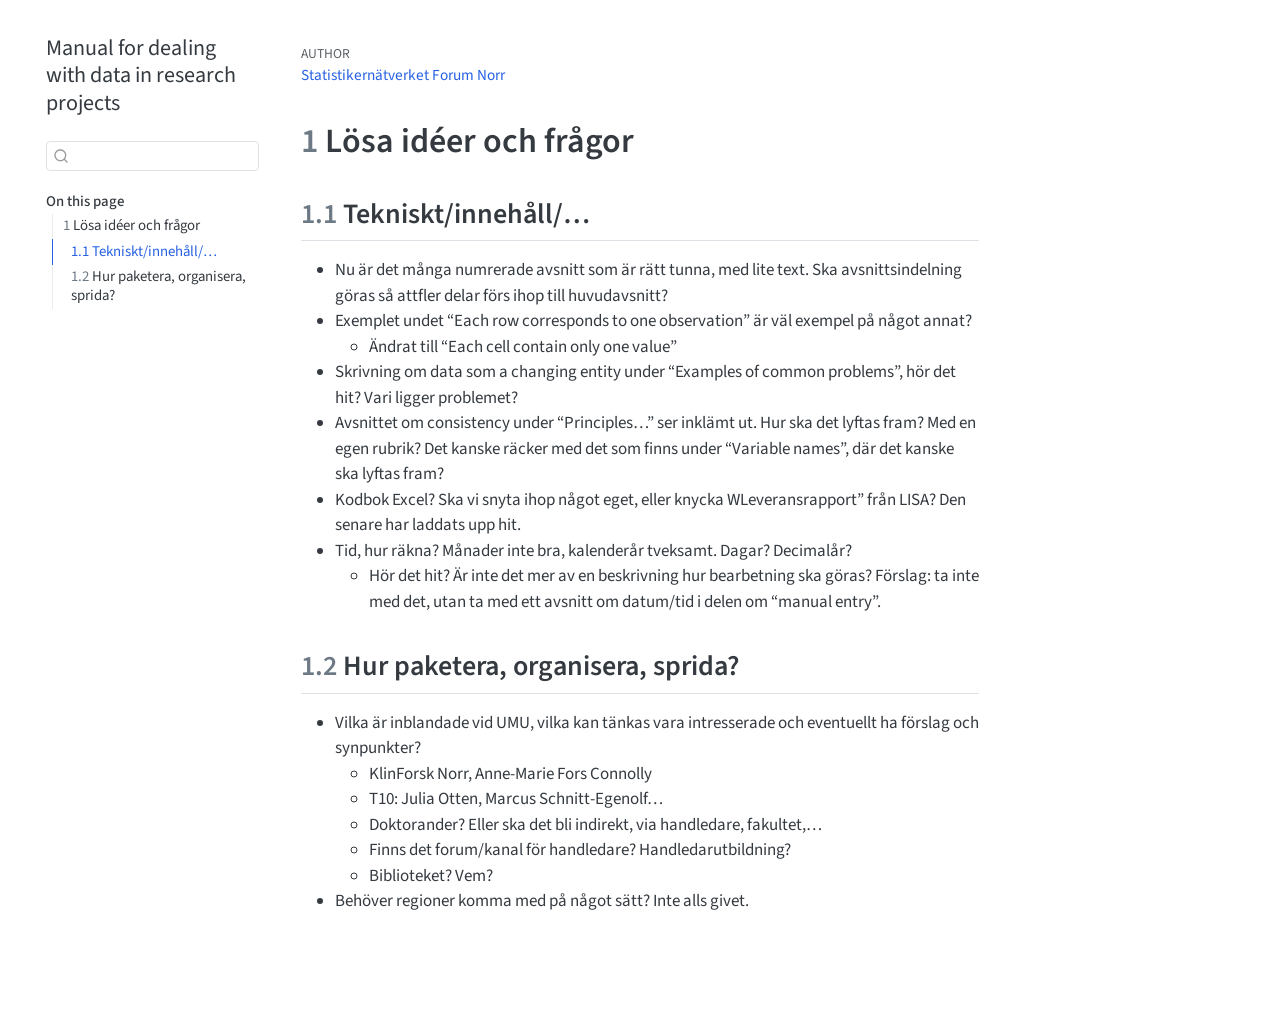
<file: losa_ideer.html>
<!DOCTYPE html>
<html xmlns="http://www.w3.org/1999/xhtml" lang="en" xml:lang="en"><head>

<meta charset="utf-8">
<meta name="generator" content="quarto-1.10.18">

<meta name="viewport" content="width=device-width, initial-scale=1.0, user-scalable=yes">

<meta name="author" content="Statistikernätverket Forum Norr">

<title>losa_ideer – Manual for dealing with data in research projects</title>
<style>
/* Default styles provided by pandoc.
** See https://pandoc.org/MANUAL.html#variables-for-html for config info.
*/
span.smallcaps{font-variant: small-caps;}
div.columns{display: flex; gap: 1.5em;}
div.column{flex: auto;}
@media screen {
div.columns{gap: min(4vw, 1.5em);}
div.column{overflow-x: auto;}
}
div.hanging-indent{margin-left: 1.5em; text-indent: -1.5em;}
ul.task-list{list-style: none;}
ul.task-list li input[type="checkbox"] {
  width: 0.8em;
  margin: 0 0.8em 0.2em -1em; /* quarto-specific, see https://github.com/quarto-dev/quarto-cli/issues/4556 */ 
  vertical-align: middle;
}
</style>


<script src="site_libs/quarto-nav/quarto-nav.js"></script>
<script src="site_libs/quarto-nav/headroom.min.js"></script>
<script src="site_libs/clipboard/clipboard.min.js"></script>
<script src="site_libs/quarto-search/autocomplete.umd.js"></script>
<script src="site_libs/quarto-search/fuse.min.js"></script>
<script src="site_libs/quarto-search/quarto-search.js"></script>
<meta name="quarto:offset" content="./">
<script src="site_libs/quarto-html/quarto.js" type="module"></script>
<script src="site_libs/quarto-html/tabsets/tabsets.js" type="module"></script>
<script src="site_libs/quarto-html/popper.min.js"></script>
<script src="site_libs/quarto-html/tippy.umd.min.js"></script>
<script src="site_libs/quarto-html/anchor.min.js"></script>
<link href="site_libs/quarto-html/tippy.css" rel="stylesheet">
<link href="site_libs/quarto-html/quarto-syntax-highlighting-64a204ab8560d761af7679ceaba22944.css" rel="stylesheet" id="quarto-text-highlighting-styles">
<script src="site_libs/bootstrap/bootstrap.min.js"></script>
<link href="site_libs/bootstrap/bootstrap-icons.css" rel="stylesheet">
<link href="site_libs/bootstrap/bootstrap-55617497126496852ff9f5a59253c640.min.css" rel="stylesheet" append-hash="true" id="quarto-bootstrap" data-mode="light">
<script id="quarto-search-options" type="application/json">{
  "location": "sidebar",
  "copy-button": false,
  "collapse-after": 3,
  "panel-placement": "start",
  "type": "textbox",
  "limit": 50,
  "keyboard-shortcut": [
    "f",
    "/",
    "s"
  ],
  "show-item-context": false,
  "language": {
    "search-no-results-text": "No results",
    "search-matching-documents-text": "matching documents",
    "search-copy-link-title": "Copy link to search",
    "search-hide-matches-text": "Hide additional matches",
    "search-more-match-text": "more match in this document",
    "search-more-matches-text": "more matches in this document",
    "search-clear-button-title": "Clear",
    "search-text-placeholder": "",
    "search-detached-cancel-button-title": "Cancel",
    "search-submit-button-title": "Submit",
    "search-label": "Search"
  }
}</script>


</head>

<body class="nav-sidebar floating quarto-light">

<div id="quarto-search-results"></div>
  <header id="quarto-header" class="headroom fixed-top">
  <nav class="quarto-secondary-nav">
    <div class="container-fluid d-flex">
      <button type="button" class="quarto-btn-toggle btn" data-bs-toggle="collapse" role="button" data-bs-target=".quarto-sidebar-collapse-item" aria-controls="quarto-sidebar" aria-expanded="false" aria-label="Toggle sidebar navigation" onclick="if (window.quartoToggleHeadroom) { window.quartoToggleHeadroom(); }">
        <i class="bi bi-layout-text-sidebar-reverse"></i>
      </button>
        <nav class="quarto-page-breadcrumbs" aria-label="breadcrumb"><ol class="breadcrumb"><li class="breadcrumb-item">
      Manual for dealing with data in research projects
      </li></ol></nav>
        <a class="flex-grow-1" role="navigation" data-bs-toggle="collapse" data-bs-target=".quarto-sidebar-collapse-item" aria-controls="quarto-sidebar" aria-expanded="false" aria-label="Toggle sidebar navigation" onclick="if (window.quartoToggleHeadroom) { window.quartoToggleHeadroom(); }">      
        </a>
      <button type="button" class="btn quarto-search-button" aria-label="Search" onclick="window.quartoOpenSearch();">
        <i class="bi bi-search"></i>
      </button>
    </div>
  </nav>
</header>
<!-- content -->
<div id="quarto-content" class="quarto-container page-columns page-rows-contents page-layout-article">
<!-- sidebar -->
  <nav id="quarto-sidebar" class="sidebar collapse collapse-horizontal quarto-sidebar-collapse-item sidebar-navigation floating overflow-auto">
    <div class="pt-lg-2 mt-2 text-left sidebar-header">
    <div class="sidebar-title mb-0 py-0">
      <a href="./">Manual for dealing with data in research projects</a> 
    </div>
      </div>
        <div class="mt-2 flex-shrink-0 align-items-center">
        <div class="sidebar-search">
        <div id="quarto-search" class="" title="Search"></div>
        </div>
        </div>
    <nav id="TOC" role="doc-toc" class="toc-active">
    <h2 id="toc-title">On this page</h2>
   
  <ul>
  <li><a href="#lösa-idéer-och-frågor" id="toc-lösa-idéer-och-frågor" class="nav-link active" data-scroll-target="#lösa-idéer-och-frågor"><span class="header-section-number">1</span> Lösa idéer och frågor</a>
  <ul class="collapse">
  <li><a href="#teknisktinnehåll" id="toc-teknisktinnehåll" class="nav-link" data-scroll-target="#teknisktinnehåll"><span class="header-section-number">1.1</span> Tekniskt/innehåll/…</a></li>
  <li><a href="#hur-paketera-organisera-sprida" id="toc-hur-paketera-organisera-sprida" class="nav-link" data-scroll-target="#hur-paketera-organisera-sprida"><span class="header-section-number">1.2</span> Hur paketera, organisera, sprida?</a></li>
  </ul></li>
  </ul>
</nav>
</nav>
<div id="quarto-sidebar-glass" class="quarto-sidebar-collapse-item" data-bs-toggle="collapse" data-bs-target=".quarto-sidebar-collapse-item"></div>
<!-- margin-sidebar -->
    <div id="quarto-margin-sidebar" class="sidebar margin-sidebar zindex-bottom">
    </div>
<!-- main -->
<main class="content" id="quarto-document-content">

<header id="title-block-header" class="quarto-title-block default">
<div class="quarto-title">
</div>



<div class="quarto-title-meta">

    <div>
    <div class="quarto-title-meta-heading">Author</div>
    <div class="quarto-title-meta-contents">
             <p><a href="https://canvas.umu.se/courses/2600">Statistikernätverket Forum Norr</a> </p>
          </div>
  </div>
    
  
    
  </div>
  


</header>


<section id="lösa-idéer-och-frågor" class="level1" data-number="1">
<h1 data-number="1"><span class="header-section-number">1</span> Lösa idéer och frågor</h1>
<section id="teknisktinnehåll" class="level2" data-number="1.1">
<h2 data-number="1.1" class="anchored" data-anchor-id="teknisktinnehåll"><span class="header-section-number">1.1</span> Tekniskt/innehåll/…</h2>
<ul>
<li>Nu är det många numrerade avsnitt som är rätt tunna, med lite text. Ska avsnittsindelning göras så attfler delar förs ihop till huvudavsnitt?</li>
<li>Exemplet undet “Each row corresponds to one observation” är väl exempel på något annat?
<ul>
<li>Ändrat till “Each cell contain only one value”</li>
</ul></li>
<li>Skrivning om data som a changing entity under “Examples of common problems”, hör det hit? Vari ligger problemet?</li>
<li>Avsnittet om consistency under “Principles…” ser inklämt ut. Hur ska det lyftas fram? Med en egen rubrik? Det kanske räcker med det som finns under “Variable names”, där det kanske ska lyftas fram?</li>
<li>Kodbok Excel? Ska vi snyta ihop något eget, eller knycka WLeveransrapport” från LISA? Den senare har laddats upp hit.</li>
<li>Tid, hur räkna? Månader inte bra, kalenderår tveksamt. Dagar? Decimalår?
<ul>
<li>Hör det hit? Är inte det mer av en beskrivning hur bearbetning ska göras? Förslag: ta inte med det, utan ta med ett avsnitt om datum/tid i delen om “manual entry”.</li>
</ul></li>
</ul>
</section>
<section id="hur-paketera-organisera-sprida" class="level2" data-number="1.2">
<h2 data-number="1.2" class="anchored" data-anchor-id="hur-paketera-organisera-sprida"><span class="header-section-number">1.2</span> Hur paketera, organisera, sprida?</h2>
<ul>
<li>Vilka är inblandade vid UMU, vilka kan tänkas vara intresserade och eventuellt ha förslag och synpunkter?
<ul>
<li>KlinForsk Norr, Anne-Marie Fors Connolly</li>
<li>T10: Julia Otten, Marcus Schnitt-Egenolf…</li>
<li>Doktorander? Eller ska det bli indirekt, via handledare, fakultet,…</li>
<li>Finns det forum/kanal för handledare? Handledarutbildning?</li>
<li>Biblioteket? Vem?</li>
</ul></li>
<li>Behöver regioner komma med på något sätt? Inte alls givet.</li>
</ul>


</section>
</section>

</main> <!-- /main -->
<script id="quarto-html-after-body" type="application/javascript">
  window.document.addEventListener("DOMContentLoaded", function (event) {
    const icon = "";
    const anchorJS = new window.AnchorJS();
    anchorJS.options = {
      placement: 'right',
      icon: icon
    };
    anchorJS.add('.anchored');
    const isCodeAnnotation = (el) => {
      for (const clz of el.classList) {
        if (clz.startsWith('code-annotation-')) {                     
          return true;
        }
      }
      return false;
    }
    const onCopySuccess = function(e) {
      // button target
      const button = e.trigger;
      // don't keep focus
      button.blur();
      // flash "checked"
      button.classList.add('code-copy-button-checked');
      var currentTitle = button.getAttribute("title");
      button.setAttribute("title", "Copied!");
      let tooltip;
      if (window.bootstrap) {
        button.setAttribute("data-bs-toggle", "tooltip");
        button.setAttribute("data-bs-placement", "left");
        button.setAttribute("data-bs-title", "Copied!");
        tooltip = new bootstrap.Tooltip(button, 
          { trigger: "manual", 
            customClass: "code-copy-button-tooltip",
            offset: [0, -8]});
        tooltip.show();    
      }
      setTimeout(function() {
        if (tooltip) {
          tooltip.hide();
          button.removeAttribute("data-bs-title");
          button.removeAttribute("data-bs-toggle");
          button.removeAttribute("data-bs-placement");
        }
        button.setAttribute("title", currentTitle);
        button.classList.remove('code-copy-button-checked');
      }, 1000);
      // clear code selection
      e.clearSelection();
    }
    const getTextToCopy = function(trigger) {
      const outerScaffold = trigger.parentElement.cloneNode(true);
      const codeEl = outerScaffold.querySelector('code');
      for (const childEl of codeEl.children) {
        if (isCodeAnnotation(childEl)) {
          childEl.remove();
        }
      }
      return codeEl.innerText;
    }
    const clipboard = new window.ClipboardJS('.code-copy-button:not([data-in-quarto-modal])', {
      text: getTextToCopy
    });
    clipboard.on('success', onCopySuccess);
    if (window.document.getElementById('quarto-embedded-source-code-modal')) {
      const clipboardModal = new window.ClipboardJS('.code-copy-button[data-in-quarto-modal]', {
        text: getTextToCopy,
        container: window.document.getElementById('quarto-embedded-source-code-modal')
      });
      clipboardModal.on('success', onCopySuccess);
    }
      var localhostRegex = new RegExp(/^(?:http|https):\/\/localhost\:?[0-9]*\//);
      var mailtoRegex = new RegExp(/^mailto:/);
        var filterRegex = new RegExp('/' + window.location.host + '/');
      var isInternal = (href) => {
          return filterRegex.test(href) || localhostRegex.test(href) || mailtoRegex.test(href);
      }
      // Inspect non-navigation links and adorn them if external
     var links = window.document.querySelectorAll('a[href]:not(.nav-link):not(.navbar-brand):not(.toc-action):not(.sidebar-link):not(.sidebar-item-toggle):not(.pagination-link):not(.no-external):not([aria-hidden]):not(.dropdown-item):not(.quarto-navigation-tool):not(.about-link)');
      for (var i=0; i<links.length; i++) {
        const link = links[i];
        if (!isInternal(link.href)) {
          // undo the damage that might have been done by quarto-nav.js in the case of
          // links that we want to consider external
          if (link.dataset.originalHref !== undefined) {
            link.href = link.dataset.originalHref;
          }
        }
      }
    function tippyHover(el, contentFn, onTriggerFn, onUntriggerFn) {
      const config = {
        allowHTML: true,
        maxWidth: 500,
        delay: 100,
        arrow: false,
        appendTo: function(el) {
            return el.parentElement;
        },
        interactive: true,
        interactiveBorder: 10,
        theme: 'quarto',
        placement: 'bottom-start',
      };
      if (contentFn) {
        config.content = contentFn;
      }
      if (onTriggerFn) {
        config.onTrigger = onTriggerFn;
      }
      if (onUntriggerFn) {
        config.onUntrigger = onUntriggerFn;
      }
      window.tippy(el, config); 
    }
    const noterefs = window.document.querySelectorAll('a[role="doc-noteref"]');
    for (var i=0; i<noterefs.length; i++) {
      const ref = noterefs[i];
      tippyHover(ref, function() {
        // use id or data attribute instead here
        let href = ref.getAttribute('data-footnote-href') || ref.getAttribute('href');
        try { href = new URL(href).hash; } catch {}
        const id = href.replace(/^#\/?/, "");
        const note = window.document.getElementById(id);
        if (note) {
          return note.innerHTML;
        } else {
          return "";
        }
      });
    }
    const xrefs = window.document.querySelectorAll('a.quarto-xref');
    const processXRef = (id, note) => {
      // Strip column container classes
      const stripColumnClz = (el) => {
        el.classList.remove("page-full", "page-columns");
        if (el.children) {
          for (const child of el.children) {
            stripColumnClz(child);
          }
        }
      }
      stripColumnClz(note)
      if (id === null || id.startsWith('sec-')) {
        // Special case sections, only their first couple elements
        const container = document.createElement("div");
        if (note.children && note.children.length > 2) {
          container.appendChild(note.children[0].cloneNode(true));
          for (let i = 1; i < note.children.length; i++) {
            const child = note.children[i];
            if (child.tagName === "P" && child.innerText === "") {
              continue;
            } else {
              container.appendChild(child.cloneNode(true));
              break;
            }
          }
          if (window.Quarto?.typesetMath) {
            window.Quarto.typesetMath(container);
          }
          return container.innerHTML
        } else {
          if (window.Quarto?.typesetMath) {
            window.Quarto.typesetMath(note);
          }
          return note.innerHTML;
        }
      } else {
        // Remove any anchor links if they are present
        const anchorLink = note.querySelector('a.anchorjs-link');
        if (anchorLink) {
          anchorLink.remove();
        }
        if (window.Quarto?.typesetMath) {
          window.Quarto.typesetMath(note);
        }
        if (note.classList.contains("callout")) {
          return note.outerHTML;
        } else {
          return note.innerHTML;
        }
      }
    }
    for (var i=0; i<xrefs.length; i++) {
      const xref = xrefs[i];
      tippyHover(xref, undefined, function(instance) {
        instance.disable();
        let url = xref.getAttribute('href');
        let hash = undefined; 
        if (url.startsWith('#')) {
          hash = url;
        } else {
          try { hash = new URL(url).hash; } catch {}
        }
        if (hash) {
          const id = hash.replace(/^#\/?/, "");
          const note = window.document.getElementById(id);
          if (note !== null) {
            try {
              const html = processXRef(id, note.cloneNode(true));
              instance.setContent(html);
            } finally {
              instance.enable();
              instance.show();
            }
          } else {
            // See if we can fetch this
            fetch(url.split('#')[0])
            .then(res => res.text())
            .then(html => {
              const parser = new DOMParser();
              const htmlDoc = parser.parseFromString(html, "text/html");
              const note = htmlDoc.getElementById(id);
              if (note !== null) {
                const html = processXRef(id, note);
                instance.setContent(html);
              } 
            }).finally(() => {
              instance.enable();
              instance.show();
            });
          }
        } else {
          // See if we can fetch a full url (with no hash to target)
          // This is a special case and we should probably do some content thinning / targeting
          fetch(url)
          .then(res => res.text())
          .then(html => {
            const parser = new DOMParser();
            const htmlDoc = parser.parseFromString(html, "text/html");
            const note = htmlDoc.querySelector('main.content');
            if (note !== null) {
              // This should only happen for chapter cross references
              // (since there is no id in the URL)
              // remove the first header
              if (note.children.length > 0 && note.children[0].tagName === "HEADER") {
                note.children[0].remove();
              }
              const html = processXRef(null, note);
              instance.setContent(html);
            } 
          }).finally(() => {
            instance.enable();
            instance.show();
          });
        }
      }, function(instance) {
      });
    }
        let selectedAnnoteEl;
        const selectorForAnnotation = ( cell, annotation) => {
          let cellAttr = 'data-code-cell="' + cell + '"';
          let lineAttr = 'data-code-annotation="' +  annotation + '"';
          const selector = 'span[' + cellAttr + '][' + lineAttr + ']';
          return selector;
        }
        const selectCodeLines = (annoteEl) => {
          const doc = window.document;
          const targetCell = annoteEl.getAttribute("data-target-cell");
          const targetAnnotation = annoteEl.getAttribute("data-target-annotation");
          const annoteSpan = window.document.querySelector(selectorForAnnotation(targetCell, targetAnnotation));
          const lines = annoteSpan.getAttribute("data-code-lines").split(",");
          const lineIds = lines.map((line) => {
            return targetCell + "-" + line;
          })
          let top = null;
          let height = null;
          let parent = null;
          if (lineIds.length > 0) {
              //compute the position of the single el (top and bottom and make a div)
              const el = window.document.getElementById(lineIds[0]);
              top = el.offsetTop;
              height = el.offsetHeight;
              parent = el.parentElement.parentElement;
            if (lineIds.length > 1) {
              const lastEl = window.document.getElementById(lineIds[lineIds.length - 1]);
              const bottom = lastEl.offsetTop + lastEl.offsetHeight;
              height = bottom - top;
            }
            if (top !== null && height !== null && parent !== null) {
              // cook up a div (if necessary) and position it 
              let div = window.document.getElementById("code-annotation-line-highlight");
              if (div === null) {
                div = window.document.createElement("div");
                div.setAttribute("id", "code-annotation-line-highlight");
                div.style.position = 'absolute';
                parent.appendChild(div);
              }
              div.style.top = top - 2 + "px";
              div.style.height = height + 4 + "px";
              div.style.left = 0;
              let gutterDiv = window.document.getElementById("code-annotation-line-highlight-gutter");
              if (gutterDiv === null) {
                gutterDiv = window.document.createElement("div");
                gutterDiv.setAttribute("id", "code-annotation-line-highlight-gutter");
                gutterDiv.style.position = 'absolute';
                const codeCell = window.document.getElementById(targetCell);
                const gutter = codeCell.querySelector('.code-annotation-gutter');
                gutter.appendChild(gutterDiv);
              }
              gutterDiv.style.top = top - 2 + "px";
              gutterDiv.style.height = height + 4 + "px";
            }
            selectedAnnoteEl = annoteEl;
          }
        };
        const unselectCodeLines = () => {
          const elementsIds = ["code-annotation-line-highlight", "code-annotation-line-highlight-gutter"];
          elementsIds.forEach((elId) => {
            const div = window.document.getElementById(elId);
            if (div) {
              div.remove();
            }
          });
          selectedAnnoteEl = undefined;
        };
          // Handle positioning of the toggle
      window.addEventListener(
        "resize",
        throttle(() => {
          elRect = undefined;
          if (selectedAnnoteEl) {
            selectCodeLines(selectedAnnoteEl);
          }
        }, 10)
      );
      function throttle(fn, ms) {
      let throttle = false;
      let timer;
        return (...args) => {
          if(!throttle) { // first call gets through
              fn.apply(this, args);
              throttle = true;
          } else { // all the others get throttled
              if(timer) clearTimeout(timer); // cancel #2
              timer = setTimeout(() => {
                fn.apply(this, args);
                timer = throttle = false;
              }, ms);
          }
        };
      }
        // Attach click handler to the DT
        const annoteDls = window.document.querySelectorAll('dt[data-target-cell]');
        for (const annoteDlNode of annoteDls) {
          annoteDlNode.addEventListener('click', (event) => {
            const clickedEl = event.target;
            if (clickedEl !== selectedAnnoteEl) {
              unselectCodeLines();
              const activeEl = window.document.querySelector('dt[data-target-cell].code-annotation-active');
              if (activeEl) {
                activeEl.classList.remove('code-annotation-active');
              }
              selectCodeLines(clickedEl);
              clickedEl.classList.add('code-annotation-active');
            } else {
              // Unselect the line
              unselectCodeLines();
              clickedEl.classList.remove('code-annotation-active');
            }
          });
        }
    const findCites = (el) => {
      const parentEl = el.parentElement;
      if (parentEl) {
        const cites = parentEl.dataset.cites;
        if (cites) {
          return {
            el,
            cites: cites.split(' ')
          };
        } else {
          return findCites(el.parentElement)
        }
      } else {
        return undefined;
      }
    };
    var bibliorefs = window.document.querySelectorAll('a[role="doc-biblioref"]');
    for (var i=0; i<bibliorefs.length; i++) {
      const ref = bibliorefs[i];
      const citeInfo = findCites(ref);
      if (citeInfo) {
        tippyHover(citeInfo.el, function() {
          var popup = window.document.createElement('div');
          citeInfo.cites.forEach(function(cite) {
            var citeDiv = window.document.createElement('div');
            citeDiv.classList.add('hanging-indent');
            citeDiv.classList.add('csl-entry');
            var biblioDiv = window.document.getElementById('ref-' + cite);
            if (biblioDiv) {
              citeDiv.innerHTML = biblioDiv.innerHTML;
            }
            popup.appendChild(citeDiv);
          });
          return popup.innerHTML;
        });
      }
    }
  });
  </script>
</div> <!-- /content -->




</body></html>
</file>
<file: site_libs/quarto-html/tippy.css>
.tippy-box[data-animation=fade][data-state=hidden]{opacity:0}[data-tippy-root]{max-width:calc(100vw - 10px)}.tippy-box{position:relative;background-color:#333;color:#fff;border-radius:4px;font-size:14px;line-height:1.4;white-space:normal;outline:0;transition-property:transform,visibility,opacity}.tippy-box[data-placement^=top]>.tippy-arrow{bottom:0}.tippy-box[data-placement^=top]>.tippy-arrow:before{bottom:-7px;left:0;border-width:8px 8px 0;border-top-color:initial;transform-origin:center top}.tippy-box[data-placement^=bottom]>.tippy-arrow{top:0}.tippy-box[data-placement^=bottom]>.tippy-arrow:before{top:-7px;left:0;border-width:0 8px 8px;border-bottom-color:initial;transform-origin:center bottom}.tippy-box[data-placement^=left]>.tippy-arrow{right:0}.tippy-box[data-placement^=left]>.tippy-arrow:before{border-width:8px 0 8px 8px;border-left-color:initial;right:-7px;transform-origin:center left}.tippy-box[data-placement^=right]>.tippy-arrow{left:0}.tippy-box[data-placement^=right]>.tippy-arrow:before{left:-7px;border-width:8px 8px 8px 0;border-right-color:initial;transform-origin:center right}.tippy-box[data-inertia][data-state=visible]{transition-timing-function:cubic-bezier(.54,1.5,.38,1.11)}.tippy-arrow{width:16px;height:16px;color:#333}.tippy-arrow:before{content:"";position:absolute;border-color:transparent;border-style:solid}.tippy-content{position:relative;padding:5px 9px;z-index:1}
</file>
<file: site_libs/quarto-html/quarto-syntax-highlighting-64a204ab8560d761af7679ceaba22944.css>
/* quarto syntax highlight colors */
:root {
  --quarto-hl-ot-color: #003B4F;
  --quarto-hl-at-color: #657422;
  --quarto-hl-ss-color: #20794D;
  --quarto-hl-an-color: #5E5E5E;
  --quarto-hl-fu-color: #4758AB;
  --quarto-hl-st-color: #20794D;
  --quarto-hl-cf-color: #003B4F;
  --quarto-hl-op-color: #5E5E5E;
  --quarto-hl-er-color: #AD0000;
  --quarto-hl-bn-color: #AD0000;
  --quarto-hl-al-color: #AD0000;
  --quarto-hl-va-color: #111111;
  --quarto-hl-bu-color: inherit;
  --quarto-hl-ex-color: inherit;
  --quarto-hl-pp-color: #AD0000;
  --quarto-hl-in-color: #5E5E5E;
  --quarto-hl-vs-color: #20794D;
  --quarto-hl-wa-color: #5E5E5E;
  --quarto-hl-do-color: #5E5E5E;
  --quarto-hl-im-color: #00769E;
  --quarto-hl-ch-color: #20794D;
  --quarto-hl-dt-color: #AD0000;
  --quarto-hl-fl-color: #AD0000;
  --quarto-hl-co-color: #5E5E5E;
  --quarto-hl-cv-color: #5E5E5E;
  --quarto-hl-cn-color: #8f5902;
  --quarto-hl-sc-color: #5E5E5E;
  --quarto-hl-dv-color: #AD0000;
  --quarto-hl-kw-color: #003B4F;
}

/* other quarto variables */
:root {
  --quarto-font-monospace: SFMono-Regular, Menlo, Monaco, Consolas, "Liberation Mono", "Courier New", monospace;
}

/* syntax highlight based on Pandoc's rules */
pre > code.sourceCode > span {
  color: #003B4F;
}

code.sourceCode > span {
  color: #003B4F;
}

div.sourceCode,
div.sourceCode pre.sourceCode {
  color: #003B4F;
}

/* Normal */
code span {
  color: #003B4F;
}

/* Alert */
code span.al {
  color: #AD0000;
  font-style: inherit;
}

/* Annotation */
code span.an {
  color: #5E5E5E;
  font-style: inherit;
}

/* Attribute */
code span.at {
  color: #657422;
  font-style: inherit;
}

/* BaseN */
code span.bn {
  color: #AD0000;
  font-style: inherit;
}

/* BuiltIn */
code span.bu {
  font-style: inherit;
}

/* ControlFlow */
code span.cf {
  color: #003B4F;
  font-weight: bold;
  font-style: inherit;
}

/* Char */
code span.ch {
  color: #20794D;
  font-style: inherit;
}

/* Constant */
code span.cn {
  color: #8f5902;
  font-style: inherit;
}

/* Comment */
code span.co {
  color: #5E5E5E;
  font-style: inherit;
}

/* CommentVar */
code span.cv {
  color: #5E5E5E;
  font-style: italic;
}

/* Documentation */
code span.do {
  color: #5E5E5E;
  font-style: italic;
}

/* DataType */
code span.dt {
  color: #AD0000;
  font-style: inherit;
}

/* DecVal */
code span.dv {
  color: #AD0000;
  font-style: inherit;
}

/* Error */
code span.er {
  color: #AD0000;
  font-style: inherit;
}

/* Extension */
code span.ex {
  font-style: inherit;
}

/* Float */
code span.fl {
  color: #AD0000;
  font-style: inherit;
}

/* Function */
code span.fu {
  color: #4758AB;
  font-style: inherit;
}

/* Import */
code span.im {
  color: #00769E;
  font-style: inherit;
}

/* Information */
code span.in {
  color: #5E5E5E;
  font-style: inherit;
}

/* Keyword */
code span.kw {
  color: #003B4F;
  font-weight: bold;
  font-style: inherit;
}

/* Operator */
code span.op {
  color: #5E5E5E;
  font-style: inherit;
}

/* Other */
code span.ot {
  color: #003B4F;
  font-style: inherit;
}

/* Preprocessor */
code span.pp {
  color: #AD0000;
  font-style: inherit;
}

/* SpecialChar */
code span.sc {
  color: #5E5E5E;
  font-style: inherit;
}

/* SpecialString */
code span.ss {
  color: #20794D;
  font-style: inherit;
}

/* String */
code span.st {
  color: #20794D;
  font-style: inherit;
}

/* Variable */
code span.va {
  color: #111111;
  font-style: inherit;
}

/* VerbatimString */
code span.vs {
  color: #20794D;
  font-style: inherit;
}

/* Warning */
code span.wa {
  color: #5E5E5E;
  font-style: italic;
}

.prevent-inlining {
  content: "</";
}

/*# sourceMappingURL=9d8d5bb603a83b8298b89080a598c93b.css.map */
</file>
<file: site_libs/quarto-diagram/mermaid.css>
.mermaidTooltip {
  position: absolute;
  text-align: center;
  max-width: 200px;
  padding: 2px;
  font-family: "trebuchet ms", verdana, arial;
  font-size: 12px;
  background: #ffffde;
  border: 1px solid #aaaa33;
  border-radius: 2px;
  pointer-events: none;
  z-index: 1000;
}
</file>
